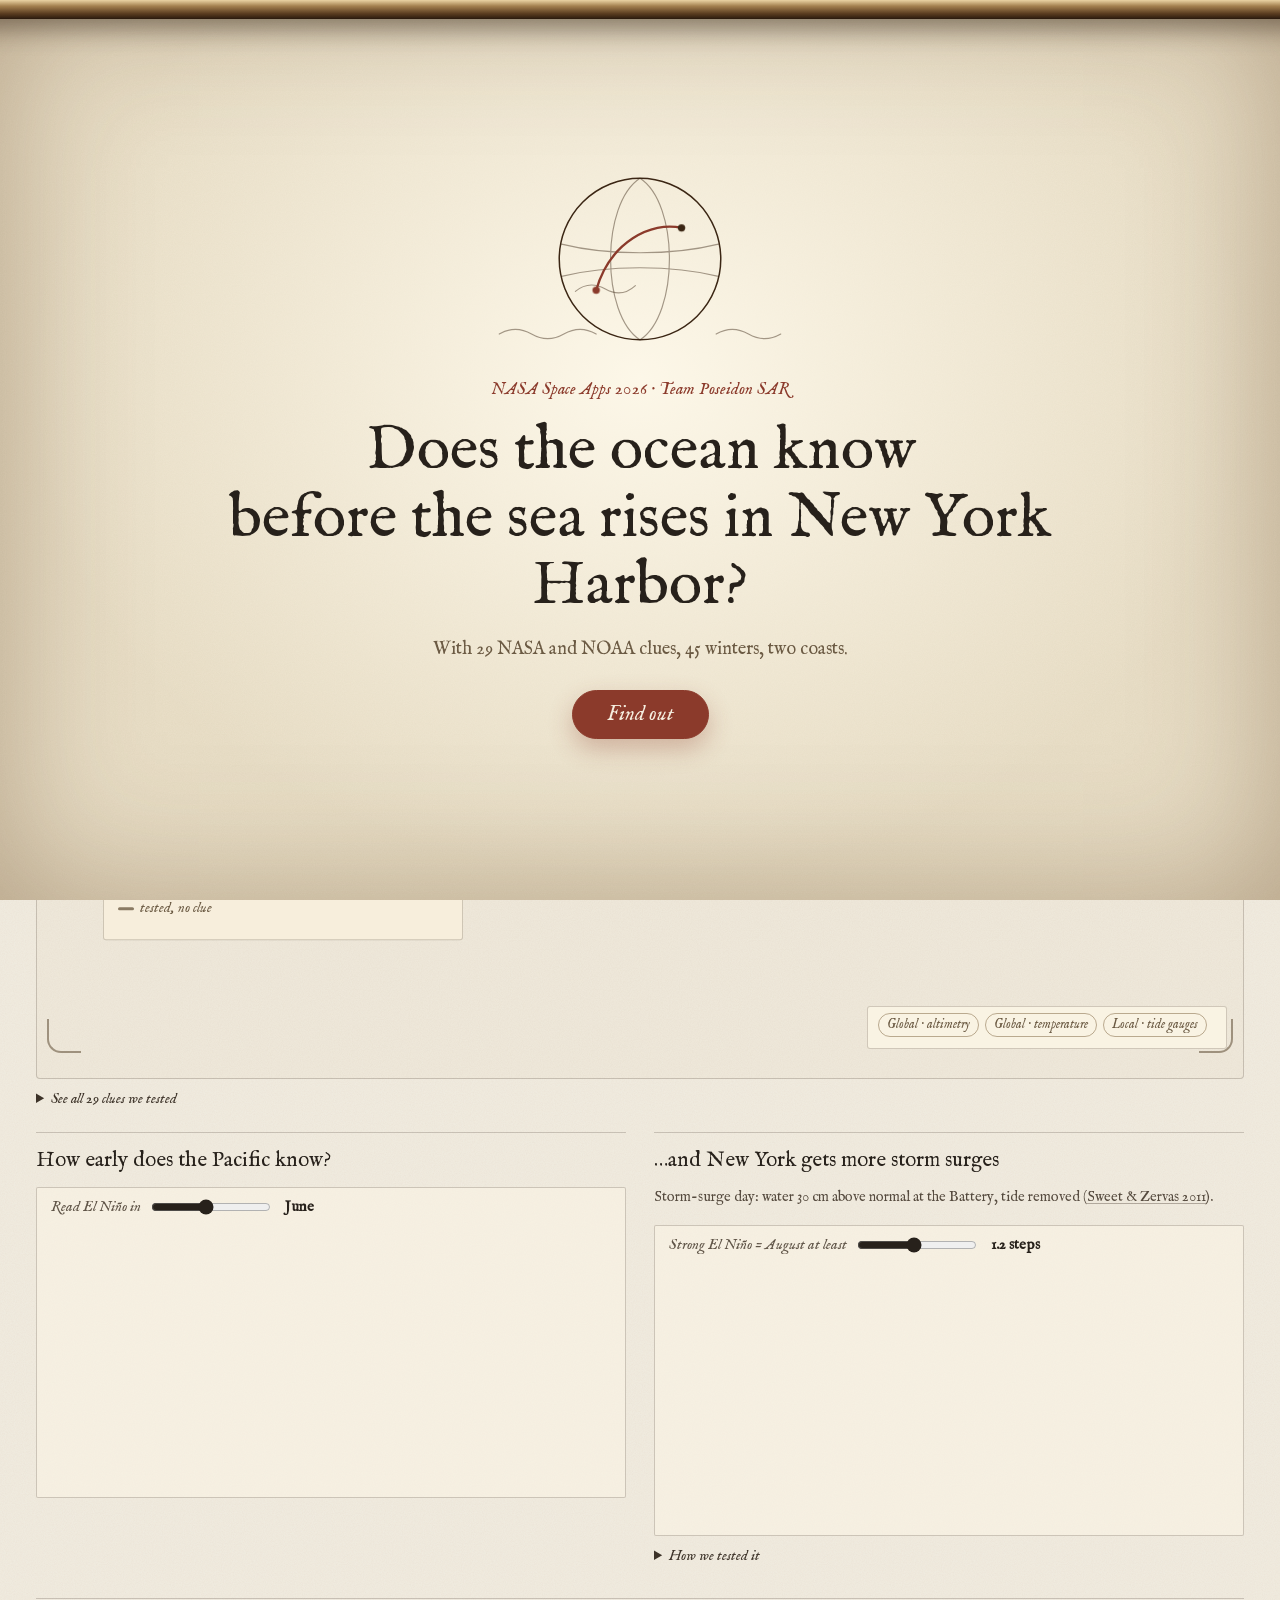
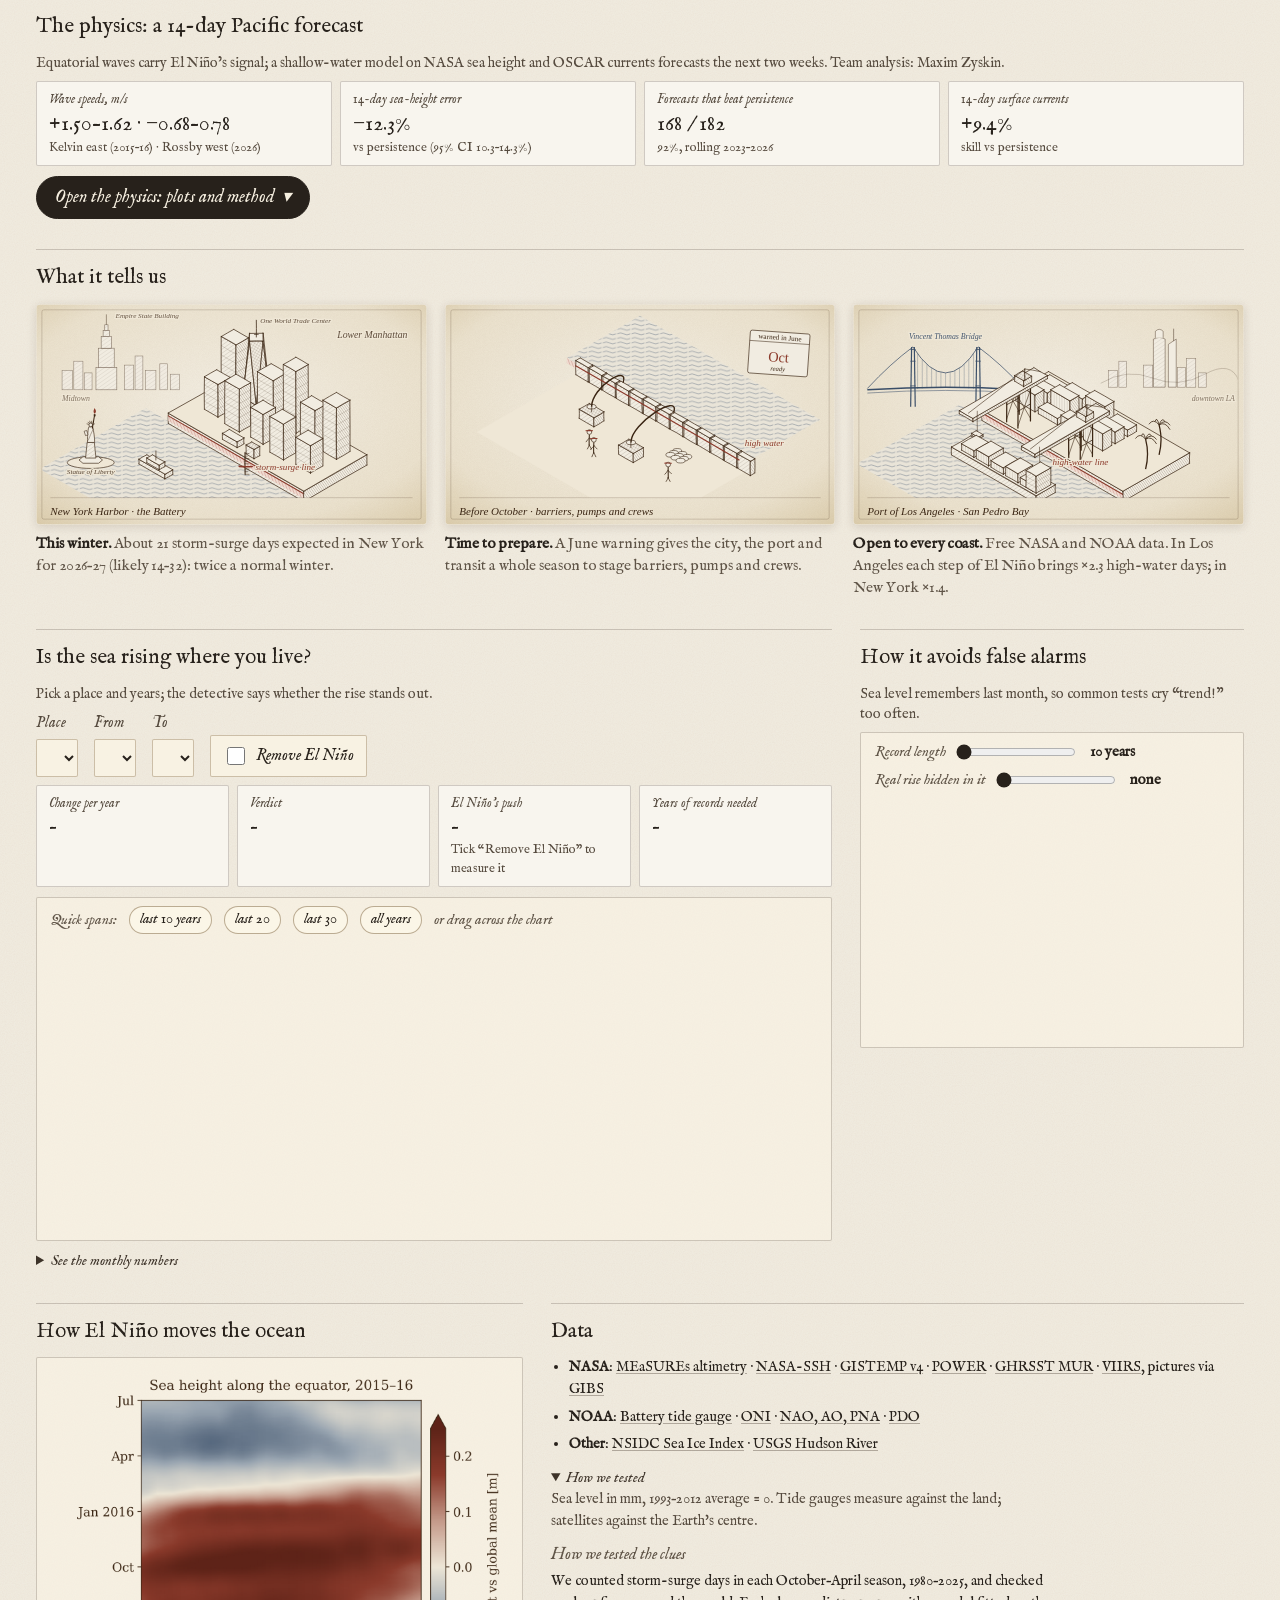
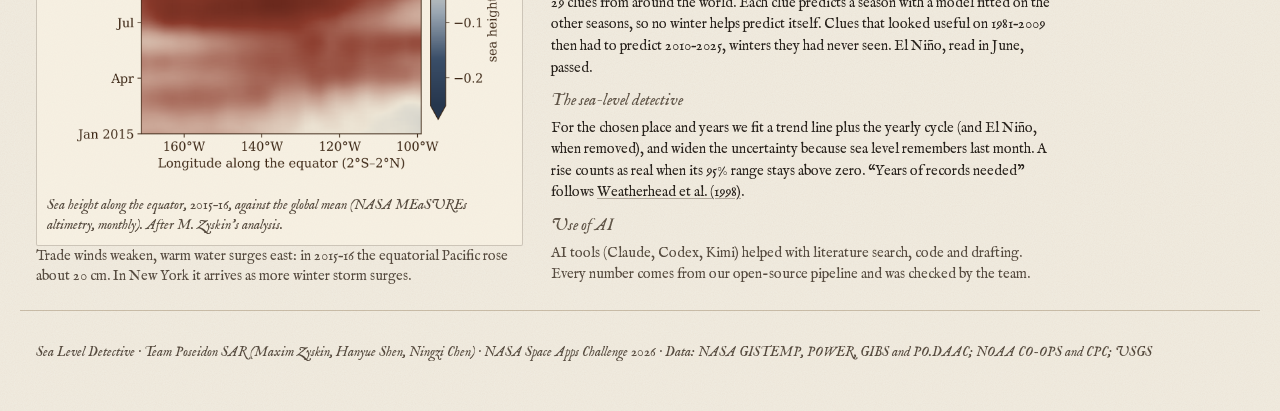
<file: index.html>
<!doctype html>
<html lang="en"><head><meta charset="utf-8"><title>Sea Level Detective</title>
<meta http-equiv="refresh" content="0; url=sea-level-detective/site/">
<link rel="canonical" href="sea-level-detective/site/"></head>
<body><a href="sea-level-detective/site/">Sea Level Detective</a></body></html>
</file>
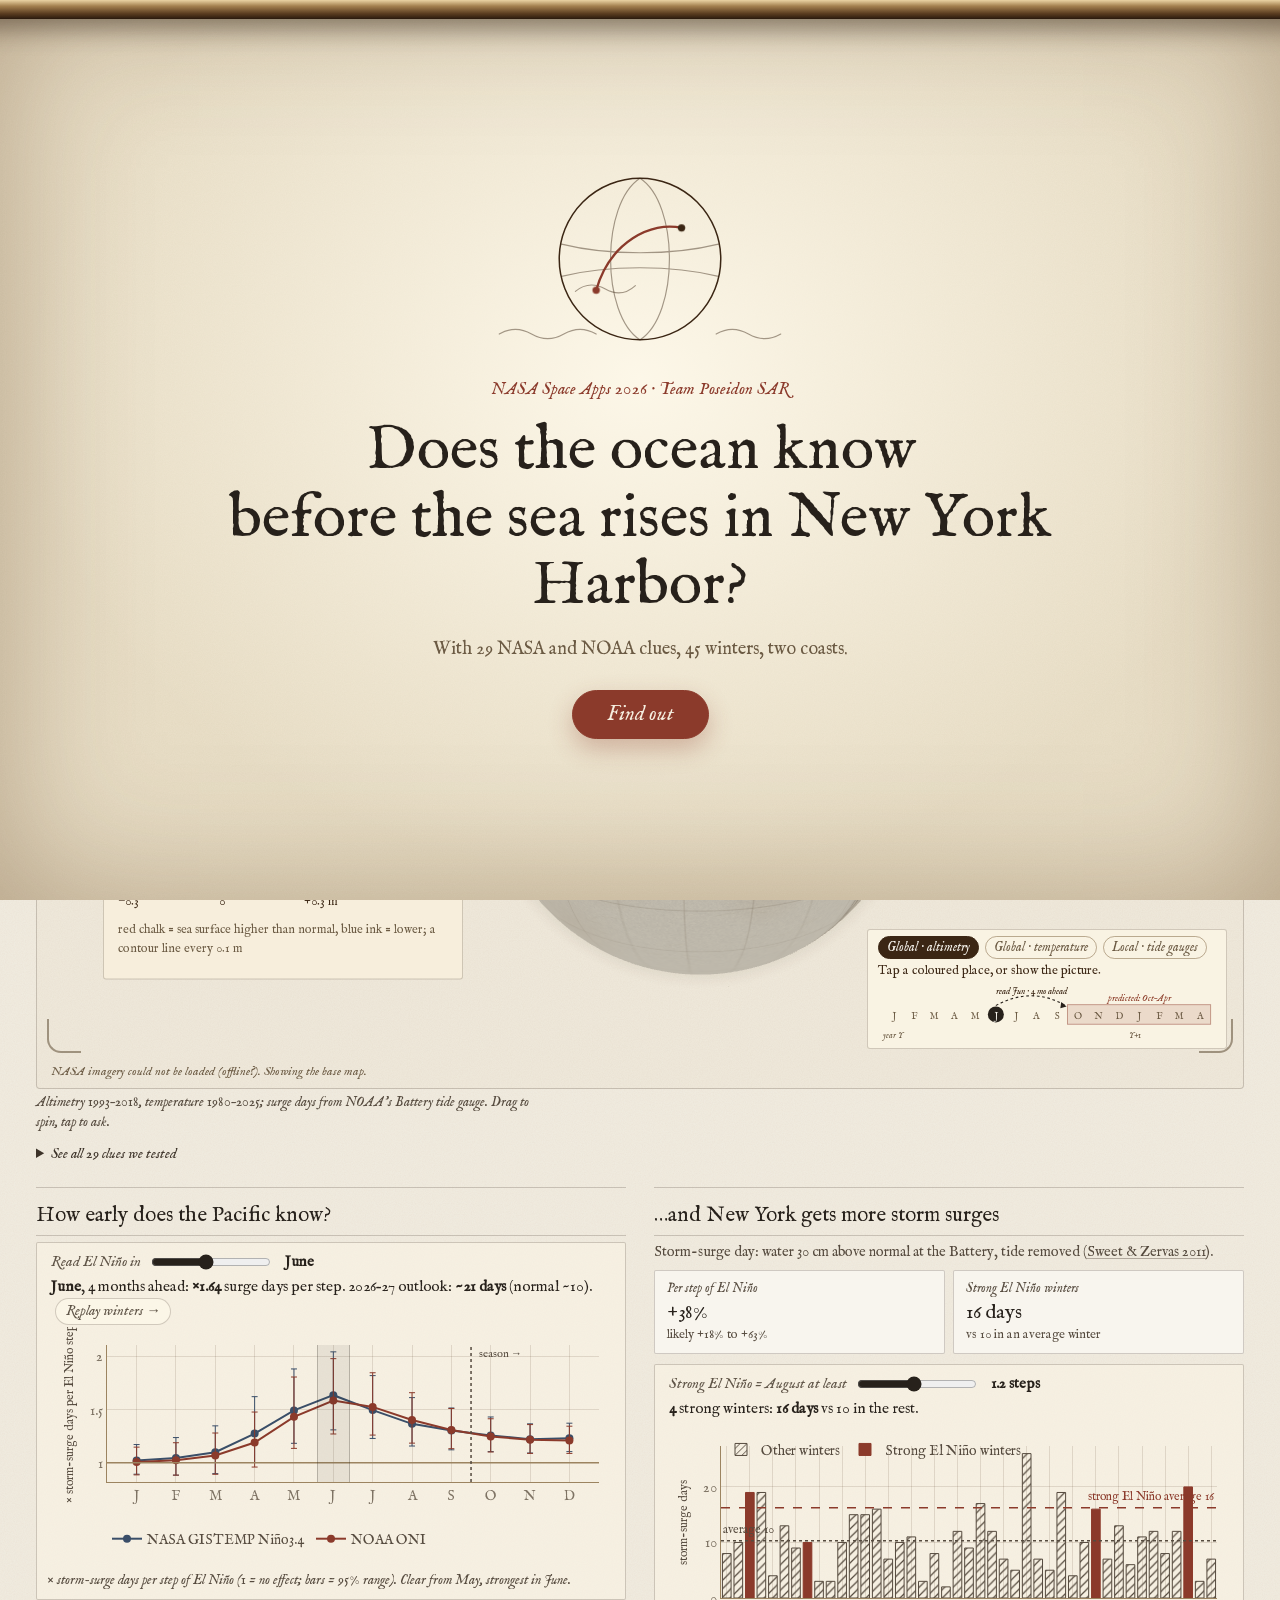
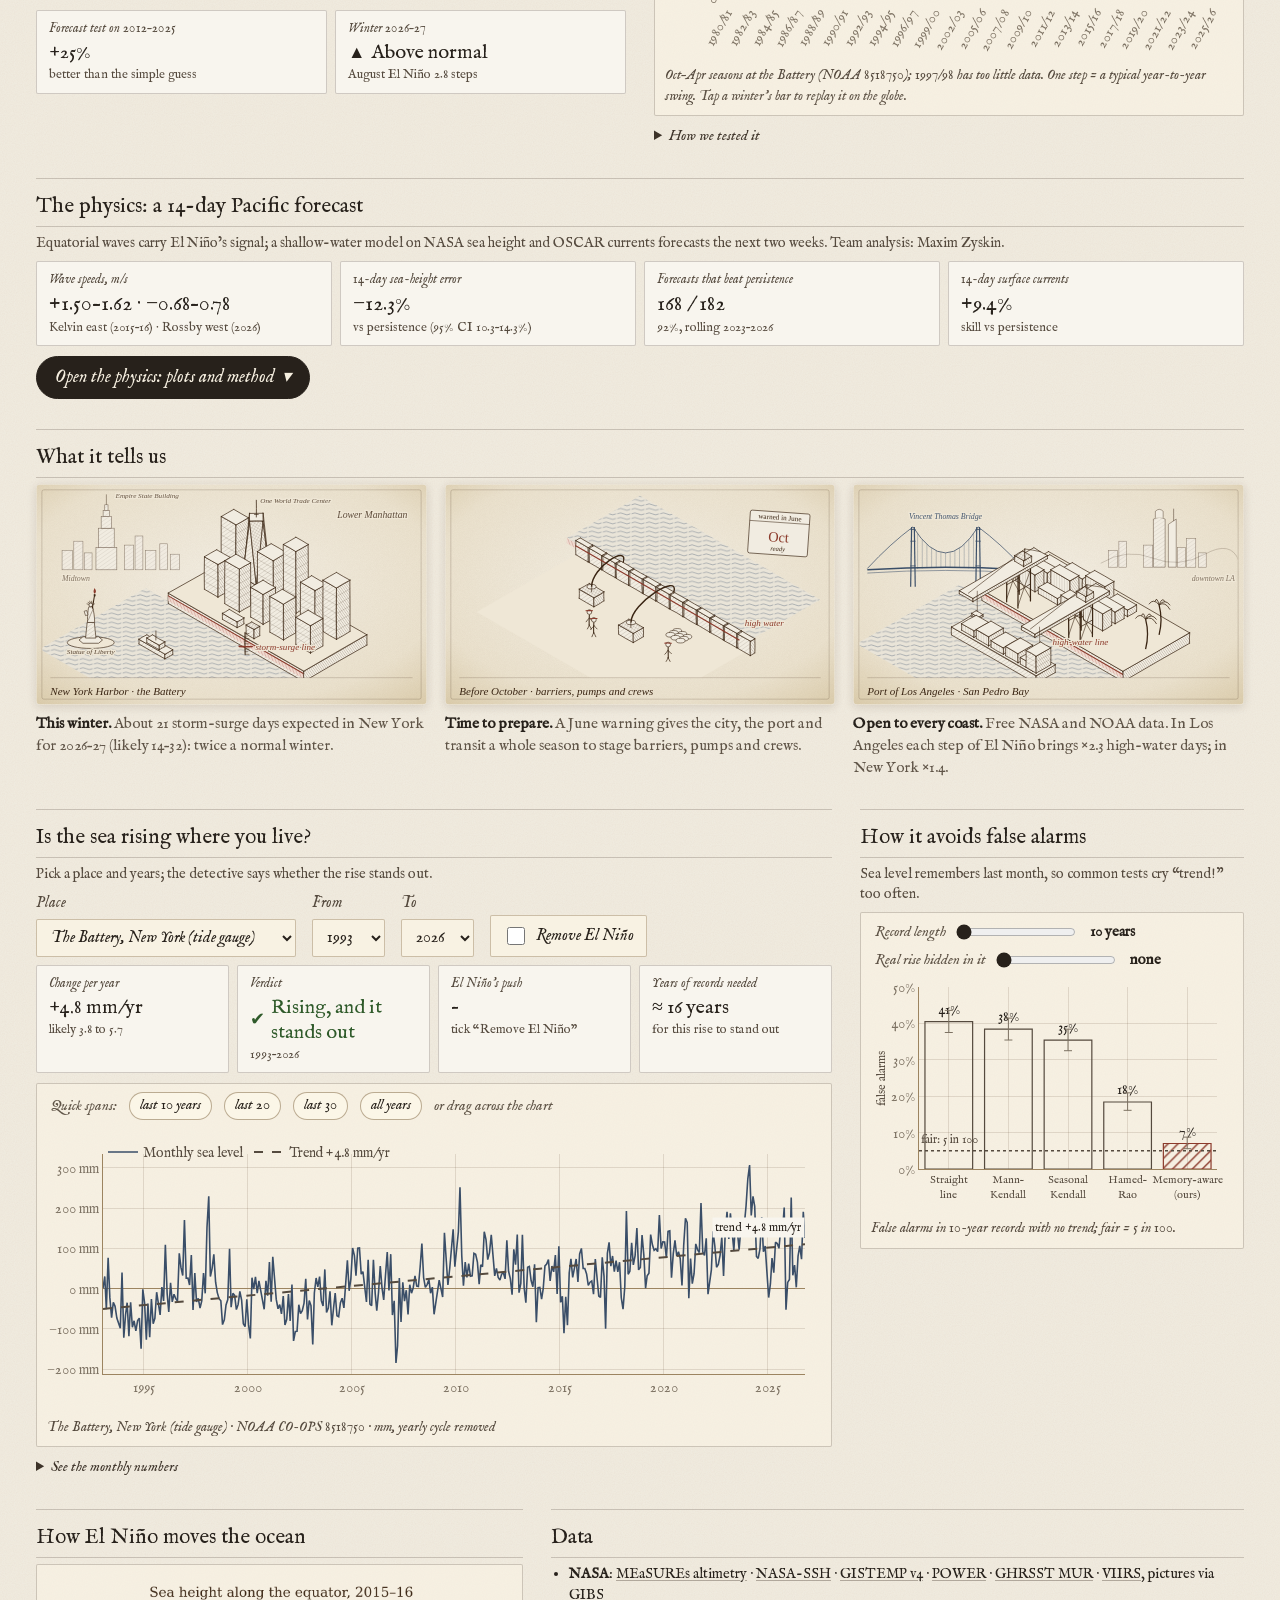
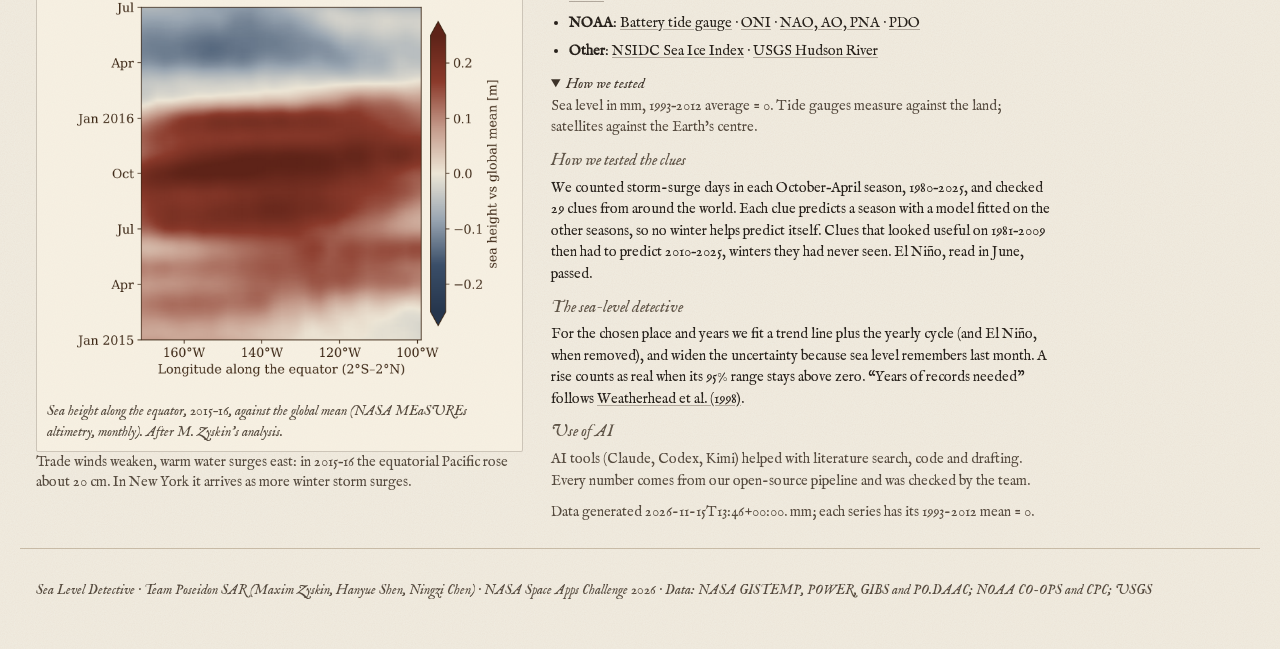
<file: sea-level-detective/site/index.html>
<!doctype html>
<html lang="en">
<head>
  <meta charset="utf-8">
  <meta name="viewport" content="width=device-width, initial-scale=1">
  <title>Sea Level Detective · Poseidon SAR</title>
  <meta name="description" content="Is sea level really rising where you live, or is it El Niño? A trend detective built on NASA satellite altimetry.">
  <link rel="stylesheet" href="style.css?v=20261115h">
  <link rel="stylesheet" href="manuscript.css?v=20261115i">
  <script src="vendor/plotly.min.js" defer></script>
  <script src="vendor/globe.gl.min.js" defer></script>
  <script type="module" src="app.js?v=20261115h"></script>
  <script type="module" src="manuscript.js?v=20261115h"></script>
  <noscript><style>.landing, .landing-roller { display: none !important; }</style></noscript>
</head>
<body>
<!-- Landing: a closed scroll with the question; "Find out" unrolls the page. Its own tiny script (not the app modules),
     so it can always open; without JavaScript it is never shown (noscript style in the head). -->
<div class="landing" id="landing" role="dialog" aria-modal="true" aria-labelledby="landing-title">
  <div class="landing-in">
    <svg class="l-sketch" viewBox="0 0 260 170" aria-hidden="true">
      <path pathLength="1" style="--d:.1s" d="M60 85a70 70 0 1 0 140 0a70 70 0 1 0-140 0"/>
      <path pathLength="1" style="--d:.5s" class="faint" d="M130 15c-34 22-34 118 0 140M130 15c34 22 34 118 0 140M62 72c40 10 96 10 136 0M62 100c40-10 96-10 136 0"/>
      <path pathLength="1" style="--d:.9s" class="faint" d="M74 113q12-10 26-2t26-3"/>
      <path pathLength="1" style="--d:1.2s" class="red" d="M92 112C104 70 140 52 166 58"/>
      <circle cx="92" cy="112" r="3.2" class="dot red"/><circle cx="166" cy="58" r="3.2" class="dot"/>
      <path pathLength="1" style="--d:1.6s" class="faint" d="M8 150q14-8 28 0t28 0t28 0M196 150q14-8 28 0t28 0"/>
    </svg>
    <p class="l-eyebrow">NASA Space Apps 2026 · Team Poseidon SAR</p>
    <h1 id="landing-title">Does the ocean know<br>before the sea rises in New York Harbor?</h1>
    <p class="l-sub">With 29 NASA and NOAA clues, 45 winters, two coasts.</p>
    <button type="button" id="landing-go">Find out</button>
  </div>
</div>
<div class="landing-roller" id="landing-roller" aria-hidden="true"></div>
<script>
(function () {
  var root = document.documentElement, L = document.getElementById("landing"), R = document.getElementById("landing-roller"),
      b = document.getElementById("landing-go"), calm = window.matchMedia && matchMedia("(prefers-reduced-motion: reduce)").matches;
  root.classList.add("landing-on");
  function go() {
    if (L.classList.contains("rolling")) return;
    window.scrollTo(0, 0);
    L.classList.add("rolling"); R.classList.add("rolling");
    setTimeout(function () { L.remove(); R.remove(); root.classList.remove("landing-on"); }, calm ? 250 : 1500);
  }
  b.addEventListener("click", go);
  setTimeout(function () { try { b.focus({ preventScroll: true }); } catch (e) {} }, 400);
})();
</script>
<header class="hero">
  <div class="wrap">
    <p class="eyebrow">NASA Space Apps 2026 · Be An Earth System Trend Detective!</p>
    <h1>Sea Level Detective</h1>
    <p class="team">by Team <b>Poseidon SAR</b> · Maxim Zyskin, Hanyue Shen and Ningzi Chen</p>
    <p class="team"><a href="slides.html">See the slides</a> · <a href="video30.html">▶ 30-second video</a> · <a href="video.html">▶ 1-minute video</a></p>
    <p class="lede">29 clues from around the Earth, one that works: in June, the tropical Pacific tells how many storm-surge days
      New York will get next winter.</p>
  </div>
</header>

<main class="wrap">
  <section id="world" aria-labelledby="world-title">
    <h2 id="world-title">Where on Earth is New York Harbor's winter written?</h2>
    <div class="globe-card">
      <div class="stage-head"><b>Of the Waters of New York</b><span id="hud-mode">Folio I · where the clue lies</span><span class="coast-switch" id="coast-switch" role="group" aria-label="Choose the coast"></span></div>
      <div class="globe-stage drawer-open nota-open" id="globe-stage">
        <div id="globe" role="img" aria-label="Rotating globe showing where on Earth data are linked to storm-surge days in New York Harbor"></div>
        <div class="hud" aria-hidden="true">
          <span class="c tl"></span><span class="c tr"></span><span class="c bl"></span><span class="c br"></span>
          
          <div class="hud-bl" id="hud-cursor">move the pen over the Earth</div>
        </div>

        <!-- what the globe is showing right now, and the temperature / altimetry switch -->
        <div class="globe-key" id="globe-key" aria-live="polite">
          <div class="gk-switch" id="gk-switch" role="group" aria-label="Show sea height or temperature">
            <button type="button" data-src="ssh">Global · altimetry</button><button type="button" data-src="sst">Global · temperature</button><button type="button" data-src="local">Local · tide gauges</button>
          </div>
          <div class="gk-text" id="gk-text"></div>
        </div>

        <!-- the three ways in: a rail of folio marks; each opens its own sidebar -->
        <nav class="rail" aria-label="Ways to explore the globe">
          <button type="button" class="rail-btn" id="tab-signal" aria-pressed="true"><span class="rail-num">I</span><span class="rail-txt">Find the clue</span></button>
          <button type="button" class="rail-btn" id="tab-winter" aria-pressed="false"><span class="rail-num">II</span><span class="rail-txt">Test a winter</span></button>
        </nav>

        <aside class="drawer" id="drawer" aria-label="Controls">
          <header class="drawer-head"><span id="drawer-title">Find the clue</span>
            <button type="button" class="pop-close" id="drawer-close" aria-label="Close this panel">×</button></header>
          <div class="drawer-body">

      <div class="globe-controls" id="panel-signal">
        <button id="globe-best" type="button" class="primary">★ Show me the best clue</button>
        <button id="globe-next" type="button">Next clue ›</button>
        <button id="globe-play" type="button" aria-pressed="false">▶ Play the months</button>
        <label class="globe-month">Read in
          <input type="range" id="globe-month" min="1" max="12" step="1" value="6" aria-describedby="globe-month-label">
        </label>
        <strong id="globe-month-label"></strong>
        <div class="pic-row">
          <span class="presets" id="pic-moments"></span>
        </div>
        <div class="nasa-legend" id="pic-legend" hidden></div>
        <div class="globe-legend" id="legend-signal">
          <span><i class="chip" style="background:#8b3a2b"></i><span id="lg-hi">warmer here → more storm-surge days in New York</span></span>
          <span><i class="chip" style="background:#3a4e68"></i><span id="lg-lo">cooler here → more storm-surge days</span></span>
          <span><i class="chip line" style="background:#a5462f"></i>proven clue, months ahead</span>
          <span><i class="chip line" style="background:#3b2614"></i>clue for the same month</span>
          <span><i class="chip line" style="background:#8a7a63"></i>tested, no clue</span>
        </div>
      </div>

      <!-- the former "See it from space" mode: no longer reachable from the rail; kept so its controls still initialise -->
      <div class="globe-controls" id="panel-nasa" hidden>
        <div class="presets" id="nasa-presets" aria-label="Jump to a moment"></div>
        <div class="layer-buttons" id="nasa-layers" role="group" aria-label="What the satellite shows">
          <button type="button" data-layer="sst">Sea temperature</button><button type="button" data-layer="ssh">Sea height</button><button type="button" data-layer="clouds">Clouds</button>
        </div>
        <button id="nasa-play" type="button" aria-pressed="false">▶ Play</button>
        <label class="globe-month">Date
          <input type="range" id="nasa-date" min="0" max="100" step="1" value="0" aria-describedby="nasa-date-label">
        </label>
        <strong id="nasa-date-label"></strong>
        <div class="nasa-legend" id="nasa-legend"></div>
      </div>

      <div class="globe-controls" id="panel-winter" hidden>
        <button id="winter-prev" type="button" aria-label="Previous winter">◀</button>
        <label class="globe-month winter-range">Winter
          <input type="range" id="winter-year" min="0" max="10" step="1" value="0" aria-describedby="winter-label">
        </label>
        <button id="winter-next" type="button" aria-label="Next winter">▶</button>
        <button id="winter-play" type="button" aria-pressed="false">▶ Play</button>
        <strong id="winter-label"></strong>
        <div id="wl-slot" class="wl-slot"></div>
        <span class="winter-note" id="winter-note"></span>
      </div>

          </div>
        </aside>

        <div class="nota-wrap" id="nota-wrap">
          <button type="button" class="pop-close" id="nota-close" aria-label="Close the note">×</button>
          <aside id="globe-info" class="globe-info" aria-live="polite"></aside>
        </div>
        <button type="button" class="nota-reopen" id="nota-reopen" aria-label="Show the note">§ Nota</button>
      </div>

      <!-- Test a winter: every winter at once, sliding up under the globe -->
      <div class="winter-sheet" id="winter-sheet" hidden>
        <div class="winter-timeline" id="winter-timeline"></div>
      </div>
      <div class="globe-status" id="nasa-status" aria-live="polite"></div>
    </div>
    <p class="caption" id="globe-caption"></p>

    <details class="table-view">
      <summary>See all 29 clues we tested</summary>
      <div id="world-table"></div>
    </details>
  </section>

  <!-- The evidence, laid out as a board of panels that sit side by side on wide screens:
       row 1 cause and effect (how early the Pacific knows / what New York gets), row 2 the sea-level detective and its test,
       row 3 the ocean mechanism and the data. -->
  <section class="board" aria-label="The evidence">
    <article class="panel span-6" id="lead-panel">
      <h2 class="panel-h">How early does the Pacific know?</h2>
      <figure class="chart-card">
        <div class="chart-ctrl">
          <label>Read El Niño in <input type="range" id="lead-month" min="1" max="12" step="1" value="6"></label>
          <b id="lead-month-l">June</b>
        </div>
        <div class="chart-readout" id="lead-readout" aria-live="polite"></div>
        <div id="lead-curve" class="chart short" role="img" aria-label="How early El Niño predicts the surge season, by month"></div>
        <figcaption class="caption" id="lead-caption"></figcaption>
      </figure>
      <div class="tiles tiles-2" id="lead-tiles" style="margin-top:10px"></div>
    </article>

    <article class="panel span-6" id="harbor" aria-labelledby="harbor-title">
      <h2 class="panel-h" id="harbor-title">…and New York gets more storm surges</h2>
      <p class="panel-lede">Storm-surge day: water 30 cm above normal at the Battery, tide removed
        (<a href="https://doi.org/10.1175/MWR-D-10-05043.1" target="_blank" rel="noopener">Sweet &amp; Zervas 2011</a>).</p>
      <div class="tiles tiles-2" id="ntr-tiles"></div>
      <figure class="chart-card">
        <div class="chart-ctrl">
          <label>Strong El Niño = August at least <input type="range" id="ntr-thr" min="0.5" max="2" step="0.1" value="1.2"></label>
          <b id="ntr-thr-l">1.2 steps</b>
        </div>
        <div class="chart-readout" id="ntr-readout" aria-live="polite"></div>
        <div id="ntrchart" class="chart short" role="img" aria-label="Surge days per cool season at the Battery, strong El Niño winters highlighted"></div>
        <figcaption id="ntr-caption" class="caption"></figcaption>
      </figure>
      <details class="table-view"><summary>How we tested it</summary><p class="note" id="ntr-note"></p></details>
    </article>

  <article class="panel span-12" id="physics-panel" aria-labelledby="physics-title">
    <h2 class="panel-h" id="physics-title">The physics: a 14-day Pacific forecast</h2>
    <p class="panel-lede">Equatorial waves carry El Niño’s signal; a shallow-water model on NASA sea height and OSCAR currents forecasts the next two weeks. Team analysis: Maxim Zyskin.</p>
    <div class="tiles phys-tiles">
      <div class="tile"><div class="tile-label">Wave speeds, m/s</div><div class="tile-value">+1.50–1.62 · −0.68–0.78</div><div class="tile-sub">Kelvin east (2015–16) · Rossby west (2026)</div></div>
      <div class="tile"><div class="tile-label">14-day sea-height error</div><div class="tile-value">−12.3%</div><div class="tile-sub">vs persistence (95% CI 10.3–14.3%)</div></div>
      <div class="tile"><div class="tile-label">Forecasts that beat persistence</div><div class="tile-value">168 / 182</div><div class="tile-sub">92%, rolling 2023–2026</div></div>
      <div class="tile"><div class="tile-label">14-day surface currents</div><div class="tile-value">+9.4%</div><div class="tile-sub">skill vs persistence</div></div>
    </div>
    <details class="phys-more">
      <summary>Open the physics: plots and method</summary>
    <div class="phys-grid">
      <figure><img src="img/zy_rossby_hovmoller.png?v=2" alt="Hovmöller diagram of the symmetric off-equatorial sea-height residual, 3° to 8° north and south, January to November 2026: bands slope westward over time at the first-Rossby speed." loading="lazy">
        <figcaption>Westward-sloping sea-height bands follow the first-Rossby speed (2026).</figcaption></figure>
      <figure><img src="img/zy_komega.png?v=2" alt="Wavenumber–frequency power spectrum of the same residual: power concentrated near the n = 1 equatorial Rossby dispersion curve." loading="lazy">
        <figcaption>Wavenumber–frequency power sits on the n = 1 Rossby branch.</figcaption></figure>
      <figure><img src="img/zy_ssh_oscar.png?v=2" alt="Map of NASA sea-surface height anomaly over the tropical Pacific with OSCAR total surface-current arrows, late October 2026: high sea along the equator." loading="lazy">
        <figcaption>NASA sea height with OSCAR surface currents, the model’s starting state.</figcaption></figure>
    </div>
    <p class="note">Data: NASA-SSH sea height (0.5° weekly) and NASA SSH V1.1 with OSCAR V2 currents, 201 weekly states 2023–2026, 170°W–100°W, 10°S–10°N.
      The model forecasts only the dynamical change on top of today’s ocean; coefficients are fit on earlier windows only, with no future wind forcing.</p>
    </details>
  </article>

  <article class="panel span-12" id="tells-panel" aria-labelledby="tells-title">
    <h2 class="panel-h" id="tells-title">What it tells us</h2>
    <div class="plates">
      <figure>
        <img src="img/plate_ny.svg?v=2" alt="Pen-and-ink plate: New York Harbor at the Battery, lower-Manhattan towers with One World Trade Center, the Empire State Building in Midtown behind, the Statue of Liberty in the harbor, the tide gauge and its ruler, and a red-chalk storm-surge band on the quay wall." loading="lazy">
        <figcaption><b>This winter.</b> About 21 storm-surge days expected in New York for 2026–27 (likely 14–32): twice a normal winter.</figcaption>
      </figure>
      <figure>
        <img src="img/plate_prepare.svg?v=2" alt="Pen-and-ink plate: flood-barrier panels holding back high water, pumps with hoses over the barrier, sandbags and a crew, and a calendar leaf: warned in June, ready by October." loading="lazy">
        <figcaption><b>Time to prepare.</b> A June warning gives the city, the port and transit a whole season to stage barriers, pumps and crews.</figcaption>
      </figure>
      <figure>
        <img src="img/plate_la.svg?v=2" alt="Pen-and-ink plate: the Port of Los Angeles under the Vincent Thomas Bridge, the downtown skyline behind, gantry cranes over a container ship, container stacks, palms, and a red-chalk high-water line on the wharf." loading="lazy">
        <figcaption><b>Open to every coast.</b> Free NASA and NOAA data. In Los Angeles each step of El Niño brings ×2.3 high-water days; in New York ×1.4.</figcaption>
      </figure>
    </div>
  </article>

  <article class="panel span-8" id="explorer" aria-labelledby="explorer-title">
    <h2 class="panel-h" id="explorer-title">Is the sea rising where you live?</h2>
    <p class="panel-lede">Pick a place and years; the detective says whether the rise stands out.</p>
    <div class="controls" role="group" aria-label="Choose what to investigate">
      <label>Place
        <select id="region"></select>
      </label>
      <label>From
        <select id="start"></select>
      </label>
      <label>To
        <select id="end"></select>
      </label>
      <label class="toggle">
        <input type="checkbox" id="enso">
        <span>Remove El Niño</span>
      </label>
      <label id="index-choice-wrap" hidden>Index
        <select id="index-choice"></select>
      </label>
    </div>

    <div class="tiles" aria-live="polite">
      <div class="tile">
        <div class="tile-label">Change per year</div>
        <div class="tile-value" id="t-trend">–</div>
        <div class="tile-sub" id="t-ci"></div>
      </div>
      <div class="tile">
        <div class="tile-label">Verdict</div>
        <div class="tile-value verdict" id="t-verdict">–</div>
        <div class="tile-sub" id="t-p"></div>
      </div>
      <div class="tile">
        <div class="tile-label">El Niño's push</div>
        <div class="tile-value" id="t-enso">–</div>
        <div class="tile-sub" id="t-enso-sub">Tick “Remove El Niño” to measure it</div>
      </div>
      <div class="tile">
        <div class="tile-label">Years of records needed</div>
        <div class="tile-value" id="t-years">–</div>
        <div class="tile-sub" id="t-years-sub"></div>
      </div>
    </div>

    <figure class="chart-card">
      <div class="chart-ctrl" id="span-ctrl">
        <span>Quick spans:</span>
        <button type="button" data-span="10">last 10 years</button><button type="button" data-span="20">last 20</button>
        <button type="button" data-span="30">last 30</button><button type="button" data-span="all">all years</button>
        <em class="tap-hint">or drag across the chart</em>
      </div>
      <div id="chart" class="chart" role="img" aria-label="Monthly sea level with fitted trend"></div>
      <figcaption id="chart-caption" class="caption"></figcaption>
    </figure>
    <details class="table-view">
      <summary>See the monthly numbers</summary>
      <div id="table"></div>
    </details>
  </article>

  <article class="panel span-4" aria-labelledby="sig-title">
    <h2 class="panel-h" id="sig-title">How it avoids false alarms</h2>
    <p class="panel-lede">Sea level remembers last month, so common tests cry “trend!” too often.</p>
    <figure class="chart-card">
      <div class="chart-ctrl">
        <label>Record length <input type="range" id="e1-years" min="0" max="5" step="1" value="0"></label> <b id="e1-years-l">10 years</b>
        <label>Real rise hidden in it <input type="range" id="e1-trend" min="0" max="4" step="1" value="0"></label> <b id="e1-trend-l">none</b>
      </div>
      <div id="e1chart" class="chart short" role="img" aria-label="False alarm rate by test"></div>
      <figcaption id="e1-caption" class="caption"></figcaption>
    </figure>
  </article>

  <article class="panel span-5" id="pacific-panel" aria-labelledby="pacific-title">
    <h2 class="panel-h" id="pacific-title">How El Niño moves the ocean</h2>
    <figure class="img-card">
      <img class="plain" src="img/hovmoller_equator.png?v=2" alt="Sea height along the equator (2°S–2°N, 170°W–100°W) against the global mean, January 2015 to July 2016: rising from spring 2015, high (red chalk) across the whole band from mid-2015, strongest from September to December 2015, then below normal (blue ink) by spring 2016." loading="lazy">
      <figcaption class="caption">Sea height along the equator, 2015–16, against the global mean (NASA MEaSUREs altimetry, monthly). After M. Zyskin’s analysis.</figcaption>
    </figure>
    <p class="panel-lede" id="pacific-lede">Trade winds weaken, warm water surges east: in 2015–16 the equatorial Pacific rose about 20 cm.
      In New York it arrives as more winter storm surges.</p>
  </article>

  <article class="panel span-7" aria-labelledby="data-title">
    <h2 class="panel-h" id="data-title">Data</h2>
    <ul id="sources" class="plain sources-compact">
      <li><b>NASA</b>: <a href="https://podaac.jpl.nasa.gov/dataset/SEA_SURFACE_HEIGHT_ALT_GRIDS_L4_2SATS_5DAY_6THDEG_V_JPL1812" target="_blank" rel="noopener">MEaSUREs altimetry</a> ·
        <a href="https://doi.org/10.5067/NSREF-SG0V1" target="_blank" rel="noopener">NASA-SSH</a> ·
        <a href="https://data.giss.nasa.gov/gistemp/" target="_blank" rel="noopener">GISTEMP v4</a> ·
        <a href="https://power.larc.nasa.gov/" target="_blank" rel="noopener">POWER</a> ·
        <a href="https://podaac.jpl.nasa.gov/dataset/MUR25-JPL-L4-GLOB-v04.2" target="_blank" rel="noopener">GHRSST MUR</a> ·
        <a href="https://worldview.earthdata.nasa.gov/?l=VIIRS_SNPP_CorrectedReflectance_TrueColor" target="_blank" rel="noopener">VIIRS</a>, pictures via
        <a href="https://nasa-gibs.github.io/gibs-api-docs/" target="_blank" rel="noopener">GIBS</a></li>
      <li><b>NOAA</b>: <a href="https://tidesandcurrents.noaa.gov/stationhome.html?id=8518750" target="_blank" rel="noopener">Battery tide gauge</a> ·
        <a href="https://www.cpc.ncep.noaa.gov/products/analysis_monitoring/ensostuff/ONI_v5.php" target="_blank" rel="noopener">ONI</a> ·
        <a href="https://www.cpc.ncep.noaa.gov/data/teledoc/telecontents.shtml" target="_blank" rel="noopener">NAO, AO, PNA</a> ·
        <a href="https://www.ncei.noaa.gov/access/monitoring/pdo/" target="_blank" rel="noopener">PDO</a></li>
      <li><b>Other</b>: <a href="https://nsidc.org/data/g02135" target="_blank" rel="noopener">NSIDC Sea Ice Index</a> ·
        <a href="https://waterdata.usgs.gov/monitoring-location/USGS-01358000/" target="_blank" rel="noopener">USGS Hudson River</a></li>
    </ul>
    <details class="table-view" open>
      <summary>How we tested</summary>
      <div>
        <p class="note">Sea level in mm, 1993–2012 average = 0. Tide gauges measure against the land; satellites against the Earth's centre.</p>
        <h3>How we tested the clues</h3>
        <p>We counted storm-surge days in each October–April season, 1980–2025, and checked 29 clues from around the world. Each clue
          predicts a season with a model fitted on the other seasons, so no winter helps predict itself. Clues that looked useful on
          1981–2009 then had to predict 2010–2025, winters they had never seen. El Niño, read in June, passed.</p>
        <h3>The sea-level detective</h3>
        <p>For the chosen place and years we fit a trend line plus the yearly cycle (and El Niño, when removed), and widen the
          uncertainty because sea level remembers last month. A rise counts as real when its 95% range stays above zero.
          “Years of records needed” follows <a href="https://doi.org/10.1029/98JD00995" target="_blank" rel="noopener">Weatherhead et al. (1998)</a>.</p>
        <h3>Use of AI</h3>
        <p class="note">AI tools (Claude, Codex, Kimi) helped with literature search, code and drafting. Every number comes from our
          open-source pipeline and was checked by the team.</p>
      </div>
    </details>
    <p class="generated" id="generated"></p>
  </article>
  </section>
</main>
<button type="button" class="anim-master" id="anim-master" aria-pressed="true">❚❚ Pause the moving charts</button>
<footer class="wrap foot">Sea Level Detective · Team Poseidon SAR (Maxim Zyskin, Hanyue Shen, Ningzi Chen) · NASA Space Apps Challenge 2026 · Data: NASA GISTEMP, POWER, GIBS and PO.DAAC; NOAA CO-OPS and CPC; USGS</footer>
</body>
</html>
</file>
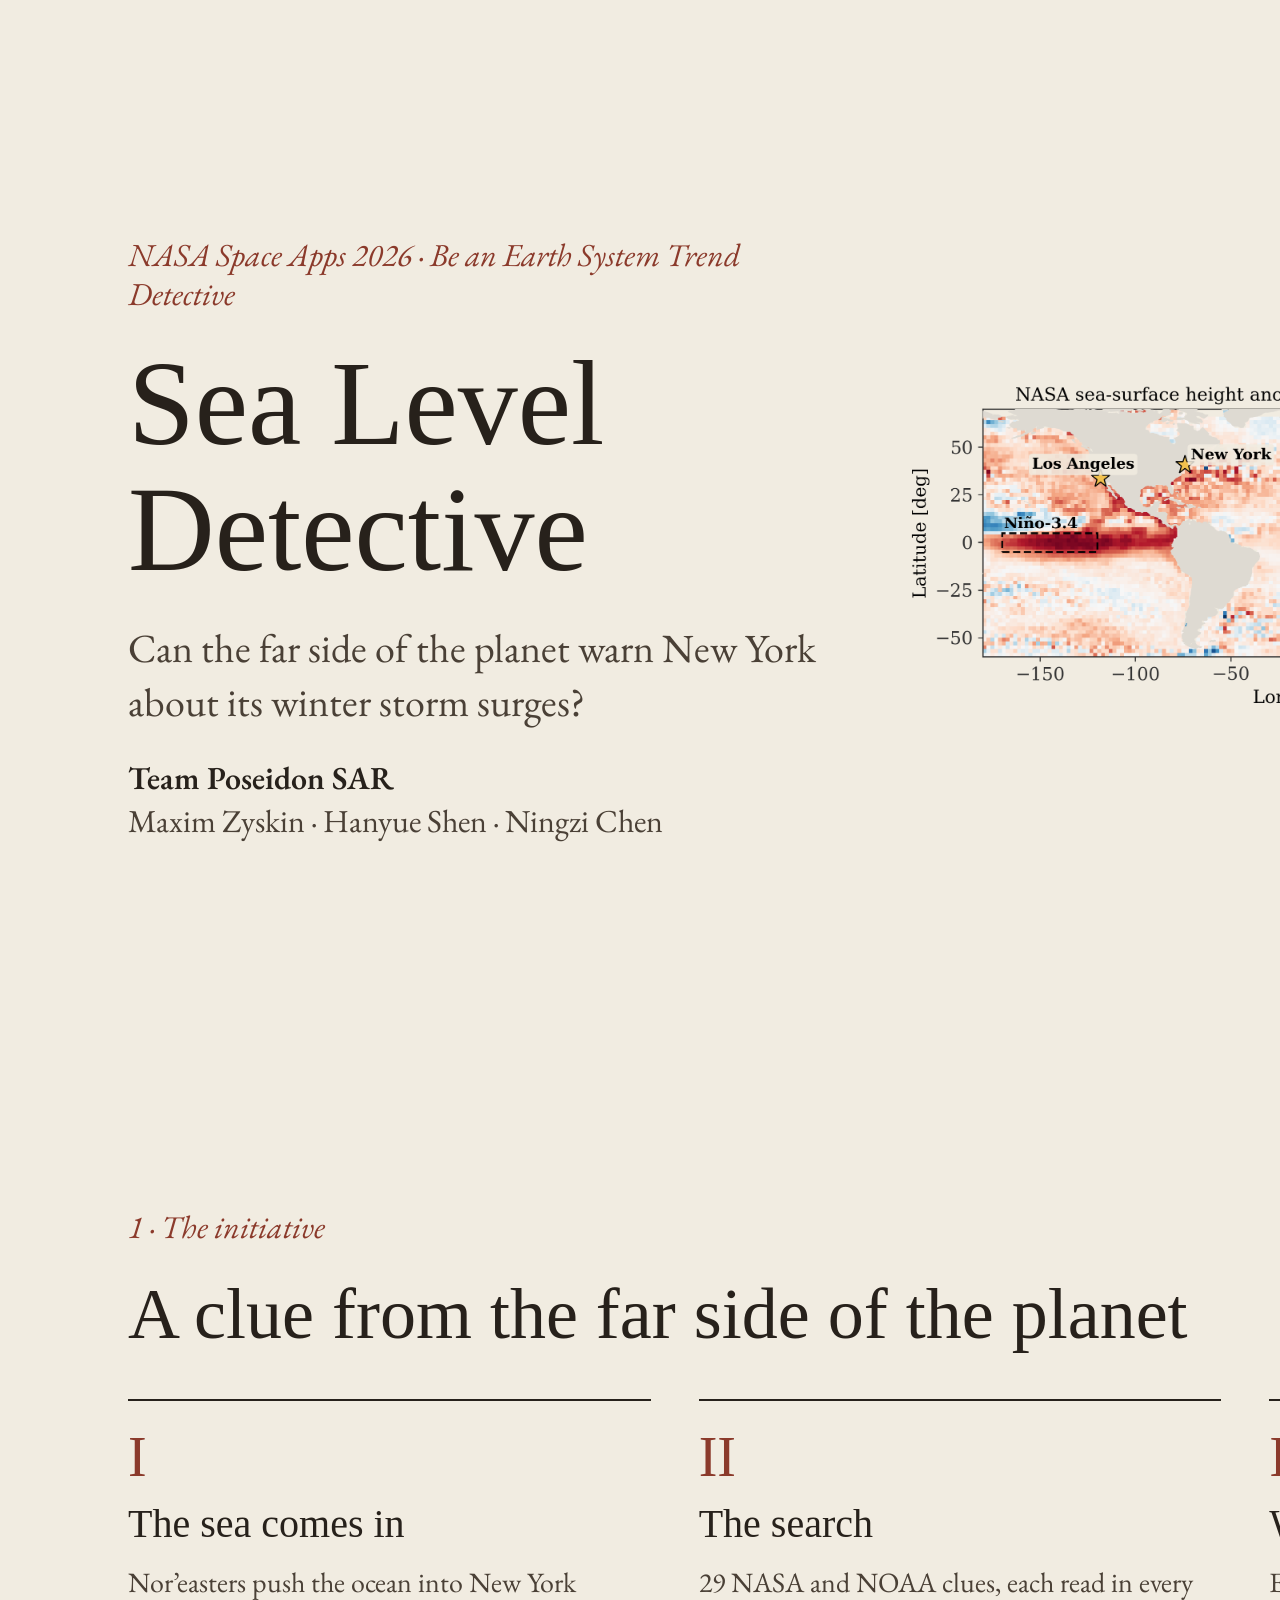
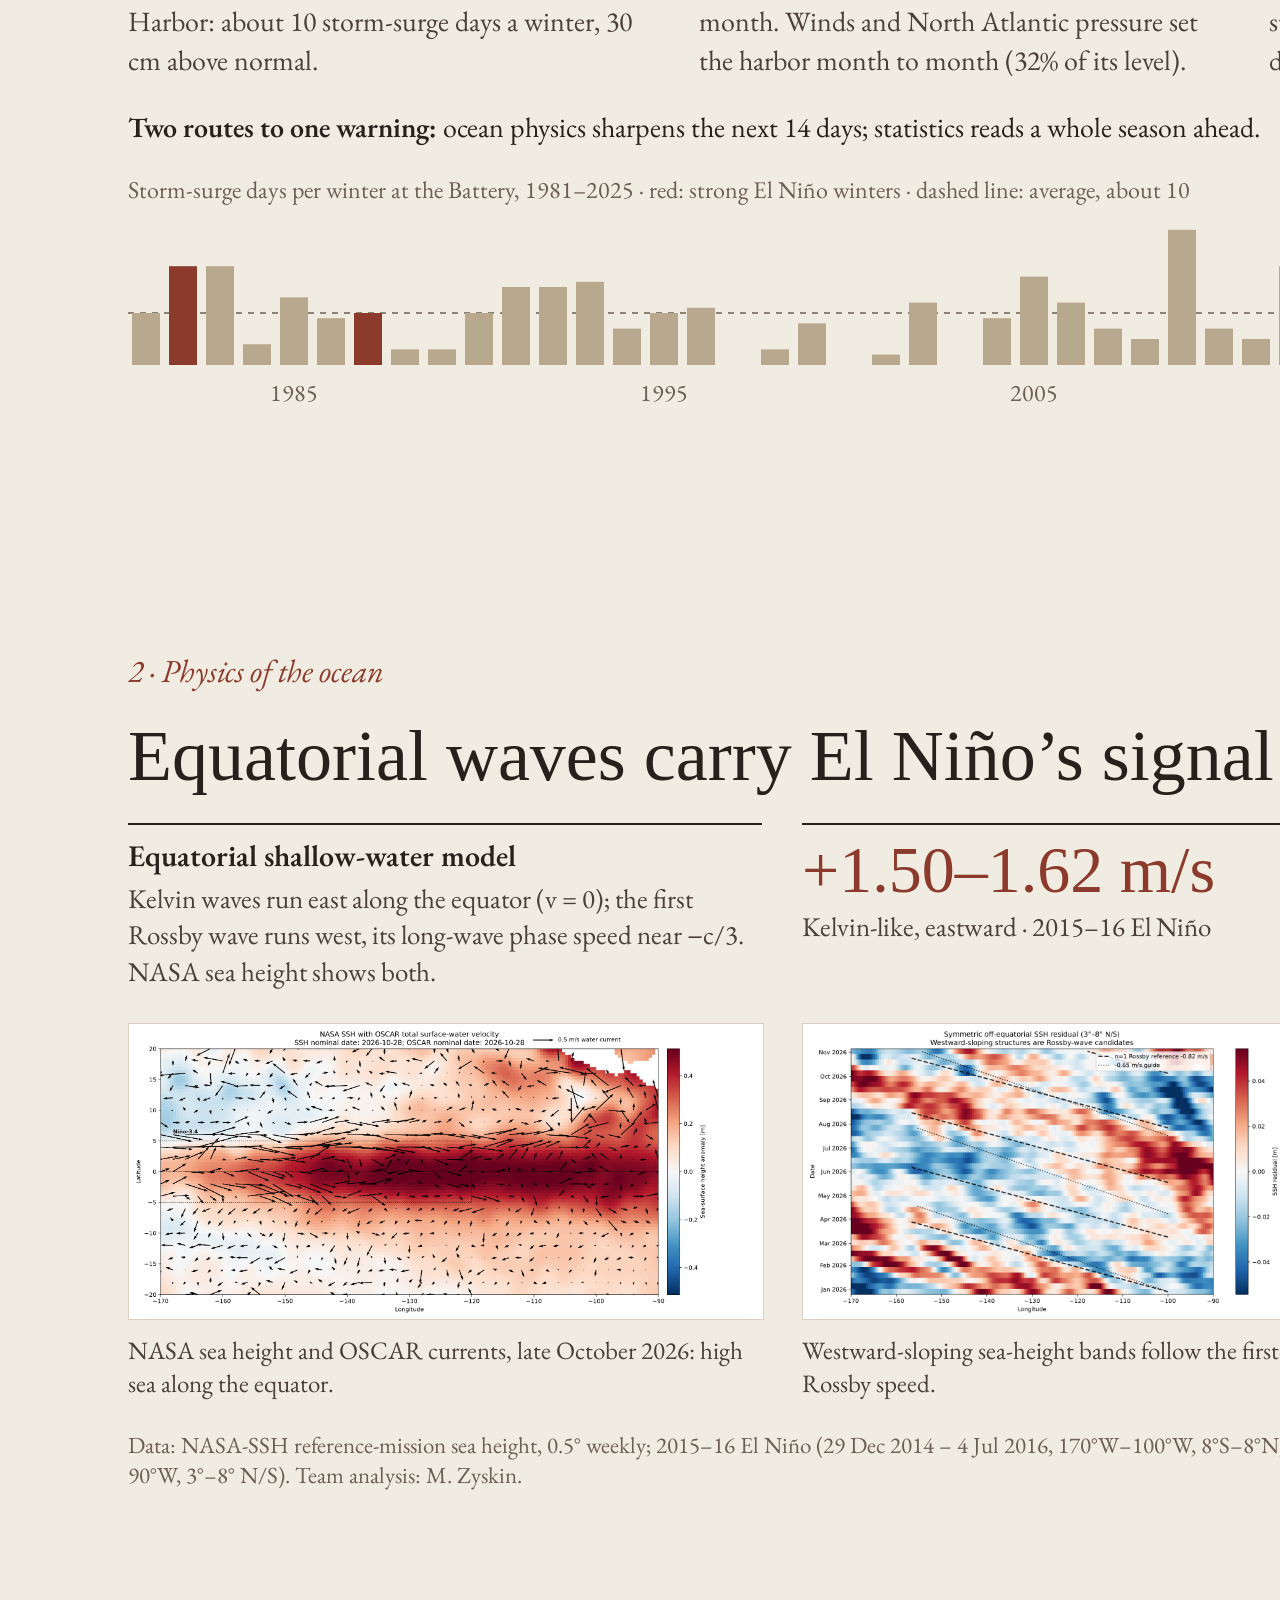
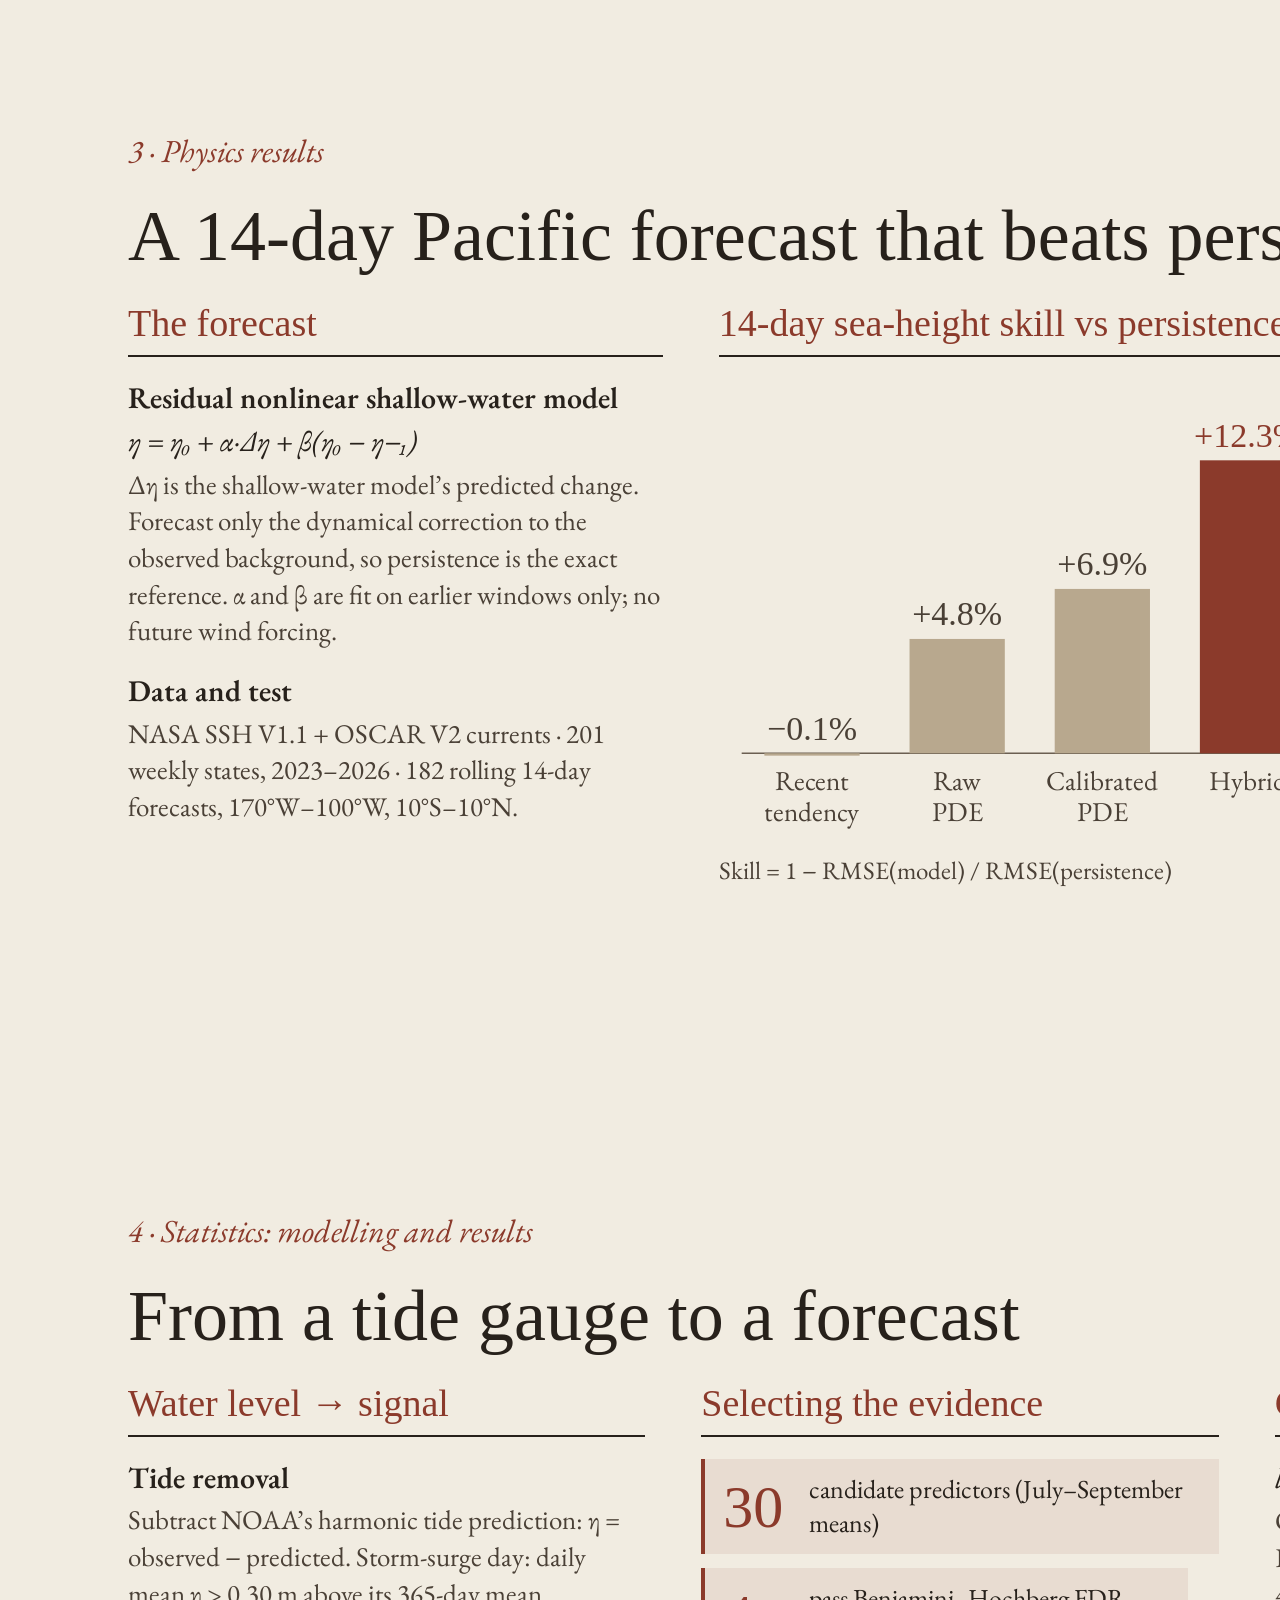
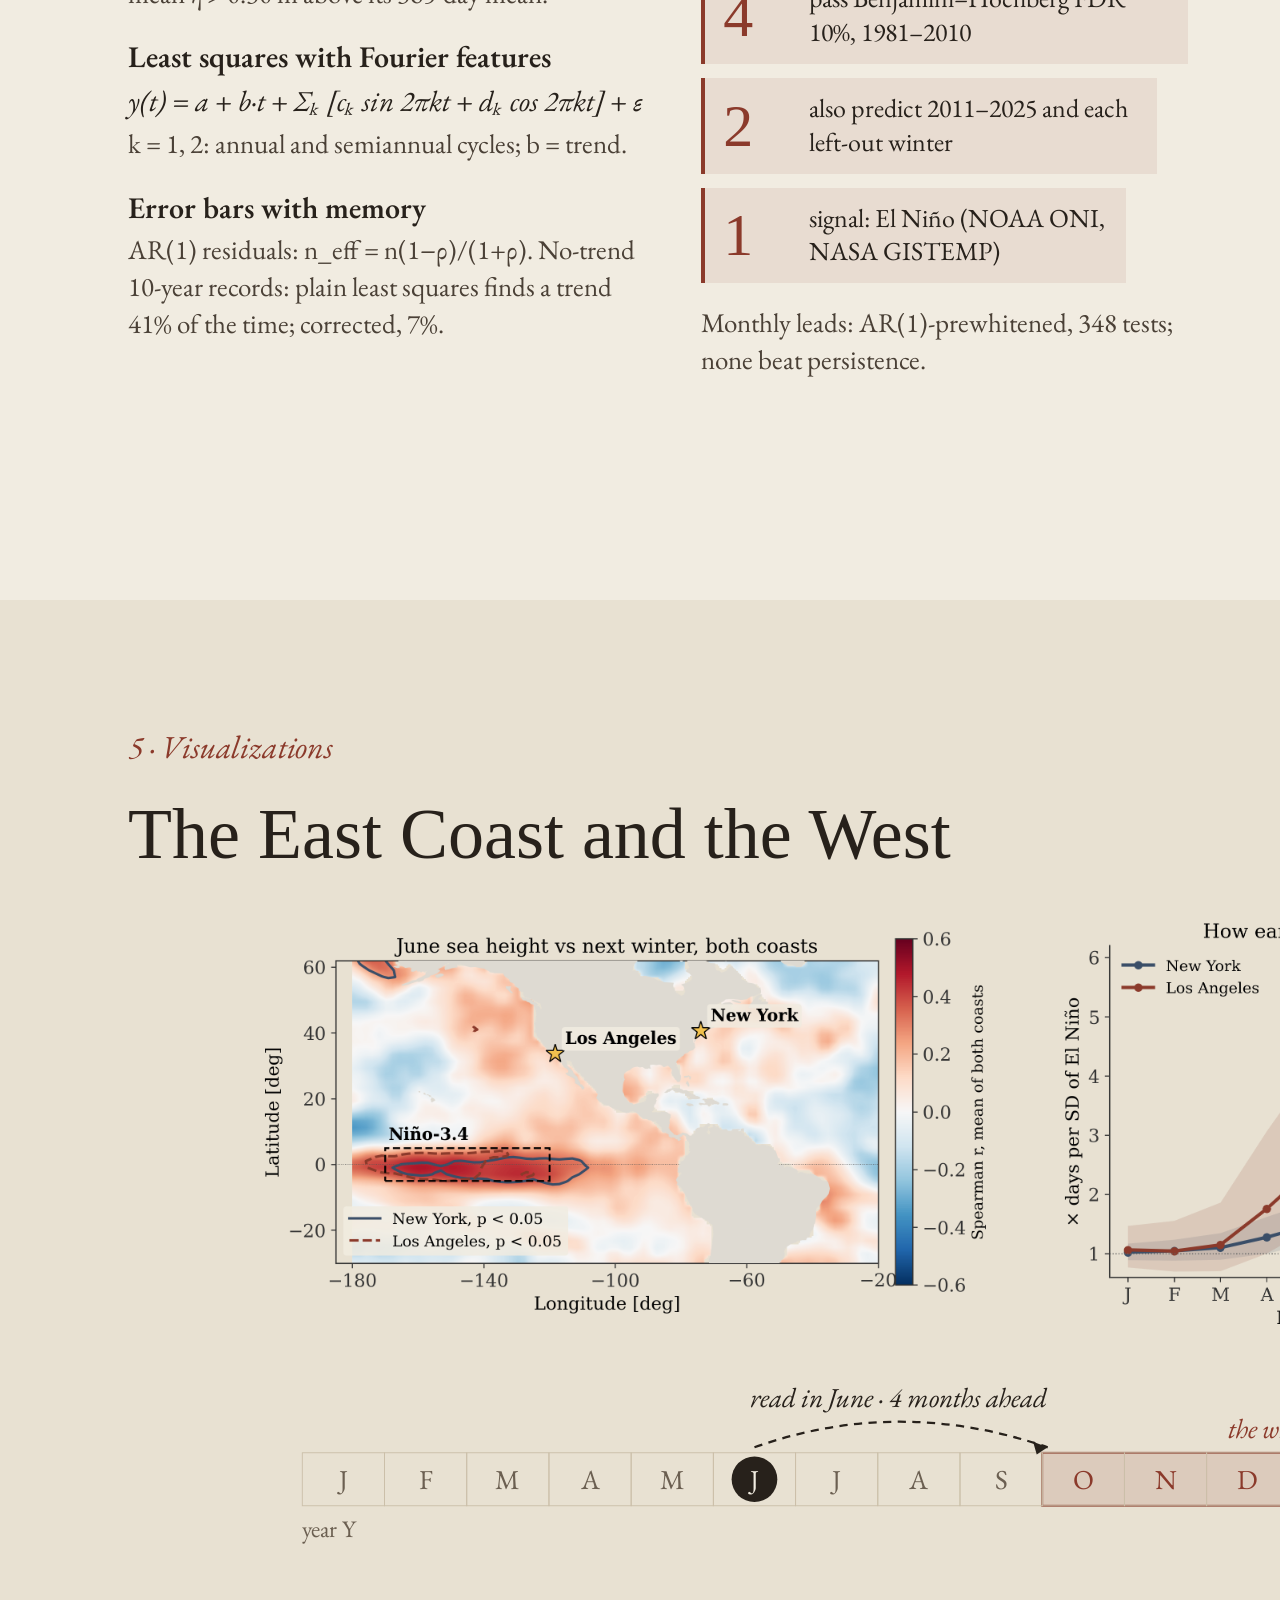
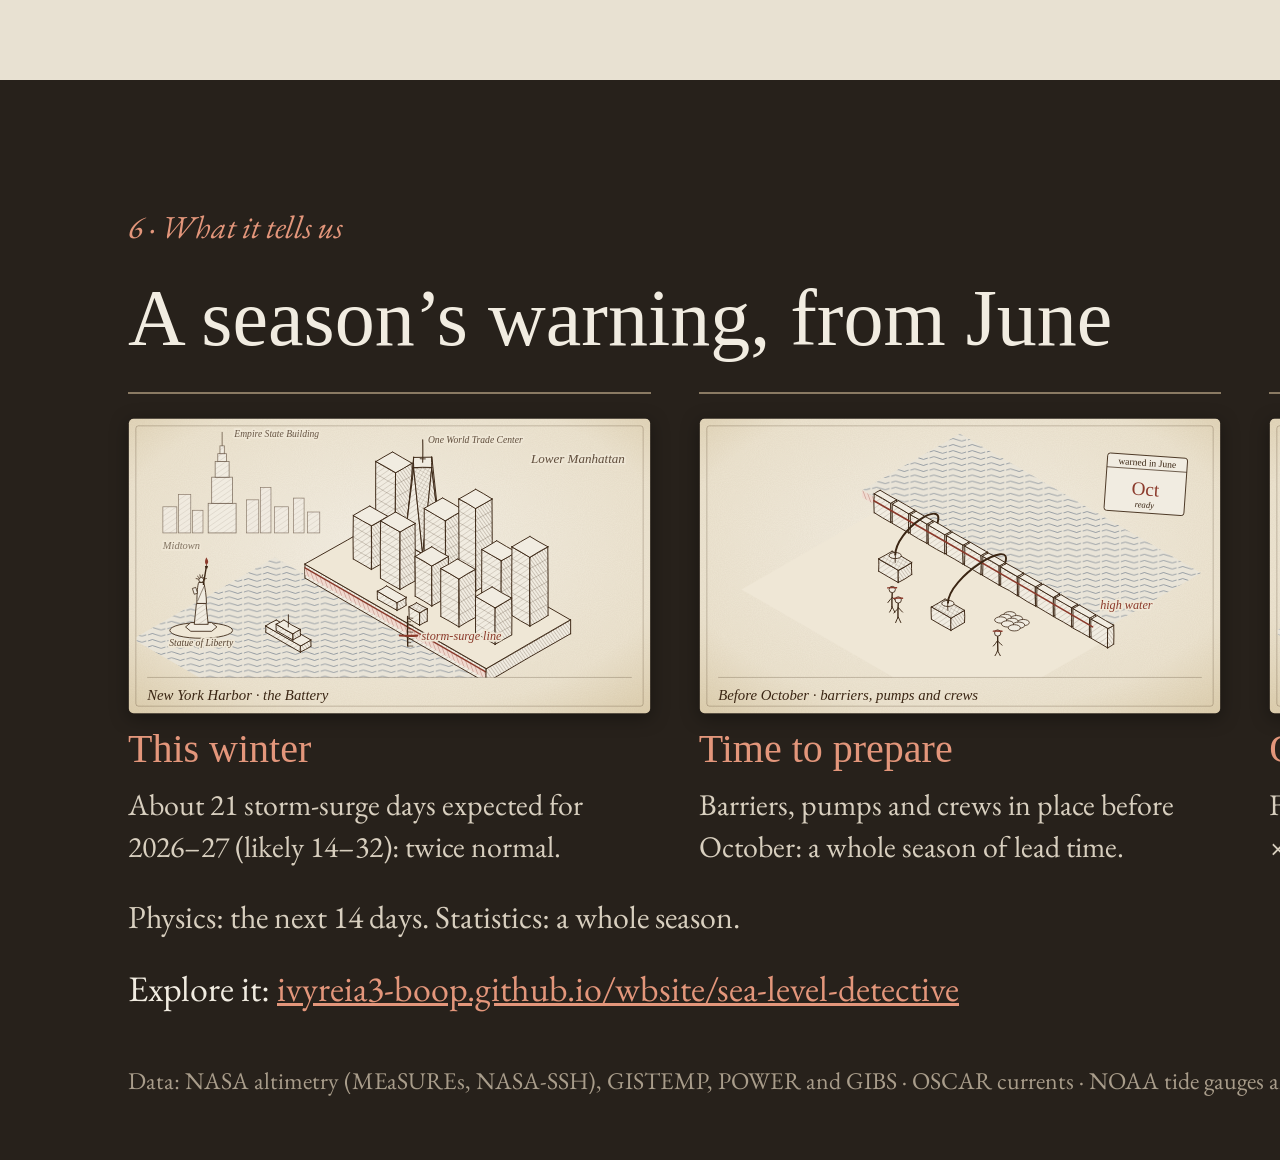
<file: sea-level-detective/deck/print/index.html>
<!doctype html><html><head><meta charset="utf-8">
<link rel="stylesheet" href="https://fonts.googleapis.com/css2?family=IM+Fell+English:ital@0;1&family=EB+Garamond:wght@400;600&display=swap">
<style>* { margin: 0 } @page { size: 1920px 1080px; margin: 0 } html, body { width: 1920px; } body { font: 32px/1.2 sans-serif; -webkit-print-color-adjust: exact; print-color-adjust: exact; }
h1 { font-size: 96px } h2 { font-size: 64px } body > section { width: 1920px; height: 1080px; overflow: hidden; box-sizing: border-box; position: relative; break-after: page; page-break-after: always; } aside { display: none !important }</style>
<link rel="stylesheet" href="deck.css"><style>.rise { animation: none !important; }</style></head><body>
<section id="cover" class="cover" data-transition="fade">
<div class="text">
<p class="eyebrow rise" style="--i:0">NASA Space Apps 2026 · Be an Earth System Trend Detective</p>
<h1 class="rise" style="--i:1">Sea Level Detective</h1>
<p class="lead rise" style="--i:2">Can the far side of the planet warn New York about its winter storm surges?</p>
<p class="team rise" style="--i:3"><b>Team Poseidon SAR</b><br>Maxim Zyskin · Hanyue Shen · Ningzi Chen</p>
</div>
<img class="fig rise" style="--i:2; width:900px; height:390px" src="fig_cover.png" alt="Map of NASA sea-surface height anomaly in November 2015, a strong El Niño: the equatorial Pacific is up to 30 cm high across the Niño-3.4 box, with New York and Los Angeles marked.">
<aside>We’re Team Poseidon SAR. Sea Level Detective asks one question: can the far side of the planet warn New York about its winter storm surges?</aside>
</section>
<section id="story" class="mx" data-transition="fade">
<p class="eyebrow rise" style="--i:0">1 · The initiative</p>
<h2 class="rise" style="--i:1">A clue from the far side of the planet</h2>
<div class="steps">
<div class="step rise" style="--i:2"><p class="k">I</p><h3>The sea comes in</h3><p class="tx">Nor’easters push the ocean into New York Harbor: about 10 storm-surge days a winter, 30 cm above normal.</p></div>
<div class="step rise" style="--i:3"><p class="k">II</p><h3>The search</h3><p class="tx">29 NASA and NOAA clues, each read in every month. Winds and North Atlantic pressure set the harbor month to month (32% of its level).</p></div>
<div class="step rise" style="--i:4"><p class="k">III</p><h3>What we found</h3><p class="tx">El Niño, read in June, foretells the whole season: strong El Niño winters bring 16 storm-surge days; an average winter brings 10.</p></div>
</div>
<p class="rise" style="--i:5; font-size:28px; line-height:1.35; color:var(--ink); margin:0"><b style="font-weight:600">Two routes to one warning:</b> ocean physics sharpens the next 14 days; statistics reads a whole season ahead.</p>
<div class="chart rise" style="--i:5"><p class="small" style="font-size:24px">Storm-surge days per winter at the Battery, 1981–2025 · red: strong El Niño winters · dashed line: average, about 10</p>
<svg style="width:1664px; height:190px" viewBox="0 0 1664 190" aria-label="Bar chart of storm-surge days per winter at the Battery, 1981 to 2025, averaging about 10; strong El Niño winters 1982, 1987, 2015 and 2023 in red, with 19, 10, 16 and 20 days"><line x1="0" y1="98.0" x2="1664" y2="98.0" stroke="#6b5f51" stroke-width="1.5" stroke-dasharray="6 6"/><rect x="4" y="98.0" width="28" height="52.0" fill="#b8a88e"/><rect x="41" y="51.2" width="28" height="98.8" fill="#8b3a2b"/><rect x="78" y="51.2" width="28" height="98.8" fill="#b8a88e"/><rect x="115" y="129.2" width="28" height="20.8" fill="#b8a88e"/><rect x="152" y="82.4" width="28" height="67.6" fill="#b8a88e"/><rect x="189" y="103.2" width="28" height="46.8" fill="#b8a88e"/><rect x="226" y="98.0" width="28" height="52.0" fill="#8b3a2b"/><rect x="263" y="134.4" width="28" height="15.6" fill="#b8a88e"/><rect x="300" y="134.4" width="28" height="15.6" fill="#b8a88e"/><rect x="337" y="98.0" width="28" height="52.0" fill="#b8a88e"/><rect x="374" y="72.0" width="28" height="78.0" fill="#b8a88e"/><rect x="411" y="72.0" width="28" height="78.0" fill="#b8a88e"/><rect x="448" y="66.8" width="28" height="83.2" fill="#b8a88e"/><rect x="485" y="113.6" width="28" height="36.4" fill="#b8a88e"/><rect x="522" y="98.0" width="28" height="52.0" fill="#b8a88e"/><rect x="559" y="92.8" width="28" height="57.2" fill="#b8a88e"/><rect x="633" y="134.4" width="28" height="15.6" fill="#b8a88e"/><rect x="670" y="108.4" width="28" height="41.6" fill="#b8a88e"/><rect x="744" y="139.6" width="28" height="10.4" fill="#b8a88e"/><rect x="781" y="87.6" width="28" height="62.4" fill="#b8a88e"/><rect x="855" y="103.2" width="28" height="46.8" fill="#b8a88e"/><rect x="892" y="61.6" width="28" height="88.4" fill="#b8a88e"/><rect x="929" y="87.6" width="28" height="62.4" fill="#b8a88e"/><rect x="966" y="113.6" width="28" height="36.4" fill="#b8a88e"/><rect x="1003" y="124.0" width="28" height="26.0" fill="#b8a88e"/><rect x="1040" y="14.8" width="28" height="135.2" fill="#b8a88e"/><rect x="1077" y="113.6" width="28" height="36.4" fill="#b8a88e"/><rect x="1114" y="124.0" width="28" height="26.0" fill="#b8a88e"/><rect x="1151" y="51.2" width="28" height="98.8" fill="#b8a88e"/><rect x="1188" y="129.2" width="28" height="20.8" fill="#b8a88e"/><rect x="1225" y="98.0" width="28" height="52.0" fill="#b8a88e"/><rect x="1262" y="66.8" width="28" height="83.2" fill="#8b3a2b"/><rect x="1299" y="113.6" width="28" height="36.4" fill="#b8a88e"/><rect x="1336" y="82.4" width="28" height="67.6" fill="#b8a88e"/><rect x="1373" y="118.8" width="28" height="31.2" fill="#b8a88e"/><rect x="1410" y="92.8" width="28" height="57.2" fill="#b8a88e"/><rect x="1447" y="87.6" width="28" height="62.4" fill="#b8a88e"/><rect x="1484" y="108.4" width="28" height="41.6" fill="#b8a88e"/><rect x="1521" y="87.6" width="28" height="62.4" fill="#b8a88e"/><rect x="1558" y="46.0" width="28" height="104.0" fill="#8b3a2b"/><rect x="1595" y="134.4" width="28" height="15.6" fill="#b8a88e"/><rect x="1632" y="113.6" width="28" height="36.4" fill="#b8a88e"/><text x="166" y="186" text-anchor="middle" font-size="24" fill="#6b5f51">1985</text><text x="536" y="186" text-anchor="middle" font-size="24" fill="#6b5f51">1995</text><text x="906" y="186" text-anchor="middle" font-size="24" fill="#6b5f51">2005</text><text x="1276" y="186" text-anchor="middle" font-size="24" fill="#6b5f51">2015</text><text x="1660" y="186" text-anchor="end" font-size="24" fill="#6b5f51">2025</text></svg></div>
<aside>Every winter, nor’easters push the ocean into New York Harbor; on about ten days a winter the Battery tide gauge reads 30 centimetres or more above normal. We went looking for an early warning anywhere on the planet: 29 clues from NASA and NOAA records, each read in every month of the year. One held up on winters it had never seen: El Niño in the tropical Pacific, read in June, four months before the stormy season.</aside>
</section>
<section id="physics" class="mx al" data-transition="fade">
<p class="eyebrow rise" style="--i:0">2 · Physics of the ocean</p>
<h2 class="rise" style="--i:1">Equatorial waves carry El Niño’s signal</h2>
<div class="g3 pg rise" style="--i:2">
<div class="mb"><p class="mh">Equatorial shallow-water model</p><p class="tx">Kelvin waves run east along the equator (v = 0); the first Rossby wave runs west, its long-wave phase speed near −c/3. NASA sea height shows both.</p></div>
<div class="stat"><p class="big">+1.50–1.62 m/s</p><p class="lab">Kelvin-like, eastward · 2015–16 El Niño</p></div>
<div class="stat"><p class="big">−0.68–0.78 m/s</p><p class="lab">Rossby-like, westward · 2026 check</p></div>
<img class="plot" src="zy_ssh_oscar.png" alt="Map of NASA sea-surface height anomaly over the tropical Pacific with OSCAR total surface-current arrows, late October 2026: high sea along the equator from 170°W to 90°W.">
<img class="plot" src="zy_rossby_hovmoller.png" alt="Hovmöller diagram of symmetric off-equatorial sea-height residual, 3° to 8° north and south, January to November 2026: bands sloping westward over time, with dashed guides at the first-Rossby speed.">
<img class="plot" src="zy_komega.png" alt="Wavenumber–frequency power spectrum of the same residual: power concentrated near the n = 1 equatorial Rossby dispersion curve.">
<p class="pcap">NASA sea height and OSCAR currents, late October 2026: high sea along the equator.</p>
<p class="pcap">Westward-sloping sea-height bands follow the first-Rossby speed.</p>
<p class="pcap">Wavenumber–frequency power sits on the n = 1 Rossby branch.</p>
</div>
<p class="pcap note rise" style="--i:3">Data: NASA-SSH reference-mission sea height, 0.5° weekly; 2015–16 El Niño (29 Dec 2014 – 4 Jul 2016, 170°W–100°W, 8°S–8°N, 80 maps) and a 2026 Rossby check (Jan–Nov, 170°W–90°W, 3°–8° N/S). Team analysis: M. Zyskin.</p>
<aside>Before the statistics, the physics. The equatorial ocean carries El Niño’s signal in waves: Kelvin waves run east along the equator and Rossby waves run west. NASA’s sea-height record shows both. In the 2015–16 El Niño the eastward signal moved at about 1.5 to 1.6 metres per second; this year’s westward Rossby signal moves at about 0.7 metres per second, and its power sits right on the theoretical Rossby branch.</aside>
</section>
<section id="physresults" class="mx al" data-transition="fade">
<p class="eyebrow rise" style="--i:0">3 · Physics results</p>
<h2 class="rise" style="--i:1">A 14-day Pacific forecast that beats persistence</h2>
<div class="cols3 pr">
<div class="c rise" style="--i:2">
<h3 class="ct">The forecast</h3>
<div class="mb"><p class="mh">Residual nonlinear shallow-water model</p><p class="eq">η = η₀ + α·Δη + β(η₀ − η₋₁)</p><p class="tx">Δη is the shallow-water model’s predicted change. Forecast only the dynamical correction to the observed background, so persistence is the exact reference. α and β are fit on earlier windows only; no future wind forcing.</p></div>
<div class="mb"><p class="mh">Data and test</p><p class="tx">NASA SSH V1.1 + OSCAR V2 currents · 201 weekly states, 2023–2026 · 182 rolling 14-day forecasts, 170°W–100°W, 10°S–10°N.</p></div>
</div>
<div class="c rise" style="--i:3">
<h3 class="ct">14-day sea-height skill vs persistence</h3>
<svg style="width:100%; height:auto" viewBox="0 0 560 400" aria-label="Bar chart of 14-day sea-height skill against persistence: recent tendency −0.1%, raw PDE +4.8%, calibrated PDE +6.9%, hybrid +12.3%"><line x1="20" y1="330" x2="540" y2="330" stroke="#6b5f51" stroke-width="1.5"/><rect x="40" y="330.0" width="84" height="2.1" fill="#b8a88e"/><text x="82" y="318.0" text-anchor="middle" font-size="30" font-family="IM Fell English, Georgia, serif" fill="#4a4036">−0.1%</text><text x="82" y="362" text-anchor="middle" font-size="24" fill="#4a4036">Recent</text><text x="82" y="390" text-anchor="middle" font-size="24" fill="#4a4036">tendency</text><rect x="168" y="229.2" width="84" height="100.8" fill="#b8a88e"/><text x="210" y="217.2" text-anchor="middle" font-size="30" font-family="IM Fell English, Georgia, serif" fill="#4a4036">+4.8%</text><text x="210" y="362" text-anchor="middle" font-size="24" fill="#4a4036">Raw</text><text x="210" y="390" text-anchor="middle" font-size="24" fill="#4a4036">PDE</text><rect x="296" y="185.1" width="84" height="144.9" fill="#b8a88e"/><text x="338" y="173.1" text-anchor="middle" font-size="30" font-family="IM Fell English, Georgia, serif" fill="#4a4036">+6.9%</text><text x="338" y="362" text-anchor="middle" font-size="24" fill="#4a4036">Calibrated</text><text x="338" y="390" text-anchor="middle" font-size="24" fill="#4a4036">PDE</text><rect x="424" y="71.7" width="84" height="258.3" fill="#8b3a2b"/><text x="466" y="59.7" text-anchor="middle" font-size="30" font-family="IM Fell English, Georgia, serif" fill="#8b3a2b">+12.3%</text><text x="466" y="362" text-anchor="middle" font-size="24" fill="#4a4036">Hybrid</text></svg>
<p class="pcap">Skill = 1 − RMSE(model) / RMSE(persistence)</p>
</div>
<div class="c rise" style="--i:4">
<h3 class="ct">Results</h3>
<div class="stat"><p class="big">+12.3%</p><p class="lab">lower sea-height error than persistence (95% CI +10.3% to +14.3%)</p></div>
<div class="stat"><p class="big">168 / 182</p><p class="lab">forecasts beat persistence (92%)</p></div>
<div class="stat"><p class="big">+9.4%</p><p class="lab">14-day surface-current skill</p></div>
</div>
</div>
<aside>The physics also forecasts. The model predicts only the dynamical change on top of what the ocean looks like now, so plain persistence is the fair benchmark. Over 182 rolling 14-day forecasts from 2023 to 2026, with no future winds, the hybrid forecast cuts sea-height error by 12.3 percent against persistence and wins 168 times out of 182; surface currents improve by 9.4 percent.</aside>
</section>
<section id="model" class="mx al" data-transition="fade">
<p class="eyebrow rise" style="--i:0">4 · Statistics: modelling and results</p>
<h2 class="rise" style="--i:1">From a tide gauge to a forecast</h2>
<div class="cols3 md">
<div class="c rise" style="--i:2">
<h3 class="ct">Water level → signal</h3>
<div class="mb"><p class="mh">Tide removal</p><p class="tx">Subtract NOAA’s harmonic tide prediction: η = observed − predicted. Storm-surge day: daily mean η &gt; 0.30 m above its 365-day mean.</p></div>
<div class="mb"><p class="mh">Least squares with Fourier features</p><p class="eq">y(t) = a + b·t + Σₖ [cₖ sin 2πkt + dₖ cos 2πkt] + ε</p><p class="tx">k = 1, 2: annual and semiannual cycles; b = trend.</p></div>
<div class="mb"><p class="mh">Error bars with memory</p><p class="tx">AR(1) residuals: n_eff = n(1−ρ)/(1+ρ). No-trend 10-year records: plain least squares finds a trend 41% of the time; corrected, 7%.</p></div>
</div>
<div class="c rise" style="--i:3">
<h3 class="ct">Selecting the evidence</h3>
<div class="fun">
<div class="fr" style="width:100%"><p class="n">30</p><p class="t">candidate predictors (July–September means)</p></div>
<div class="fr" style="width:94%"><p class="n">4</p><p class="t">pass Benjamini–Hochberg FDR 10%, 1981–2010</p></div>
<div class="fr" style="width:88%"><p class="n">2</p><p class="t">also predict 2011–2025 and each left-out winter</p></div>
<div class="fr" style="width:82%"><p class="n">1</p><p class="t">signal: El Niño (NOAA ONI, NASA GISTEMP)</p></div>
</div>
<div class="mb"><p class="tx">Monthly leads: AR(1)-prewhitened, 348 tests; none beat persistence.</p></div>
</div>
<div class="c rise" style="--i:4">
<h3 class="ct">Count model and results</h3>
<div class="mb"><p class="eq">log E[N(w)] = β₀ + β₁·w + β₂·x(w, m)</p><p class="tx">Quasi-Poisson fit to past winters, 1981–2025; x = El Niño read in June. Error per winter 3.8 days vs 4.6 for the trend alone; altimetry r = 0.43.</p></div>
<img class="fig" src="fig_poisson_col.png" alt="Past winters against June Niño-3.4 with the fitted quasi-Poisson curve and 95% band, New York above (×1.64 per SD, 42 winters) and Los Angeles below (×3.50 per SD, 45 winters). Filled dots: strong El Niño winters.">
</div>
</div>
</div>
<aside>Three steps. First, from water level to signal: NOAA’s harmonic tide prediction is subtracted, and a storm-surge day is a day 30 centimetres above the running yearly mean. For sea-level trends we fit least squares with Fourier features, annual and semiannual sine and cosine terms, and widen the error bars for the series’ memory: without that, a ten-year record with no trend shows one 41 percent of the time. Second, selecting the evidence: 30 candidate predictors, a false-discovery-rate test on 1981 to 2010, then the winters 2011 to 2025 and every left-out winter. Two survive, and both are El Niño, from two separate records. Third, a quasi-Poisson count model: El Niño read in June raises the expected storm-surge days 1.64 times per standard deviation, cuts the average error from 4.6 to 3.8 days, and NASA’s satellite sea height in the same Pacific box correlates at 0.43.</aside>
</section>
<section id="graphics" class="mx" data-transition="fade" style="background:#e8e1d2">
<p class="eyebrow rise" style="--i:0">5 · Visualizations</p>
<h2 class="rise" style="--i:1">The East Coast and the West</h2>
<div class="maps2">
<img class="fig rise" style="--i:2; width:760px; height:445px" src="fig_both_map.png" alt="One map for both coasts: June NASA sea height against next winter’s high-water days, mean of New York and Los Angeles, smoothed. A red band fills the Niño-3.4 box; New York’s p below 0.05 outline (solid) and Los Angeles’ (dashed) both sit inside it.">
<img class="fig rise" style="--i:3; width:630px; height:445px" src="fig_lead.png" alt="Line chart: how much each step of El Niño multiplies next winter’s high-water days, by the month Niño-3.4 is read. Both coasts are near 1 in January to March, rise from April and peak in June: New York ×1.64, Los Angeles ×3.51.">
</div>
<svg class="rise" style="--i:6; width:1520px; height:170px; align-self:center" viewBox="0 0 1664 186" aria-label="Timeline of one year and the next: El Niño is read in June, and the dashed arrow points four months ahead to the October to April winter it predicts"><rect x="922" y="84" width="630" height="58" fill="rgba(139,58,43,0.13)" stroke="#8b3a2b" stroke-width="2"/><rect x="112" y="84" width="90" height="58" fill="none" stroke="#cbbfa9" stroke-width="1"/><text x="157.0" y="124" text-anchor="middle" font-size="30" fill="#6b5f51">J</text><rect x="202" y="84" width="90" height="58" fill="none" stroke="#cbbfa9" stroke-width="1"/><text x="247.0" y="124" text-anchor="middle" font-size="30" fill="#6b5f51">F</text><rect x="292" y="84" width="90" height="58" fill="none" stroke="#cbbfa9" stroke-width="1"/><text x="337.0" y="124" text-anchor="middle" font-size="30" fill="#6b5f51">M</text><rect x="382" y="84" width="90" height="58" fill="none" stroke="#cbbfa9" stroke-width="1"/><text x="427.0" y="124" text-anchor="middle" font-size="30" fill="#6b5f51">A</text><rect x="472" y="84" width="90" height="58" fill="none" stroke="#cbbfa9" stroke-width="1"/><text x="517.0" y="124" text-anchor="middle" font-size="30" fill="#6b5f51">M</text><rect x="562" y="84" width="90" height="58" fill="none" stroke="#cbbfa9" stroke-width="1"/><rect x="652" y="84" width="90" height="58" fill="none" stroke="#cbbfa9" stroke-width="1"/><text x="697.0" y="124" text-anchor="middle" font-size="30" fill="#6b5f51">J</text><rect x="742" y="84" width="90" height="58" fill="none" stroke="#cbbfa9" stroke-width="1"/><text x="787.0" y="124" text-anchor="middle" font-size="30" fill="#6b5f51">A</text><rect x="832" y="84" width="90" height="58" fill="none" stroke="#cbbfa9" stroke-width="1"/><text x="877.0" y="124" text-anchor="middle" font-size="30" fill="#6b5f51">S</text><rect x="922" y="84" width="90" height="58" fill="none" stroke="#cbbfa9" stroke-width="1"/><text x="967.0" y="124" text-anchor="middle" font-size="30" fill="#8b3a2b">O</text><rect x="1012" y="84" width="90" height="58" fill="none" stroke="#cbbfa9" stroke-width="1"/><text x="1057.0" y="124" text-anchor="middle" font-size="30" fill="#8b3a2b">N</text><rect x="1102" y="84" width="90" height="58" fill="none" stroke="#cbbfa9" stroke-width="1"/><text x="1147.0" y="124" text-anchor="middle" font-size="30" fill="#8b3a2b">D</text><rect x="1192" y="84" width="90" height="58" fill="none" stroke="#cbbfa9" stroke-width="1"/><text x="1237.0" y="124" text-anchor="middle" font-size="30" fill="#8b3a2b">J</text><rect x="1282" y="84" width="90" height="58" fill="none" stroke="#cbbfa9" stroke-width="1"/><text x="1327.0" y="124" text-anchor="middle" font-size="30" fill="#8b3a2b">F</text><rect x="1372" y="84" width="90" height="58" fill="none" stroke="#cbbfa9" stroke-width="1"/><text x="1417.0" y="124" text-anchor="middle" font-size="30" fill="#8b3a2b">M</text><rect x="1462" y="84" width="90" height="58" fill="none" stroke="#cbbfa9" stroke-width="1"/><text x="1507.0" y="124" text-anchor="middle" font-size="30" fill="#8b3a2b">A</text><circle cx="607.0" cy="113.0" r="25" fill="#27211b"/><text x="607.0" y="124" text-anchor="middle" font-size="30" fill="#f1ece1">J</text><path d="M607.0 78 Q764.5 22 928 78" fill="none" stroke="#27211b" stroke-width="2.5" stroke-dasharray="9 7"/><path d="M928 78 l-16 -6 l4 14 z" fill="#27211b"/><text x="764.5" y="34" text-anchor="middle" font-size="30" font-style="italic" fill="#27211b">read in June · 4 months ahead</text><text x="1237.0" y="68" text-anchor="middle" font-size="30" font-style="italic" fill="#8b3a2b">the winter it predicts</text><text x="112" y="176" font-size="26" fill="#6b5f51">year Y</text><text x="1192" y="176" font-size="26" fill="#6b5f51">year Y+1</text></svg>
<aside>Both coasts, one map. The colour is where June sea height goes with the next winter’s high-water days, and the two outlines, New York solid and Los Angeles dashed, both sit in the Niño-3.4 box. The curves show the timing: for both coasts the warning is strongest when El Niño is read in June, four months ahead, and Los Angeles feels it twice as strongly.</aside>
</section>
<section id="society" class="dark society mx">
<p class="eyebrow rise" style="--i:0">6 · What it tells us</p>
<h2 class="rise" style="--i:1">A season’s warning, from June</h2>
<div class="cards">
<div class="card rise" style="--i:2"><img class="plate" src="plate_ny.svg" alt="Pen-and-ink plate: New York Harbor at the Battery, lower-Manhattan towers with One World Trade Center, the Empire State Building in Midtown behind, the Statue of Liberty in the harbor, the tide gauge and its ruler, and a red-chalk storm-surge band on the quay wall."><h3>This winter</h3><p class="tx">About 21 storm-surge days expected for 2026–27 (likely 14–32): twice normal.</p></div>
<div class="card rise" style="--i:3"><img class="plate" src="plate_prepare.svg" alt="Pen-and-ink plate: a line of flood-barrier panels holding back high water, pumps with hoses over the barrier, sandbags and a crew, and a calendar leaf: warned in June, ready by October."><h3>Time to prepare</h3><p class="tx">Barriers, pumps and crews in place before October: a whole season of lead time.</p></div>
<div class="card rise" style="--i:4"><img class="plate" src="plate_la.svg" alt="Pen-and-ink plate: the Port of Los Angeles under the Vincent Thomas Bridge, the downtown skyline behind, gantry cranes over a container ship, container stacks, palms, and a red-chalk high-water line on the wharf."><h3>Open to every coast</h3><p class="tx">Free NASA and NOAA data. Los Angeles: ×2.3 per step of El Niño (New York ×1.4).</p></div>
</div>
<p class="lead rise" style="--i:5; font-size:32px; margin:0">Physics: the next 14 days. Statistics: a whole season.</p>
<p class="link rise" style="--i:6">Explore it: <a href="https://ivyreia3-boop.github.io/wbsite/sea-level-detective/">ivyreia3-boop.github.io/wbsite/sea-level-detective</a></p>
<p class="foot">Data: NASA altimetry (MEaSUREs, NASA-SSH), GISTEMP, POWER and GIBS · OSCAR currents · NOAA tide gauges and climate indices · Team Poseidon SAR</p>
<aside>What does it mean for New York? This June’s El Niño reading is the strongest since 1980, so we expect about 21 storm-surge days this winter, twice a normal one. Knowing that in June gives emergency managers, the port and transit a whole season to stage barriers, pumps and crews. And because it uses free NASA and NOAA data, any coast can run the same test: on the West Coast it works even better, with each step of El Niño multiplying Los Angeles’s winter high-water days by about 2.3, because there El Niño lifts the whole winter’s sea level.</aside>
</section>

</body></html>
</file>
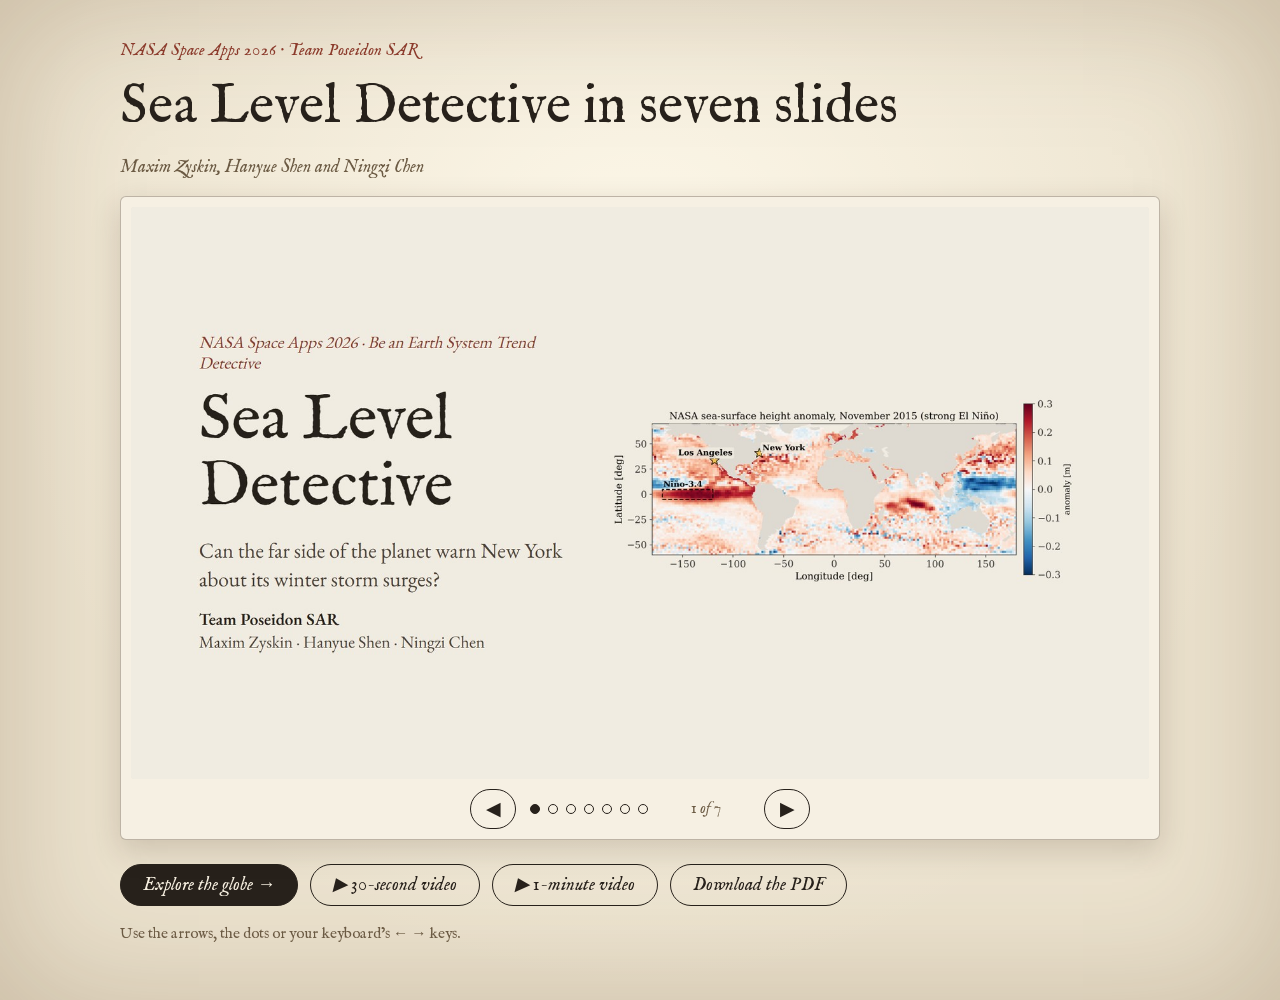
<file: sea-level-detective/site/slides.html>
<!doctype html>
<html lang="en">
<head>
  <meta charset="utf-8">
  <meta name="viewport" content="width=device-width, initial-scale=1">
  <title>Sea Level Detective in seven slides · Poseidon SAR</title>
  <meta name="description" content="The Sea Level Detective slides by Team Poseidon SAR, NASA Space Apps 2026.">
  <style>
    @font-face { font-family: "IM Fell English"; src: url("vendor/fonts/im-fell-english-400-normal.woff2") format("woff2"); font-style: normal; font-display: swap; }
    @font-face { font-family: "IM Fell English"; src: url("vendor/fonts/im-fell-english-400-italic.woff2") format("woff2"); font-style: italic; font-display: swap; }
    :root { --ink: #27211b; --ink-soft: #6b5a43; --red: #8b3a2b; --paper: #f1ece1; }
    * { box-sizing: border-box; }
    html, body { margin: 0; }
    body { min-height: 100vh; color: var(--ink); font-family: "IM Fell English", Georgia, serif;
      background: radial-gradient(ellipse at 50% 30%, rgba(255,250,236,.9), rgba(236,227,207,0) 70%), #ece3cf;
      box-shadow: inset 0 0 140px rgba(96,64,28,.25); display: flex; flex-direction: column; align-items: center; }
    main { width: min(1040px, 100% - 32px); padding: 40px 0 56px; display: flex; flex-direction: column; gap: 18px; }
    .eyebrow { margin: 0; font-style: italic; color: var(--red); font-size: 1.05rem; }
    h1 { margin: 0; font-weight: 400; font-size: clamp(2rem, 4.6vw, 3.4rem); line-height: 1.08; text-wrap: balance; }
    .team { margin: 0; color: var(--ink-soft); font-style: italic; font-size: 1.1rem; }
    .frame { position: relative; padding: 10px; background: #f6f0e3; border: 1px solid rgba(59,38,20,.3); border-radius: 6px;
      box-shadow: 0 10px 30px rgba(59,38,20,.18); }
    .stage { position: relative; aspect-ratio: 16 / 9; overflow: hidden; border-radius: 3px; background: #efe8da; }
    .stage img { position: absolute; inset: 0; width: 100%; height: 100%; object-fit: contain; opacity: 0; transition: opacity .45s ease; }
    .stage img.on { opacity: 1; }
    .nav { display: flex; align-items: center; justify-content: center; gap: 14px; margin-top: 10px; }
    .nav button { font: inherit; font-size: 1.2rem; width: 46px; height: 40px; border-radius: 999px; border: 1px solid var(--ink);
      background: transparent; color: var(--ink); cursor: pointer; }
    .nav button:hover, .nav button:focus-visible { background: var(--red); border-color: var(--red); color: #f6efe0; outline: none; }
    .count { font-style: italic; color: var(--ink-soft); min-width: 5.5em; text-align: center; }
    .dots { display: flex; gap: 8px; }
    .dots button { width: 10px; height: 10px; padding: 0; border-radius: 50%; border: 1px solid var(--ink); background: transparent; cursor: pointer; }
    .dots button[aria-current="true"] { background: var(--ink); }
    .links { display: flex; flex-wrap: wrap; gap: 12px; margin-top: 6px; }
    .links a { font-style: italic; font-size: 1.15rem; padding: 8px 22px; border-radius: 999px; text-decoration: none;
      border: 1px solid var(--ink); color: var(--ink); transition: background .2s, color .2s; }
    .links a.primary { background: var(--ink); color: #f6efe0; }
    .links a:hover, .links a:focus-visible { background: var(--red); border-color: var(--red); color: #f6efe0; outline: none; }
    .note { margin: 0; color: var(--ink-soft); font-size: .95rem; }
  </style>
</head>
<body>
  <main>
    <p class="eyebrow">NASA Space Apps 2026 · Team Poseidon SAR</p>
    <h1>Sea Level Detective in seven slides</h1>
    <p class="team">Maxim Zyskin, Hanyue Shen and Ningzi Chen</p>
    <div class="frame">
      <div class="stage" id="stage" aria-live="polite">
        <img class="on" src="slides/slide_1.jpg?v=3" alt="Cover: Sea Level Detective, Team Poseidon SAR, with a NASA sea-height map of the November 2015 El Niño">
        <img src="slides/slide_2.jpg?v=3" alt="1 · The initiative: a clue from the far side of the planet; two routes to one warning, physics for 14 days and statistics for a season" loading="lazy">
        <img src="slides/slide_3.jpg?v=3" alt="2 · Physics of the ocean: equatorial Kelvin and Rossby waves in NASA sea height, with wave speeds, a Hovmöller diagram and a wavenumber–frequency spectrum" loading="lazy">
        <img src="slides/slide_4.jpg?v=3" alt="3 · Physics results: a 14-day Pacific forecast that beats persistence, 12.3 percent lower sea-height error, 168 of 182 forecasts better" loading="lazy">
        <img src="slides/slide_5.jpg?v=3" alt="4 · Statistics: from a tide gauge to a seasonal forecast, with least squares and Fourier terms, AR(1) error bars, the evidence funnel and quasi-Poisson fits" loading="lazy">
        <img src="slides/slide_6.jpg?v=3" alt="5 · Visualizations: the East Coast and the West, a combined clue map and lead-time curves, with the read-month strip" loading="lazy">
        <img src="slides/slide_7.jpg?v=3" alt="6 · What it tells us: a season’s warning from June, with pen-and-ink plates of New York Harbor, flood preparations and the Port of Los Angeles" loading="lazy">
      </div>
      <div class="nav">
        <button type="button" id="prev" aria-label="Previous slide">◀</button>
        <div class="dots" id="dots"></div>
        <span class="count" id="count">1 of 7</span>
        <button type="button" id="next" aria-label="Next slide">▶</button>
      </div>
    </div>
    <div class="links">
      <a class="primary" href="./">Explore the globe →</a>
      <a href="video30.html">▶ 30-second video</a>
      <a href="video.html">▶ 1-minute video</a>
      <a href="slides/SeaLevelDetective_slides.pdf?v=3" download>Download the PDF</a>
    </div>
    <p class="note">Use the arrows, the dots or your keyboard’s ← → keys.</p>
  </main>
  <script>
    (function () {
      var imgs = document.querySelectorAll("#stage img"), dots = document.getElementById("dots"), count = document.getElementById("count"), k = 0;
      imgs.forEach(function (_, i) {
        var b = document.createElement("button"); b.type = "button"; b.setAttribute("aria-label", "Slide " + (i + 1));
        b.addEventListener("click", function () { show(i); }); dots.appendChild(b);
      });
      function show(i) {
        k = (i + imgs.length) % imgs.length;
        imgs.forEach(function (im, j) { im.classList.toggle("on", j === k); });
        dots.querySelectorAll("button").forEach(function (b, j) { b.setAttribute("aria-current", String(j === k)); });
        count.textContent = (k + 1) + " of " + imgs.length;
      }
      document.getElementById("prev").addEventListener("click", function () { show(k - 1); });
      document.getElementById("next").addEventListener("click", function () { show(k + 1); });
      document.addEventListener("keydown", function (e) { if (e.key === "ArrowRight") show(k + 1); if (e.key === "ArrowLeft") show(k - 1); });
      show(0);
    })();
  </script>
</body>
</html>
</file>
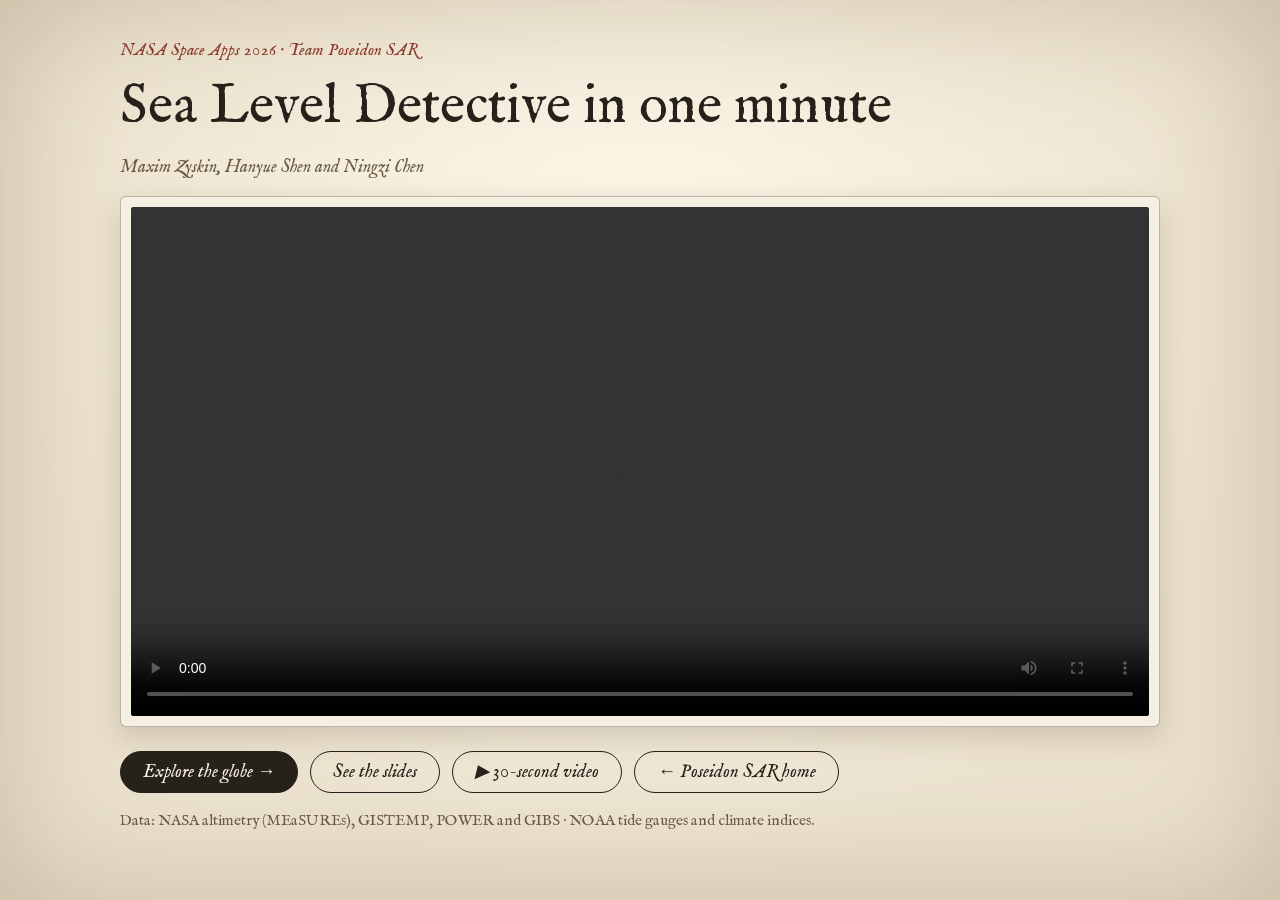
<file: sea-level-detective/site/video.html>
<!doctype html>
<html lang="en">
<head>
  <meta charset="utf-8">
  <meta name="viewport" content="width=device-width, initial-scale=1">
  <title>Sea Level Detective in one minute · Poseidon SAR</title>
  <meta name="description" content="A one-minute video introduction to Sea Level Detective by Team Poseidon SAR, NASA Space Apps 2026.">
  <style>
    @font-face { font-family: "IM Fell English"; src: url("vendor/fonts/im-fell-english-400-normal.woff2") format("woff2"); font-style: normal; font-display: swap; }
    @font-face { font-family: "IM Fell English"; src: url("vendor/fonts/im-fell-english-400-italic.woff2") format("woff2"); font-style: italic; font-display: swap; }
    :root { --ink: #27211b; --ink-soft: #6b5a43; --red: #8b3a2b; --paper: #f1ece1; }
    * { box-sizing: border-box; }
    html, body { margin: 0; }
    body { min-height: 100vh; color: var(--ink); font-family: "IM Fell English", Georgia, serif;
      background: radial-gradient(ellipse at 50% 30%, rgba(255,250,236,.9), rgba(236,227,207,0) 70%), #ece3cf;
      box-shadow: inset 0 0 140px rgba(96,64,28,.25); display: flex; flex-direction: column; align-items: center; }
    main { width: min(1040px, 100% - 32px); padding: 40px 0 56px; display: flex; flex-direction: column; gap: 18px; }
    .eyebrow { margin: 0; font-style: italic; color: var(--red); font-size: 1.05rem; }
    h1 { margin: 0; font-weight: 400; font-size: clamp(2rem, 4.6vw, 3.4rem); line-height: 1.08; text-wrap: balance; }
    .team { margin: 0; color: var(--ink-soft); font-style: italic; font-size: 1.1rem; }
    .frame { padding: 10px; background: #f6f0e3; border: 1px solid rgba(59,38,20,.3); border-radius: 6px;
      box-shadow: 0 10px 30px rgba(59,38,20,.18); }
    video { display: block; width: 100%; height: auto; border-radius: 3px; background: #27211b; }
    .links { display: flex; flex-wrap: wrap; gap: 12px; margin-top: 6px; }
    .links a { font-style: italic; font-size: 1.15rem; padding: 8px 22px; border-radius: 999px; text-decoration: none;
      border: 1px solid var(--ink); color: var(--ink); transition: background .2s, color .2s; }
    .links a.primary { background: var(--ink); color: #f6efe0; }
    .links a:hover, .links a:focus-visible { background: var(--red); border-color: var(--red); color: #f6efe0; outline: none; }
    .note { margin: 0; color: var(--ink-soft); font-size: .95rem; }
  </style>
</head>
<body>
  <main>
    <p class="eyebrow">NASA Space Apps 2026 · Team Poseidon SAR</p>
    <h1>Sea Level Detective in one minute</h1>
    <p class="team">Maxim Zyskin, Hanyue Shen and Ningzi Chen</p>
    <div class="frame">
      <video controls playsinline preload="metadata" src="media/one_minute_video.mp4">
        Your browser can’t play this video here. <a href="media/one_minute_video.mp4">Download it (MP4)</a>.
      </video>
    </div>
    <div class="links">
      <a class="primary" href="./">Explore the globe →</a>
      <a href="slides.html">See the slides</a>
      <a href="video30.html">▶ 30-second video</a>
      <a href="../">← Poseidon SAR home</a>
    </div>
    <p class="note">Data: NASA altimetry (MEaSUREs), GISTEMP, POWER and GIBS · NOAA tide gauges and climate indices.</p>
  </main>
</body>
</html>
</file>
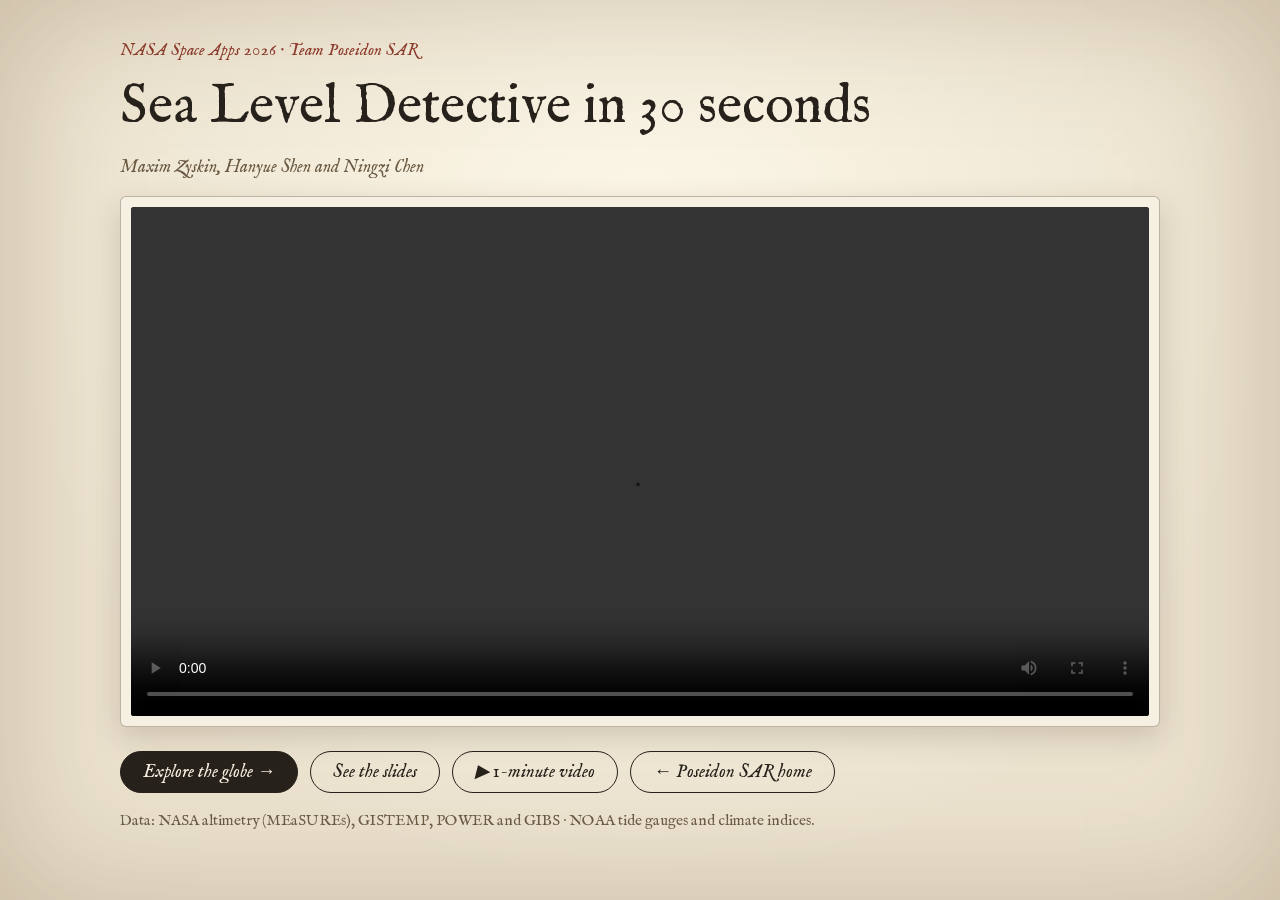
<file: sea-level-detective/site/video30.html>
<!doctype html>
<html lang="en">
<head>
  <meta charset="utf-8">
  <meta name="viewport" content="width=device-width, initial-scale=1">
  <title>Sea Level Detective in 30 seconds · Poseidon SAR</title>
  <meta name="description" content="A 30-second video introduction to Sea Level Detective by Team Poseidon SAR, NASA Space Apps 2026.">
  <style>
    @font-face { font-family: "IM Fell English"; src: url("vendor/fonts/im-fell-english-400-normal.woff2") format("woff2"); font-style: normal; font-display: swap; }
    @font-face { font-family: "IM Fell English"; src: url("vendor/fonts/im-fell-english-400-italic.woff2") format("woff2"); font-style: italic; font-display: swap; }
    :root { --ink: #27211b; --ink-soft: #6b5a43; --red: #8b3a2b; --paper: #f1ece1; }
    * { box-sizing: border-box; }
    html, body { margin: 0; }
    body { min-height: 100vh; color: var(--ink); font-family: "IM Fell English", Georgia, serif;
      background: radial-gradient(ellipse at 50% 30%, rgba(255,250,236,.9), rgba(236,227,207,0) 70%), #ece3cf;
      box-shadow: inset 0 0 140px rgba(96,64,28,.25); display: flex; flex-direction: column; align-items: center; }
    main { width: min(1040px, 100% - 32px); padding: 40px 0 56px; display: flex; flex-direction: column; gap: 18px; }
    .eyebrow { margin: 0; font-style: italic; color: var(--red); font-size: 1.05rem; }
    h1 { margin: 0; font-weight: 400; font-size: clamp(2rem, 4.6vw, 3.4rem); line-height: 1.08; text-wrap: balance; }
    .team { margin: 0; color: var(--ink-soft); font-style: italic; font-size: 1.1rem; }
    .frame { padding: 10px; background: #f6f0e3; border: 1px solid rgba(59,38,20,.3); border-radius: 6px;
      box-shadow: 0 10px 30px rgba(59,38,20,.18); }
    video { display: block; width: 100%; height: auto; border-radius: 3px; background: #27211b; }
    .links { display: flex; flex-wrap: wrap; gap: 12px; margin-top: 6px; }
    .links a { font-style: italic; font-size: 1.15rem; padding: 8px 22px; border-radius: 999px; text-decoration: none;
      border: 1px solid var(--ink); color: var(--ink); transition: background .2s, color .2s; }
    .links a.primary { background: var(--ink); color: #f6efe0; }
    .links a:hover, .links a:focus-visible { background: var(--red); border-color: var(--red); color: #f6efe0; outline: none; }
    .note { margin: 0; color: var(--ink-soft); font-size: .95rem; }
  </style>
</head>
<body>
  <main>
    <p class="eyebrow">NASA Space Apps 2026 · Team Poseidon SAR</p>
    <h1>Sea Level Detective in 30 seconds</h1>
    <p class="team">Maxim Zyskin, Hanyue Shen and Ningzi Chen</p>
    <div class="frame">
      <video controls playsinline preload="metadata" src="media/thirty_second_video.mp4">
        Your browser can’t play this video here. <a href="media/thirty_second_video.mp4">Download it (MP4)</a>.
      </video>
    </div>
    <div class="links">
      <a class="primary" href="./">Explore the globe →</a>
      <a href="slides.html">See the slides</a>
      <a href="video.html">▶ 1-minute video</a>
      <a href="../">← Poseidon SAR home</a>
    </div>
    <p class="note">Data: NASA altimetry (MEaSUREs), GISTEMP, POWER and GIBS · NOAA tide gauges and climate indices.</p>
  </main>
</body>
</html>
</file>
<file: sea-level-detective/site/style.css>
:root {
  color-scheme: light;
  --page: #f9f9f7;
  --surface-1: #fcfcfb;
  --text-primary: #0b0b0b;
  --text-secondary: #52514e;
  --muted: #898781;
  --grid: #e1e0d9;
  --axis: #c3c2b7;
  --border: rgba(11,11,11,0.10);
  --series-1: #2a78d6;
  --series-2: #eb6834;
  --good: #006300;
  --hero-1: #0d366b;
  --hero-2: #1c5cab;
  --accent-soft: #cde2fb;
}
@media (prefers-color-scheme: dark) {
  :root:not([data-theme="light"]) {
    color-scheme: dark;
    --page: #0d0d0d;
    --surface-1: #1a1a19;
    --text-primary: #f0efec;
    --text-secondary: #c3c2b7;
    --muted: #898781;
    --grid: #2c2c2a;
    --axis: #383835;
    --border: rgba(255,255,255,0.10);
    --series-1: #3987e5;
    --series-2: #d95926;
    --good: #0ca30c;
    --hero-1: #0d1f38;
    --hero-2: #104281;
    --accent-soft: #184f95;
  }
}
:root[data-theme="dark"] {
  color-scheme: dark;
  --page: #0d0d0d; --surface-1: #1a1a19; --text-primary: #f0efec; --text-secondary: #c3c2b7; --muted: #898781;
  --grid: #2c2c2a; --axis: #383835; --border: rgba(255,255,255,0.10); --series-1: #3987e5; --series-2: #d95926;
  --good: #0ca30c; --hero-1: #0d1f38; --hero-2: #104281; --accent-soft: #184f95;
}

* { box-sizing: border-box; }
[hidden] { display: none !important; }
html { -webkit-text-size-adjust: 100%; }
body { margin: 0; background: var(--page); color: var(--text-primary);
  font: 16px/1.55 system-ui, -apple-system, "Segoe UI", sans-serif; }
.wrap { max-width: 1080px; margin: 0 auto; padding: 0 16px; }

.hero { background: linear-gradient(135deg, var(--hero-1), var(--hero-2)); color: #fff; padding: 56px 0 44px; }
.hero h1 { font-size: clamp(2rem, 5vw, 3.2rem); line-height: 1.1; margin: 4px 0 14px; letter-spacing: -0.01em; }
.eyebrow { margin: 0; font-size: .85rem; letter-spacing: .04em; text-transform: uppercase; opacity: .85; }
.lede { max-width: 720px; font-size: 1.12rem; margin: 0; opacity: .95; }

section { padding: 40px 0 8px; }
h2 { font-size: 1.5rem; margin: 0 0 16px; }
h3 { font-size: 1.05rem; margin: 0 0 8px; }
p { max-width: 72ch; }

.controls { display: flex; flex-wrap: wrap; gap: 12px 16px; align-items: flex-end; margin-bottom: 16px; }
.controls label { display: flex; flex-direction: column; gap: 4px; font-size: .82rem; color: var(--text-secondary); }
.controls select { font: inherit; font-size: .95rem; color: var(--text-primary); background: var(--surface-1);
  border: 1px solid var(--border); border-radius: 8px; padding: 7px 10px; min-width: 0; max-width: 100%; }
#region { min-width: min(320px, 100%); }
.controls .toggle { flex-direction: row; align-items: center; gap: 8px; padding: 8px 12px; border-radius: 8px;
  border: 1px solid var(--border); background: var(--surface-1); color: var(--text-primary); font-size: .95rem; cursor: pointer; }
.toggle input { width: 18px; height: 18px; accent-color: var(--series-2); }

.tiles { display: grid; grid-template-columns: repeat(4, minmax(0, 1fr)); gap: 12px; margin-bottom: 16px; }
.tile { background: var(--surface-1); border: 1px solid var(--border); border-radius: 12px; padding: 14px 16px; min-width: 0; }
.tile-label { font-size: .8rem; color: var(--text-secondary); }
.tile-value { font-size: 1.6rem; font-weight: 650; line-height: 1.25; margin: 4px 0 2px; overflow-wrap: anywhere; }
.tile-sub { font-size: .82rem; color: var(--text-secondary); }
.verdict { font-size: 1.15rem; display: flex; align-items: center; gap: 6px; }
.verdict .icon { font-size: 1.1rem; }
.verdict.yes { color: var(--good); }

.chart-card, .img-card { margin: 0; background: var(--surface-1); border: 1px solid var(--border); border-radius: 12px; padding: 12px; }
.chart { width: 100%; height: 420px; }
.chart.short { height: 320px; }
.caption { font-size: .82rem; color: var(--text-secondary); margin-top: 6px; }
.img-card img { width: 100%; height: auto; display: block; border-radius: 6px; }
.table-view { margin-top: 10px; font-size: .9rem; }
.table-view summary { cursor: pointer; color: var(--text-secondary); }
.table-view table { border-collapse: collapse; margin-top: 8px; font-variant-numeric: tabular-nums; }
.table-view td, .table-view th { padding: 4px 10px; border-bottom: 1px solid var(--grid); text-align: right; }
.table-scroll { max-height: 320px; overflow: auto; }

@font-face { font-family: "JetBrains Mono"; src: url("vendor/fonts/jetbrains-mono-400.woff2") format("woff2"); font-weight: 400; font-display: swap; }
@font-face { font-family: "JetBrains Mono"; src: url("vendor/fonts/jetbrains-mono-700.woff2") format("woff2"); font-weight: 700; font-display: swap; }
.globe-card { --mono: "JetBrains Mono", ui-monospace, "Cascadia Mono", Consolas, monospace; --cyan: #00e5ff; --amber: #ffb020;
  background: radial-gradient(120% 90% at 50% 40%, #04101f 0%, #01040a 70%); border-radius: 12px; overflow: hidden;
  border: 1px solid rgba(0,229,255,0.28); box-shadow: 0 0 0 1px rgba(0,229,255,0.06), 0 0 40px rgba(0,229,255,0.10) inset; color: #dff8ff; }
.globe-card, .globe-card button, .globe-card select { font-family: var(--mono); letter-spacing: .02em; }
/* HUD overlay */
.hud { position: absolute; inset: 0; pointer-events: none; }
.hud .c { position: absolute; width: 22px; height: 22px; border-color: var(--cyan); border-style: solid; opacity: .8; }
.hud .tl { top: 10px; left: 10px; border-width: 2px 0 0 2px; } .hud .tr { top: 10px; right: 10px; border-width: 2px 2px 0 0; }
.hud .bl { bottom: 10px; left: 10px; border-width: 0 0 2px 2px; } .hud .br { bottom: 10px; right: 10px; border-width: 0 2px 2px 0; }
.hud-tl { position: absolute; top: 16px; left: 22px; font-size: .7rem; line-height: 1.6; color: #7fe9ff; text-shadow: 0 0 6px rgba(0,229,255,.6); }
.hud-tl b { color: #fff; letter-spacing: .12em; }
.hud-bl { position: absolute; bottom: 16px; left: 22px; font-size: .7rem; color: #7fe9ff; text-shadow: 0 0 6px rgba(0,229,255,.6); }
.hud-scan { position: absolute; inset: 0; background: repeating-linear-gradient(0deg, rgba(0,229,255,0.035) 0 1px, transparent 1px 3px); }
.hud-scan::after { content: ""; position: absolute; left: 0; right: 0; height: 90px; top: -90px;
  background: linear-gradient(180deg, transparent, rgba(0,229,255,0.10), transparent); animation: sweep 6s linear infinite; }
@keyframes sweep { to { top: 100%; } }
@keyframes blink { 50% { opacity: .2; } }
@media (prefers-reduced-motion: reduce) { .hud-scan::after { animation: none; display: none; } .blink { animation: none !important; } }
.tabs { display: flex; flex-wrap: wrap; gap: 6px; padding: 10px 12px 0; }
.tabs button { font-size: .78rem; font-weight: 700; text-transform: uppercase; letter-spacing: .1em; color: #7fe9ff; background: rgba(0,229,255,0.04);
  cursor: pointer; border: 1px solid rgba(0,229,255,0.35); border-radius: 4px; padding: 7px 14px; clip-path: polygon(8px 0, 100% 0, 100% calc(100% - 8px), calc(100% - 8px) 100%, 0 100%, 0 8px); }
.tabs button[aria-selected="true"] { color: #01121a; background: var(--cyan); border-color: var(--cyan); box-shadow: 0 0 18px rgba(0,229,255,0.55); }
.globe-stage { position: relative; }
#globe { width: 100%; height: 540px; cursor: crosshair; }
.globe-info { position: absolute; top: 44px; right: 22px; width: min(310px, 42%); max-height: calc(100% - 64px); overflow: auto;
  background: linear-gradient(180deg, rgba(2,18,32,0.88), rgba(1,8,16,0.88)); border: 1px solid rgba(0,229,255,0.45);
  box-shadow: 0 0 24px rgba(0,229,255,0.18), inset 0 0 18px rgba(0,229,255,0.06); padding: 12px 14px;
  clip-path: polygon(14px 0, 100% 0, 100% calc(100% - 14px), calc(100% - 14px) 100%, 0 100%, 0 14px);
  font-family: var(--mono); font-size: .76rem; line-height: 1.5; color: #cfefff; backdrop-filter: blur(4px); }
.globe-info:empty { display: none; }
.globe-info p { margin: 0 0 8px; max-width: none; font-family: system-ui, -apple-system, "Segoe UI", sans-serif; font-size: .82rem; }
.hud-h { font-size: .7rem; letter-spacing: .18em; color: var(--cyan); margin-bottom: 4px; text-shadow: 0 0 8px rgba(0,229,255,.7); }
.hud-h .blink { animation: blink 1.1s steps(2) infinite; }
.hud-coord { font-size: 1.25rem; font-weight: 700; color: #fff; margin-bottom: 8px; text-shadow: 0 0 10px rgba(0,229,255,.45); }
.hud-rows { display: grid; grid-template-columns: auto 1fr; gap: 3px 12px; margin: 0 0 8px; }
.hud-rows dt { color: #6fb7cc; font-size: .68rem; letter-spacing: .08em; align-self: center; }
.hud-rows dd { margin: 0; text-align: right; color: #fff; font-weight: 700; }
.meter { height: 6px; background: rgba(0,229,255,0.10); border: 1px solid rgba(0,229,255,0.25); margin: 0 0 8px; }
.meter i { display: block; height: 100%; box-shadow: 0 0 10px currentColor; }
.meter.thin { height: 4px; margin-bottom: 4px; }
.chip-s { font-size: .66rem; letter-spacing: .1em; padding: 1px 6px; border: 1px solid; }
.chip-s.ok { color: #39ff9f; border-color: #39ff9f; box-shadow: 0 0 8px rgba(57,255,159,.5); }
.chip-s.warn { color: #ffb020; border-color: #ffb020; }
.chip-s.none { color: #8fa3bd; border-color: #5b6b80; }
.globe-info .big { font-family: var(--mono); font-size: .86rem; font-weight: 700; letter-spacing: .04em; margin-top: 4px; }
.globe-info .muted { color: #86a2b4; font-size: .74rem; }
.globe-info .warn { color: #ffc861; font-size: .76rem; }
.globe-info .ok { color: #39ff9f; }
.globe-info .mini { width: 100%; border-collapse: collapse; margin: 0 0 8px; }
.globe-info .mini td { padding: 3px 0; border-bottom: 1px solid rgba(255,255,255,0.10); }
.globe-info .mini td:last-child { text-align: right; font-weight: 650; font-variant-numeric: tabular-nums; }
.globe-select { display: flex; flex-direction: column; gap: 3px; font-size: .78rem; color: #c3c2b7; }
.globe-select select { font: inherit; font-size: .88rem; color: #f0efec; background: #151a24; border: 1px solid rgba(255,255,255,0.18);
  border-radius: 8px; padding: 5px 8px; max-width: 100%; }
.presets { display: flex; flex-wrap: wrap; gap: 6px; flex-basis: 100%; }
.presets button { font-size: .8rem; padding: 4px 10px; border-radius: 999px; }
.nasa-legend { flex-basis: 100%; display: flex; flex-wrap: wrap; align-items: center; gap: 10px; font-size: .78rem; color: #c3c2b7; }
.nasa-legend img { height: 44px; max-width: 100%; background: #f4f4f1; border-radius: 6px; padding: 2px 6px; }
.globe-status { padding: 0 14px 6px; font-size: .78rem; color: #a8a79f; min-height: 1.2em; }
.winter-note { flex-basis: 100%; font-size: .78rem; color: #a8a79f; }
.globe-controls { display: flex; flex-wrap: wrap; gap: 10px 14px; align-items: center; padding: 10px 14px; border-top: 1px solid rgba(0,229,255,0.18); }
.globe-controls button { font-size: .78rem; font-weight: 700; letter-spacing: .08em; text-transform: uppercase; color: #7fe9ff;
  background: rgba(0,229,255,0.06); border: 1px solid rgba(0,229,255,0.4); border-radius: 3px; padding: 6px 12px; cursor: pointer; }
.globe-controls button:hover { background: rgba(0,229,255,0.16); box-shadow: 0 0 12px rgba(0,229,255,0.35); }
.globe-month { display: flex; align-items: center; gap: 10px; flex: 1 1 260px; font-size: .74rem; letter-spacing: .08em; text-transform: uppercase; color: #6fb7cc; }
.globe-month input { flex: 1; min-width: 120px; accent-color: var(--cyan); }
#globe-month-label, #nasa-date-label, #winter-label { font-size: .82rem; color: #fff; text-shadow: 0 0 8px rgba(0,229,255,.5); }
.globe-legend { display: flex; flex-wrap: wrap; gap: 6px 18px; padding: 8px 14px 12px; font-size: .8rem; color: #c3c2b7; }
.chip { display: inline-block; width: 10px; height: 10px; border-radius: 2px; margin-right: 6px; vertical-align: baseline; }
.chip.line { height: 3px; width: 16px; vertical-align: middle; }
.globe-label { font: 700 12px/1.2 "JetBrains Mono", ui-monospace, Consolas, monospace; text-transform: uppercase; letter-spacing: .06em;
  white-space: nowrap; pointer-events: none; transform: translate(-50%, -50%); padding: 2px 6px; border-left: 2px solid currentColor;
  background: rgba(1,10,20,0.55); text-shadow: 0 0 8px currentColor; }
.sub { margin-top: 28px; }
.tip { font: 12px/1.4 system-ui, sans-serif; color: #f0efec; background: rgba(13,13,13,0.9); border: 1px solid rgba(255,255,255,0.2);
  border-radius: 6px; padding: 6px 8px; }
.two { display: grid; grid-template-columns: 1fr 1fr; gap: 24px; align-items: start; }
.note { color: var(--text-secondary); font-size: .95rem; }
.plain { padding-left: 18px; margin: 0 0 12px; }
.plain li { margin-bottom: 6px; }
.generated { font-size: .8rem; color: var(--muted); }
.foot { padding: 32px 16px 48px; font-size: .85rem; color: var(--muted); }

@media (max-width: 820px) {
  .tiles { grid-template-columns: repeat(2, minmax(0, 1fr)); }
  .two { grid-template-columns: 1fr; }
  .chart { height: 340px; }
  #globe { height: 400px; }
  .globe-info { position: static; width: auto; max-height: none; clip-path: none; border-left: 0; border-right: 0; }
  .hud-tl { font-size: .6rem; } .hud-bl { font-size: .6rem; right: 22px; }
}
@media (max-width: 420px) {
  .controls label { flex: 1 1 40%; }
  #region { min-width: 0; width: 100%; }
  .controls label:first-child { flex-basis: 100%; }
  .tile-value { font-size: 1.3rem; }
}
</file>
<file: sea-level-detective/site/manuscript.css>
/* Leonardo manuscript theme for the whole page (overrides the earlier styles in style.css). */
@font-face { font-family: "IM Fell English"; src: url("vendor/fonts/im-fell-english-400-normal.woff2") format("woff2"); font-style: normal; font-display: swap; }
@font-face { font-family: "IM Fell English"; src: url("vendor/fonts/im-fell-english-400-italic.woff2") format("woff2"); font-style: italic; font-display: swap; }

/* one parchment palette in light and dark alike (the page is a sheet of paper); the selector outranks style.css's dark rules */
html:root:not([data-ms-off]) {
  color-scheme: light;
  --page: #efe8da; --surface-1: #f6eedb; --text-primary: #2c1d0e; --text-secondary: #5a4630; --muted: #8a7a63;
  --grid: rgba(70,45,20,0.13); --axis: #9c8460; --border: rgba(110,80,40,0.32);
  --series-1: #3a4e68; --series-2: #8b3a2b; --good: #2f5a2a; --hero-1: #efe8da; --hero-2: #e6d4ad; --accent-soft: #e8d6b0;
  --ink: #3b2614; --ink-soft: #6b5a43; --sanguine: #a5462f; --blue-ink: #3a4e68;
  --serif: "IM Fell English", "Iowan Old Style", Georgia, serif;
  --paper-noise: url("data:image/svg+xml;utf8,<svg xmlns='http://www.w3.org/2000/svg' width='240' height='240'><filter id='n'><feTurbulence type='fractalNoise' baseFrequency='0.9' numOctaves='3' stitchTiles='stitch'/><feColorMatrix values='0 0 0 0 0.45  0 0 0 0 0.33  0 0 0 0 0.18  0 0 0 0.09 0'/></filter><rect width='100%' height='100%' filter='url(%23n)'/></svg>");
}
body { font-family: var(--serif); font-size: 18px; line-height: 1.5; color: var(--text-primary);
  background: radial-gradient(ellipse at 50% 0%, rgba(255,250,235,0.6), rgba(0,0,0,0) 60%), var(--paper-noise),
    linear-gradient(180deg, #f3eee3, #ebe4d4); }   /* no fixed background: it forced a full repaint on every scroll */
strong, b { font-weight: 400; color: var(--ink); background: linear-gradient(transparent 62%, rgba(165,70,47,0.16) 62%); }
em { color: var(--ink); }

/* title page */
.hero { position: relative; overflow: hidden; color: var(--ink); padding: 56px 0 40px; border-bottom: 1px solid rgba(110,80,40,0.35);
  background: radial-gradient(ellipse at 75% 50%, rgba(255,250,235,0.7), rgba(0,0,0,0) 55%), transparent; }
.hero .wrap { position: relative; z-index: 1; }
.hero h1 { font-weight: 400; font-size: clamp(2.4rem, 6vw, 4rem); letter-spacing: 0; margin: 6px 0 14px; color: var(--ink); }
.hero h1::first-letter { color: var(--sanguine); font-size: 1.25em; }
.eyebrow { text-transform: none; letter-spacing: 0; font-style: italic; color: var(--sanguine); opacity: 1; font-size: 1rem; }
.team { margin: -6px 0 12px; font-style: italic; font-size: 1.1rem; color: var(--ink-soft); }
.team b { background: none; font-weight: 400; font-style: normal; color: var(--sanguine); letter-spacing: .02em; }
.lede { font-size: 1.2rem; max-width: 640px; color: var(--text-secondary); opacity: 1; }
.flourish { position: absolute; right: -50px; top: -10px; width: min(500px, 50vw); height: auto; z-index: 0; pointer-events: none; opacity: .9;
  -webkit-mask-image: linear-gradient(90deg, transparent 0, #000 38%); mask-image: linear-gradient(90deg, transparent 0, #000 38%); }
.flourish path { fill: none; stroke-linecap: round; }
.flourish .draw { stroke-dasharray: var(--len); stroke-dashoffset: var(--len); animation: draw 3.2s ease-out forwards; animation-delay: var(--d, 0s); }
.flourish .spin { transform-box: fill-box; transform-origin: center; animation: swirl 40s linear infinite; }
.flourish .mirror { font: italic 15px var(--serif); fill: rgba(59,38,20,0.35); }
@keyframes draw { to { stroke-dashoffset: 0; } }
@keyframes swirl { to { transform: rotate(-360deg); } }

/* sections read as folios: a red-chalk section mark and a pen rule that draws itself */
section { padding: 44px 0 8px; }
h2 { font-weight: 400; font-size: 1.85rem; color: var(--ink); position: relative; padding-bottom: 6px; }
h2::before { content: "§ "; color: var(--sanguine); }
h2::after { content: ""; position: absolute; left: 0; bottom: 0; height: 1px; width: 100%; max-width: 640px;
  background: linear-gradient(90deg, var(--ink) 0 70%, rgba(59,38,20,0)); transform-origin: left; transform: scaleX(0); transition: transform 1.4s ease-out; }
h2.drawn::after { transform: scaleX(1); }
h3 { font-weight: 400; font-style: italic; font-size: 1.2rem; color: var(--sanguine); }
.note, .caption, .tile-sub, .tile-label, .generated, .foot { color: var(--text-secondary); }
.caption { font-size: .92rem; font-style: italic; }

/* cards are slips of paper laid on the page */
.chart-card, .img-card, .tile { background: rgba(250,244,228,0.78); border: 1px solid var(--border); border-radius: 2px;
  box-shadow: 1px 2px 6px rgba(80,50,20,0.14), inset 0 0 0 3px rgba(250,244,228,0.9), inset 0 0 0 4px rgba(110,80,40,0.16); }
.tile-label { font-style: italic; font-size: .92rem; }
.tile-value { font-weight: 400; color: var(--ink); font-size: 1.85rem; }
.verdict { font-size: 1.3rem; }
.img-card img { mix-blend-mode: multiply; filter: sepia(0.35) saturate(0.75) contrast(0.95); }
.controls label { font-style: italic; font-size: .95rem; color: var(--text-secondary); }
.controls select, .controls .toggle { font-family: var(--serif); font-size: 1rem; background: rgba(250,244,228,0.85);
  border: 1px solid var(--border); border-radius: 2px; color: var(--ink); }
.toggle input { accent-color: var(--sanguine); }
.table-view summary { font-style: italic; color: var(--sanguine); }
.table-view td, .table-view th { border-bottom: 1px solid rgba(110,80,40,0.2); font-weight: 400; }
.table-view th { font-style: italic; color: var(--text-secondary); }
.foot { border-top: 1px solid rgba(110,80,40,0.3); font-style: italic; }
.chart .main-svg { background: transparent !important; }
@media (prefers-reduced-motion: reduce) {
  .flourish .draw { animation: none; stroke-dashoffset: 0; } .flourish .spin { animation: none; }
  h2::after { transition: none; transform: scaleX(1); }
}
@media (max-width: 820px) { .flourish { opacity: .35; right: -120px; } body { font-size: 17px; } }

.globe-card {
  --ink: #3b2614; --ink-soft: #6b5a43; --sanguine: #a5462f; --paper: #efe8da; --paper-dark: #e2d1ad;
  --mono: "IM Fell English", "Iowan Old Style", Georgia, serif;
  color: var(--ink); border: 1px solid #b9a27a; border-radius: 4px;
  background:
    radial-gradient(ellipse at 50% 45%, rgba(255,250,235,0.55) 0%, rgba(0,0,0,0) 60%),
    radial-gradient(ellipse at 15% 85%, rgba(150,105,50,0.18) 0%, rgba(0,0,0,0) 35%),
    radial-gradient(ellipse at 90% 10%, rgba(150,105,50,0.16) 0%, rgba(0,0,0,0) 30%),
    url("data:image/svg+xml;utf8,<svg xmlns='http://www.w3.org/2000/svg' width='240' height='240'><filter id='n'><feTurbulence type='fractalNoise' baseFrequency='0.9' numOctaves='3' stitchTiles='stitch'/><feColorMatrix values='0 0 0 0 0.45  0 0 0 0 0.33  0 0 0 0 0.18  0 0 0 0.10 0'/></filter><rect width='100%' height='100%' filter='url(%23n)'/></svg>"),
    linear-gradient(180deg, #f3eee3 0%, #ebe3d2 100%);
  box-shadow: inset 0 0 60px rgba(120,80,30,0.35), inset 0 0 0 6px rgba(239,227,200,0.6), inset 0 0 0 7px rgba(110,80,40,0.35);
}
.globe-card, .globe-card button, .globe-card select { font-family: var(--mono); letter-spacing: 0; }

/* tabs: like section headings written in the margin */
.tabs button { clip-path: none; text-transform: none; letter-spacing: 0; font-weight: 400; font-style: italic; font-size: 1.02rem;
  color: var(--ink-soft); background: transparent; border: 0; border-bottom: 1px solid rgba(59,38,20,0.35); border-radius: 0; padding: 4px 10px; }
.tabs button[aria-selected="true"] { color: var(--sanguine); background: transparent; box-shadow: none; border-bottom: 2px solid var(--sanguine); }

/* margin decorations: corner flourishes and a mirror-written note, as in Leonardo's notebooks */
.hud .c { border-color: var(--ink-soft); opacity: .6; width: 34px; height: 34px; }
.hud .tl { border-radius: 14px 0 0 0; } .hud .tr { border-radius: 0 14px 0 0; } .hud .bl { border-radius: 0 0 0 14px; } .hud .br { border-radius: 0 0 14px 0; }
.hud-tl { font-size: .95rem; line-height: 1.3; color: var(--ink-soft); text-shadow: none; font-style: italic; }
.hud-tl b { color: var(--ink); font-size: 1.35rem; font-weight: 400; font-style: normal; letter-spacing: .01em; }
#hud-mode { color: var(--sanguine); }
.hud-bl { font-size: .9rem; color: var(--ink-soft); text-shadow: none; font-style: italic; }
.hud-mirror { position: absolute; right: 26px; bottom: 18px; transform: scaleX(-1); font-style: italic; font-size: .95rem;
  color: rgba(59,38,20,0.32); white-space: nowrap; }

/* the globe's labels: ink handwriting with a small swirl */
.globe-label { font: italic 400 15px/1.1 "IM Fell English", Georgia, serif; text-transform: none; letter-spacing: 0; border-left: 0;
  background: none; padding: 0; text-shadow: 0 0 3px #f3eee3, 0 0 6px #f3eee3, 0 0 10px #f3eee3; display: flex; align-items: center; gap: 4px; }
.vortex { display: inline-block; width: 30px; height: 30px; animation: vortex 9s linear infinite; }
.vortex svg { width: 100%; height: 100%; display: block; }
@keyframes vortex { to { transform: rotate(-360deg); } }

/* the note panel: a slip of paper pinned to the page */
.globe-info { clip-path: none; background: rgba(247,239,220,0.92); border: 1px solid rgba(110,80,40,0.45); border-radius: 2px;
  box-shadow: 2px 3px 10px rgba(80,50,20,0.25), inset 0 0 0 4px rgba(247,239,220,1), inset 0 0 0 5px rgba(110,80,40,0.25);
  color: var(--ink); font-family: var(--mono); font-size: .98rem; backdrop-filter: none; transform: rotate(-0.6deg); }
.globe-info p { font-family: var(--mono); font-size: .95rem; color: var(--ink); }
.hud-h { font-style: italic; letter-spacing: 0; font-size: 1rem; color: var(--sanguine); text-shadow: none; }
.hud-h .blink { animation: none; }
.hud-coord { font-size: 1.6rem; font-weight: 400; color: var(--ink); text-shadow: none; }
.hud-rows dt { color: var(--ink-soft); font-size: .9rem; font-style: italic; letter-spacing: 0; }
.hud-rows dd { color: var(--ink); font-weight: 400; }
.meter { height: 9px; background: transparent; border: 1px solid rgba(59,38,20,0.45); }
.meter i { box-shadow: none; background-image: repeating-linear-gradient(135deg, rgba(255,255,255,0.35) 0 2px, transparent 2px 5px) !important; }
.chip-s { font-size: .82rem; letter-spacing: 0; font-style: italic; box-shadow: none !important; border-radius: 2px; }
.chip-s.ok { color: #2f5a2a; border-color: #2f5a2a; } .chip-s.warn { color: #9a5b12; border-color: #9a5b12; } .chip-s.none { color: var(--ink-soft); border-color: #b9a27a; }
.globe-info .big { font-family: var(--mono); font-weight: 400; font-style: italic; font-size: 1.05rem; letter-spacing: 0; }
.globe-info .muted { color: var(--ink-soft); font-size: .86rem; }
.globe-info .warn { color: #8a4e10; font-size: .88rem; } .globe-info .ok { color: #2f5a2a; }

/* controls along the foot of the page */
.globe-controls { border-top: 1px solid rgba(110,80,40,0.3); }
.globe-controls button { text-transform: none; letter-spacing: 0; font-weight: 400; font-style: italic; font-size: .98rem; color: var(--ink);
  background: rgba(255,250,235,0.5); border: 1px solid rgba(110,80,40,0.5); border-radius: 2px; }
.globe-controls button:hover { background: rgba(165,70,47,0.08); box-shadow: none; }
.globe-month, .globe-select { text-transform: none; letter-spacing: 0; font-size: .95rem; font-style: italic; color: var(--ink-soft); }
.globe-month input { accent-color: var(--sanguine); }
#globe-month-label, #nasa-date-label, #winter-label { color: var(--ink); text-shadow: none; font-size: 1.02rem; font-weight: 400; }
.globe-select select { color: var(--ink); background: rgba(255,250,235,0.7); border: 1px solid rgba(110,80,40,0.5); font-family: var(--mono); }
.globe-status, .winter-note { color: var(--ink-soft); font-style: italic; }
.globe-legend { color: var(--ink-soft); font-style: italic; font-size: .9rem; }
.nasa-legend { color: var(--ink-soft); }
/* every-winter strip with a pointer (Test a winter) */
.winter-timeline { flex-basis: 100%; margin-top: 4px; border-top: 1px dashed rgba(110,80,40,0.3); padding-top: 8px; }
.winter-timeline svg { width: 100%; height: auto; display: block; overflow: visible; font-family: var(--serif); }
.winter-timeline text { fill: var(--ink-soft); font-size: 12px; font-style: italic; }
.winter-timeline text.tick { font-style: normal; font-size: 11px; }
.winter-timeline text.lab { font-size: 12.5px; }
.winter-timeline text.end { font-size: 13px; font-style: normal; }
.winter-timeline text.ptr { fill: var(--sanguine); font-size: 13px; font-style: normal; }
.wt-pointer { transition: transform .5s cubic-bezier(.3,.7,.2,1); }
.wt-hit { fill: transparent; cursor: pointer; }
.wt-hit:hover { fill: rgba(165,70,47,0.07); }
.wt-draw { stroke-dasharray: var(--len); stroke-dashoffset: var(--len); }
#panel-winter:not([hidden]) .wt-draw { animation: draw 2.4s ease-out forwards; animation-delay: var(--d, 0s); }
.wt-head { display: flex; flex-wrap: wrap; gap: 4px 16px; align-items: center; font-style: italic; font-size: .92rem; color: var(--ink-soft); }
.wt-head b { background: none; color: var(--sanguine); font-style: normal; }
.wt-tally { flex-basis: 100%; color: var(--ink); }
.wt-dot { display: inline-block; width: 7px; height: 7px; border-radius: 50%; background: var(--ink); margin-right: 6px; vertical-align: middle; }
.wt-line { display: inline-block; width: 18px; height: 2px; margin-right: 6px; vertical-align: middle; }
.wt-line.dash { background: repeating-linear-gradient(90deg, #3a4e68 0 5px, transparent 5px 9px); }
@media (prefers-reduced-motion: reduce) { .wt-pointer { transition: none; } .wt-draw, #panel-winter:not([hidden]) .wt-draw { animation: none; stroke-dashoffset: 0; } }

/* one-click buttons for the public: the main action, moments to jump to, what the satellite shows */
.globe-controls button.primary { background: var(--sanguine); color: #fbf3e2; border-color: var(--sanguine); }
.globe-controls button.primary:hover { background: #8a3a26; }
#panel-nasa .presets { order: -1; flex-basis: 100%; gap: 6px 8px; align-items: center; }
.presets-ask { font-style: italic; color: var(--ink); font-size: 1rem; margin-right: 4px; }
.globe-controls .presets button { border-radius: 999px; padding: 4px 12px; font-size: .95rem; }
.globe-controls .presets button[aria-pressed="true"], .layer-buttons button[aria-pressed="true"] { background: rgba(165,70,47,0.12); color: var(--sanguine); border-color: var(--sanguine); }
.layer-buttons { display: inline-flex; border: 1px solid rgba(110,80,40,0.5); border-radius: 2px; overflow: hidden; }
.globe-controls .layer-buttons button { border: 0; border-radius: 0; border-right: 1px solid rgba(110,80,40,0.3); padding: 4px 11px; background: transparent; }
.globe-controls .layer-buttons button:last-child { border-right: 0; }

/* Test a winter lab: signal picker, lead-time strip, compact timeline */
#panel-winter { gap: 6px 12px; padding-top: 6px; padding-bottom: 8px; }
.winter-range { display: none; }                 /* the timeline is the slider; ◀ ▶ step through winters */
#panel-winter .winter-note { order: 9; font-size: .82rem; display: flex; flex-wrap: wrap; gap: 4px 10px; align-items: center; }
#panel-winter .winter-timeline { order: 5; margin-top: 0; padding-top: 6px; }
.wl-controls { display: flex; flex-wrap: wrap; gap: 6px 14px; align-items: center; margin-bottom: 2px; }
.wl-pick { display: flex; align-items: center; gap: 8px; font-style: italic; color: var(--ink-soft); flex: 1 1 360px; min-width: 0; }
.wl-pick select { flex: 1; min-width: 0; font: inherit; font-style: normal; font-size: .95rem; color: var(--ink); background: rgba(255,250,235,0.7);
  border: 1px solid rgba(110,80,40,0.5); border-radius: 2px; padding: 3px 6px; }
.wl-mode { display: inline-flex; border: 1px solid rgba(110,80,40,0.5); border-radius: 2px; overflow: hidden; }
.globe-controls .wl-mode button { border: 0; border-radius: 0; padding: 3px 10px; font-size: .9rem; background: transparent; color: var(--ink-soft); }
.globe-controls .wl-mode button[aria-pressed="true"] { background: rgba(165,70,47,0.12); color: var(--sanguine); }
.wl-chips { display: flex; flex-wrap: wrap; gap: 4px 6px; align-items: center; }
.wl-chip { border: 1px solid; border-radius: 2px; padding: 0 2px 0 7px; font-size: .86rem; display: inline-flex; align-items: center; gap: 2px; background: rgba(255,250,235,0.6); }
.globe-controls .wl-chip button { border: 0; background: none; padding: 0 5px; font-size: 1rem; line-height: 1; color: inherit; font-style: normal; }
.wl-hint { font-size: .82rem; font-style: italic; color: var(--ink-soft); }
.wl-ask { flex-basis: 100%; font-size: 1.02rem; color: var(--ink); }
.wl-ask em { color: var(--ink-soft); font-size: .92rem; }
.globe-controls .wl-chip { font-size: .95rem; padding: 4px 11px; border-radius: 999px; border: 1px solid rgba(110,80,40,0.45); background: rgba(255,250,235,0.55);
  color: var(--ink-soft); cursor: pointer; transition: background .2s, color .2s, border-color .2s; }
.globe-controls .wl-chip.on { border-width: 1.5px; }
.globe-controls .wl-chip:hover { background: rgba(165,70,47,0.08); }
#wl-more { font: inherit; font-size: .9rem; font-style: italic; color: var(--ink-soft); background: transparent; border: 1px dashed rgba(110,80,40,0.45); border-radius: 999px; padding: 3px 8px; max-width: 100%; }
.wl-works { font-style: italic; color: var(--ink-soft); }
.wl-lead text.ahead { paint-order: stroke; stroke: #f3e8cf; stroke-width: 5px; stroke-linejoin: round; font-size: 14px; }
.wl-lead text.season { font-size: 15px; } .wl-lead text.yr { font-size: 12.5px; opacity: 1; }
.wl-lead text.mon { font-size: 13px; } .wl-lead text.mon.on { font-size: 14px; } .wl-lead text.lab { font-size: 13px; }
#wl-more { flex: 0 1 auto; max-width: 200px; }
.wl-tally > .wl-key, .wl-key { display: flex; flex-wrap: wrap; gap: 2px 16px; font-size: .85rem; font-style: italic; color: var(--ink-soft); margin-bottom: 2px; }
#winter-play { margin-left: 4px; }
.wl-lead, .wl-time { width: 100%; height: auto; display: block; overflow: visible; font-family: var(--serif); }
.wl-lead text, .wl-time text { fill: var(--ink-soft); font-size: 12px; font-style: italic; }
.wl-lead text.mon { font-style: normal; font-size: 11px; } .wl-lead text.mon.on { fill: var(--sanguine); font-size: 12.5px; }
.wl-lead text.season { fill: var(--sanguine); font-size: 12.5px; } .wl-lead text.yr { font-size: 10.5px; opacity: .8; }
.wl-lead text.ahead { fill: var(--ink); font-size: 13px; }
.wl-time text.tick { font-style: normal; font-size: 11px; } .wl-time text.end { font-style: normal; font-size: 12.5px; }
.wl-hit { fill: transparent; cursor: pointer; } .wl-hit:hover { fill: rgba(165,70,47,0.07); }
.wl-flow { stroke-dasharray: 6 5; animation: flow 1.2s linear infinite; }
@keyframes flow { to { stroke-dashoffset: -11; } }
.wl-draw { stroke-dasharray: var(--len); stroke-dashoffset: var(--len); animation: draw 1.8s ease-out forwards; }
.wl-tally { font-size: .9rem; line-height: 1.45; color: var(--ink); }
.wl-tally > div { display: block; }
.wl-tally i { display: inline-block; width: 14px; height: 3px; vertical-align: middle; margin-right: 6px; }
.globe-card strong, .globe-card b { background: none; }
.wl-tally b { background: none; font-weight: 400; }
.wl-tally .chip-s { font-size: .74rem; padding: 0 5px; }
.wl-note { margin: 2px 0 0; font-size: .8rem; font-style: italic; color: var(--ink-soft); max-width: none; }
@media (prefers-reduced-motion: reduce) { .wl-flow, .wl-draw { animation: none; stroke-dashoffset: 0; } }

/* colour key for the parchment imagery: blue ink - bare paper - red chalk */
.ms-scale { display: inline-flex; flex-direction: column; gap: 2px; width: 220px; max-width: 100%; vertical-align: middle; margin-right: 8px; }
.ms-scale i { display: block; height: 10px; border: 1px solid rgba(59,38,20,0.55);
  background-blend-mode: multiply; box-shadow: inset 0 0 0 1px rgba(239,227,200,0.5); }
.ms-ticks { display: flex; justify-content: space-between; font-size: .8rem; font-style: normal; color: var(--ink); }
.ms-ticks b { font-weight: 400; background: none; }
.tip { font-family: "IM Fell English", Georgia, serif; color: var(--ink, #3b2614); background: rgba(247,239,220,0.96); border-color: rgba(110,80,40,0.5); }
#globe { cursor: crosshair; }

/* one stage with pop-up sidebars: a rail of folio marks (left), the mode's sidebar, the note (right) */
.globe-stage { height: 600px; overflow: hidden; }
#globe { height: 600px; width: 100%; margin: 0; transition: transform .55s cubic-bezier(.3,.7,.2,1); }
.hud-tl { left: calc(50% + var(--gx, 0px)); transform: translateX(-50%); text-align: center; top: 12px; white-space: nowrap; transition: left .55s cubic-bezier(.3,.7,.2,1); }
.hud-bl { left: calc(50% + var(--gx, 0px)); transform: translateX(-50%); white-space: nowrap; transition: left .55s cubic-bezier(.3,.7,.2,1); }
/* the title sits in its own strip above the globe, so labels and the globe never run into it */
.stage-head { display: flex; justify-content: center; align-items: baseline; flex-wrap: wrap; gap: 2px 14px; padding: 8px 16px 6px;
  border-bottom: 1px solid rgba(110,80,40,0.25); }
.stage-head b { background: none; font-weight: 400; font-size: 1.35rem; color: var(--ink); }
.stage-head #hud-mode { font-style: italic; font-size: .95rem; color: var(--sanguine); }
/* "You are looking at": a key on the globe that says what every layer is, plus the temperature / altimetry switch */
.globe-key { position: absolute; z-index: 6; bottom: 12px; left: calc(50% + var(--gx, 0px)); transform: translateX(-50%); width: min(400px, 34%);
  background: rgba(250,244,228,0.94); border: 1px solid rgba(110,80,40,0.4); border-radius: 3px; box-shadow: 1px 2px 8px rgba(80,50,20,0.18);
  padding: 6px 10px 7px; font-size: .84rem; line-height: 1.35; color: var(--ink); transition: left .55s cubic-bezier(.3,.7,.2,1); }
.gk-switch { display: flex; align-items: center; gap: 6px; margin-bottom: 4px; font-style: italic; color: var(--ink-soft); }
.gk-switch button { font: inherit; font-style: italic; font-size: .86rem; padding: 2px 10px; border-radius: 999px; cursor: pointer;
  border: 1px solid rgba(110,80,40,0.45); background: transparent; color: var(--ink-soft); }
.gk-switch button[aria-pressed="true"] { background: var(--sanguine); border-color: var(--sanguine); color: #fbf3e2; }
.gk-switch button:disabled { opacity: .4; cursor: default; }
.gk-text b { background: none; font-weight: 400; color: var(--sanguine); }
.gk-text .sw { display: inline-block; width: 10px; height: 10px; margin: 0 3px 0 6px; vertical-align: -1px; border-radius: 2px; }
.gk-text .sw.r { background: #8b3a2b; } .gk-text .sw.b { background: #3a4e68; }
.hud-bl { display: none; }
@media (max-width: 820px) { .globe-key { position: static; transform: none; width: auto; margin: 6px 8px; } }
.rail { position: absolute; left: 12px; top: 50%; transform: translateY(-50%); display: flex; flex-direction: column; gap: 14px; z-index: 6; }
.rail-btn { display: flex; align-items: center; gap: 8px; padding: 0; border: 0; background: none; cursor: pointer; font: inherit; color: var(--ink); text-align: left; }
.rail-num { flex: none; width: 42px; height: 42px; border-radius: 50%; display: grid; place-items: center; background: rgba(250,244,228,0.96);
  border: 1.5px solid rgba(110,80,40,0.55); font-size: 1.02rem; box-shadow: 1px 2px 6px rgba(80,50,20,0.22); transition: background .25s, color .25s, transform .25s; }
.rail-btn:hover .rail-num { transform: scale(1.08); }
.rail-btn[aria-pressed="true"] .rail-num { background: var(--sanguine); color: #fbf3e2; border-color: var(--sanguine); }
.rail-txt { font-style: italic; font-size: 1rem; background: rgba(250,244,228,0.92); padding: 2px 9px; border-radius: 2px; box-shadow: 0 1px 4px rgba(80,50,20,0.15);
  white-space: nowrap; transition: opacity .3s; }
.drawer-open .rail-txt { opacity: 0; pointer-events: none; }
.drawer { position: absolute; left: 66px; top: 50%; max-height: calc(100% - 24px); width: min(360px, calc(100% - 84px)); z-index: 5; display: flex; flex-direction: column;
  translate: 0 -50%;
  background: rgba(247,239,220,0.96); border: 1px solid rgba(110,80,40,0.45); border-radius: 3px;
  box-shadow: 3px 4px 16px rgba(80,50,20,0.25), inset 0 0 0 4px rgba(247,239,220,1), inset 0 0 0 5px rgba(110,80,40,0.2);
  transform: translateX(calc(-100% - 90px)); opacity: 0; transition: transform .5s cubic-bezier(.3,.7,.2,1), opacity .35s; }
.drawer-open .drawer { transform: none; opacity: 1; }
.drawer-head { display: flex; justify-content: space-between; align-items: center; padding: 10px 10px 6px 16px; font-style: italic; color: var(--sanguine);
  font-size: 1.12rem; border-bottom: 1px solid rgba(110,80,40,0.25); }
.drawer-body { overflow-y: auto; padding: 2px 2px 10px; }
.drawer .globe-controls { border-top: 0; padding: 10px 12px; }
.drawer .globe-month { flex-basis: 100%; }
.drawer .globe-legend { padding: 4px 0 0; flex-direction: column; gap: 4px; flex-basis: 100%; }
.drawer #panel-winter .winter-note { order: 0; }
.drawer .presets-ask { flex-basis: 100%; }
.wl-time text.layer-name { font-size: 15px; font-style: normal; }
.wl-time text.layer-sub { font-size: 12px; font-style: italic; fill: var(--ink-soft); }
.wl-time text.layer-score { font-size: 14.5px; font-style: normal; }
.winter-timeline { position: relative; }
.wl-time { touch-action: pan-y; cursor: crosshair; user-select: none; }
.wl-hover { pointer-events: none; transition: opacity .15s; }
.wl-mdot { fill: transparent; cursor: pointer; }
.wl-mdot:hover { fill: rgba(165,70,47,0.18); }
.wl-time [data-focus] { cursor: pointer; }
.wl-time [data-focus]:hover { text-decoration: underline; }
.wl-layer { transition: opacity .35s; }
.wl-tip { position: absolute; z-index: 8; pointer-events: none; min-width: 190px; max-width: 250px; padding: 8px 10px; font-size: .88rem; line-height: 1.35;
  background: rgba(250,244,228,0.97); border: 1px solid rgba(110,80,40,0.45); border-radius: 2px; box-shadow: 2px 3px 10px rgba(80,50,20,0.22); color: var(--ink); }
.wl-tip b { background: none; font-weight: 400; color: var(--sanguine); }
.wl-tip .muted { color: var(--ink-soft); font-style: italic; font-size: .8rem; }
.wl-how { flex-basis: 100%; color: var(--sanguine); }
.tap-hint { color: var(--sanguine); }
.lead-band { position: absolute; pointer-events: none; background: rgba(165,70,47,0.13); border-left: 1px solid rgba(165,70,47,0.35);
  border-right: 1px solid rgba(165,70,47,0.35); transition: left .75s cubic-bezier(.45,.05,.25,1); z-index: 1; }
.wt-pointer { transition-duration: .45s; }
.wbar-fill, .wbar-obs { transition-duration: .6s; }
.anim-master { position: fixed; right: 16px; bottom: 16px; z-index: 50; font: italic 1rem var(--serif); color: #fbf3e2; background: var(--sanguine);
  border: 0; border-radius: 999px; padding: 8px 16px; box-shadow: 2px 3px 10px rgba(80,50,20,0.3); cursor: pointer; }
.anim-master[aria-pressed="false"] { background: rgba(250,244,228,0.97); color: var(--sanguine); border: 1px solid var(--sanguine); }

/* controls on the 2D charts, and a tighter page below the globe */
.chart-ctrl { display: flex; flex-wrap: wrap; align-items: center; gap: 6px 12px; margin: 0 4px 4px; font-style: italic; font-size: .92rem; color: var(--ink-soft); }
.chart-ctrl label { display: inline-flex; align-items: center; gap: 8px; }
.chart-ctrl input[type=range] { accent-color: var(--sanguine); width: 150px; }
.chart-ctrl b { background: none; font-weight: 400; font-style: normal; color: var(--sanguine); min-width: 4.5em; }
.chart-ctrl button, .link-btn { font: inherit; font-style: italic; font-size: .9rem; color: var(--ink); background: rgba(255,250,235,0.6);
  border: 1px solid rgba(110,80,40,0.45); border-radius: 999px; padding: 2px 10px; cursor: pointer; }
.chart-ctrl button:hover, .link-btn:hover { background: rgba(165,70,47,0.1); color: var(--sanguine); }
.chart-readout { margin: 0 4px 2px; font-size: .95rem; line-height: 1.4; color: var(--ink); min-height: 1.4em; }
.chart-readout b { background: none; font-weight: 400; color: var(--sanguine); }
.link-btn { margin-left: 4px; color: var(--sanguine); border-color: rgba(165,70,47,0.5); }
section { padding: 26px 0 4px; }
h2 { font-size: 1.6rem; margin-bottom: 10px; }
.chart { height: 330px; } .chart.short { height: 250px; }
.chart-card, .img-card { padding: 8px 10px; }
.tiles { gap: 8px; margin-bottom: 10px; }
.tile { padding: 8px 12px; }
.tile-value { font-size: 1.45rem; margin: 2px 0 0; }
.caption { font-size: .86rem; margin-top: 4px; }
.sub { margin-top: 18px; }
p { margin: 0 0 10px; }

/* the evidence board: panels side by side on a 12-column grid, one column on narrow screens */
.wrap { max-width: 1240px; }
.board { display: grid; grid-template-columns: repeat(12, minmax(0, 1fr)); gap: 16px; align-items: stretch; padding-top: 18px; }
.panel { min-width: 0; padding: 12px 14px 10px; background: rgba(250,244,228,0.42); border: 1px solid rgba(110,80,40,0.22); border-radius: 3px;
  box-shadow: 1px 2px 8px rgba(80,50,20,0.08); }
.span-4 { grid-column: span 4; } .span-5 { grid-column: span 5; } .span-6 { grid-column: span 6; } .span-7 { grid-column: span 7; } .span-8 { grid-column: span 8; }
.panel-h { font-size: 1.32rem; margin: 0 0 6px; padding-bottom: 4px; }
.panel-h::after { max-width: none; }
.panel-lede { font-size: .95rem; line-height: 1.4; color: var(--text-secondary); margin-bottom: 8px; max-width: none; }
.panel .chart-card, .panel .img-card { box-shadow: none; background: rgba(250,244,228,0.6); }
.panel .chart.short { height: 240px; }
.panel .chart { height: 290px; }
.panel .tiles { grid-template-columns: repeat(4, minmax(0, 1fr)); }
.panel .tiles.tiles-2 { grid-template-columns: repeat(2, minmax(0, 1fr)); }
.panel .tile-value { font-size: 1.25rem; }
.panel .tile-label, .panel .tile-sub { font-size: .8rem; }
.panel .two { gap: 14px; }
.panel h3 { font-size: 1.02rem; margin: 6px 0 4px; }
.panel p, .panel li { font-size: .9rem; }
.panel .controls { margin-bottom: 8px; }
.panel .chart-ctrl input[type=range] { width: 120px; }
@media (max-width: 1000px) {
  .span-4, .span-5, .span-6, .span-7, .span-8 { grid-column: 1 / -1; }
  .panel .tiles { grid-template-columns: repeat(2, minmax(0, 1fr)); }
}
#lead-curve .nsewdrag, #ntrchart .nsewdrag { cursor: pointer !important; }
.wl-bar { display: inline-block; width: 6px; height: 12px; background: #a5462f; opacity: .55; margin-right: 6px; vertical-align: middle; }
/* the winter's numbers in the note: a 2D bar chart whose bars glide between winters */
.wbars { display: flex; flex-direction: column; gap: 6px; margin: 6px 0 8px; }
.wbar { display: grid; grid-template-columns: 1fr auto; column-gap: 8px; align-items: end; }
.wbar-name { font-style: italic; font-size: .9rem; color: var(--ink); line-height: 1.15; }
.wbar-name small { display: block; font-size: .74rem; color: var(--ink-soft); }
.wbar-track { grid-column: 1 / -1; grid-row: 2; position: relative; height: 13px; margin-top: 2px; border-bottom: 1px solid rgba(110,80,40,0.35); }
.wbar-fill { position: absolute; left: 0; top: 1px; bottom: 0; border-radius: 0 2px 2px 0; opacity: .85;
  background-image: repeating-linear-gradient(135deg, rgba(255,255,255,0.28) 0 2px, transparent 2px 5px) !important;
  transition: width .9s cubic-bezier(.3,.7,.2,1); }
.wbar-obs { position: absolute; top: -3px; bottom: -3px; width: 2px; margin-left: -1px; background: #2a1a0c; transition: left .9s cubic-bezier(.3,.7,.2,1); }
.wbar-val { font-size: .95rem; color: var(--ink); text-align: right; min-width: 2.2em; white-space: nowrap; }
.wbar.best .wbar-name, .wbar.best .wbar-val { color: #2f5a2a; font-weight: 400; text-decoration: underline; text-decoration-color: rgba(47,90,42,0.5); }
@media (prefers-reduced-motion: reduce) { .wbar-fill, .wbar-obs { transition: none; } }
.hud-rows dt small.when { display: block; font-size: .78rem; color: var(--ink-soft); font-style: italic; margin-left: 16px; }
.pic-row { display: flex; flex-wrap: wrap; gap: 6px; flex-basis: 100%; padding-top: 6px; border-top: 1px dashed rgba(110,80,40,0.3); }
.pic-row .presets { display: flex; flex-wrap: wrap; gap: 6px; }
#globe-pic[aria-pressed="true"], .pic-row .presets button[aria-pressed="true"] { background: rgba(165,70,47,0.12); color: var(--sanguine); border-color: var(--sanguine); }
#pic-legend { flex-basis: 100%; }
.pop-close { border: 0; background: none; font-size: 1.5rem; line-height: 1; cursor: pointer; color: var(--ink-soft); padding: 0 6px; font-style: normal; }
.pop-close:hover { color: var(--sanguine); }
.nota-wrap { position: absolute; top: 12px; right: 16px; width: min(290px, 32%); z-index: 5; transition: transform .5s cubic-bezier(.3,.7,.2,1), opacity .35s; }
.globe-stage:not(.nota-open) .nota-wrap { transform: translateX(calc(100% + 30px)); opacity: 0; pointer-events: none; }
.nota-wrap .globe-info { position: relative; top: auto; right: auto; width: auto; max-height: 570px; }
.nota-wrap .pop-close { position: absolute; top: 6px; right: 8px; z-index: 2; }
.nota-reopen { position: absolute; top: 14px; right: 16px; z-index: 4; font: italic 1rem var(--serif); color: var(--sanguine); background: rgba(250,244,228,0.95);
  border: 1px solid rgba(110,80,40,0.45); border-radius: 2px; padding: 4px 10px; cursor: pointer; opacity: 0; pointer-events: none; transition: opacity .3s; }
.globe-stage:not(.nota-open) .nota-reopen { opacity: 1; pointer-events: auto; }
.winter-sheet { padding: 6px 14px 10px; border-top: 1px solid rgba(110,80,40,0.3); animation: sheet .5s cubic-bezier(.3,.7,.2,1); }
.winter-sheet .winter-timeline { border-top: 0; margin-top: 0; padding-top: 0; }
@keyframes sheet { from { opacity: 0; transform: translateY(-14px); } }
@media (prefers-reduced-motion: reduce) { #globe, .drawer, .nota-wrap { transition: none; } .winter-sheet { animation: none; } }
@media (max-width: 820px) {
  .globe-stage { height: auto; overflow: visible; }
  #globe { height: 400px; transform: none !important; }
  .rail { position: static; transform: none; flex-direction: row; justify-content: center; padding: 8px; }
  .rail-txt { display: none; }
  .drawer { position: static; width: auto; transform: none; translate: none; max-height: none; opacity: 1; margin: 0 8px 8px; }
  .globe-stage:not(.drawer-open) .drawer { display: none; }
  .nota-wrap { position: static; width: auto; transform: none !important; opacity: 1 !important; pointer-events: auto !important; margin: 0 8px 8px; }
  .nota-wrap .pop-close, .nota-reopen, .hud-bl { display: none; }
}
@media (prefers-reduced-motion: reduce) { .vortex { animation: none; } }
@media (max-width: 820px) { .globe-info { transform: none; } .hud-mirror { display: none; } .hud-tl b { font-size: 1.1rem; } }

/* ================================================================================================
   Restraint pass ("less AI-generated"): colour is kept for data only. Brick = warmer / higher,
   slate = cooler / lower, five muted inks for the clues. Everything else (titles, buttons, marks,
   sliders) is drawn in ink on a quieter, less yellow paper; no glows, no highlighter, hairline rules.
   ================================================================================================ */
html:root:not([data-ms-off]) {
  --page: #f1ece1; --surface-1: #f8f5ee; --text-primary: #27211b; --text-secondary: #554a3e; --muted: #7d7263;
  --ink: #27211b; --ink-soft: #5f5447; --sanguine: #3d3329;          /* UI accent = dark ink, not red */
  --warm: #8b3a2b; --cool: #3a4e68; --rule: rgba(60,48,36,0.22);
}
body { background: var(--paper-noise), #f1ece1; }
.hero { background: none; }
strong, b { background: none; font-weight: 600; }
em { color: inherit; }
.hero h1::first-letter { color: inherit; font-size: inherit; }
h2::before { content: none; }
h2::after { background: var(--rule); height: 1px; }
.eyebrow, .stage-head #hud-mode, .team b, h3 { color: var(--ink-soft); }
.team b { font-weight: 600; }
.chart-card, .img-card, .tile, .panel, .globe-info, .drawer, .globe-key, .wl-tip, .nota-reopen {
  box-shadow: none !important; border-color: var(--rule) !important; }
.globe-card { box-shadow: none; border-color: var(--rule); background: var(--paper-noise), #efe9dc; }
.globe-info { transform: none; }
.tile { background: #f8f5ee; }
.panel { background: transparent; border: 0 !important; border-top: 1px solid var(--rule) !important; border-radius: 0; padding-left: 0; padding-right: 0; }
.board { gap: 20px 28px; }
/* buttons: ink outlines; the one primary action is filled ink */
.globe-controls button.primary, .anim-master { background: var(--ink) !important; color: #f8f5ee !important; border-color: var(--ink) !important; }
.anim-master[aria-pressed="false"] { background: #f8f5ee !important; color: var(--ink) !important; }
.rail-btn[aria-pressed="true"] .rail-num, .gk-switch button[aria-pressed="true"] { background: var(--ink); border-color: var(--ink); color: #f8f5ee; }
.rail-num { box-shadow: none; }
.globe-controls .presets button[aria-pressed="true"], .layer-buttons button[aria-pressed="true"], #globe-pic[aria-pressed="true"],
.pic-row .presets button[aria-pressed="true"] { background: rgba(39,33,27,0.08); color: var(--ink); border-color: var(--ink); }
input[type=range], .chart-ctrl input[type=range], .globe-month input { accent-color: var(--ink); }
.chart-ctrl b, .chart-readout b, .wl-tip b, .gk-text b, .wt-head b, .wl-head b { color: var(--ink); font-weight: 600; }
.tap-hint, .wl-how, .link-btn { color: var(--ink-soft); border-color: var(--rule); }
.drawer-head, .hud-h, .tabs button[aria-selected="true"] { color: var(--ink); }
.lead-band { background: rgba(39,33,27,0.07); border-color: rgba(39,33,27,0.25); }
.ms-scale i { box-shadow: none; }

/* the data note sits in the lower-right corner, out of the globe's way; the mirror-writing moves to the lower left */
.globe-key { left: auto; right: 16px; bottom: 14px; transform: none; width: min(330px, 30%); font-size: .8rem; transition: none; }
.globe-key .gk-text { line-height: 1.3; }
.hud-mirror { right: auto; left: 72px; }
.nota-wrap .globe-info { max-height: 400px; }
@media (max-width: 820px) { .globe-key { width: auto; } }
.hud-mirror, .flourish .mirror { display: none; }   /* decorative mirror-writing removed */
/* source links: ink, quietly underlined; open in a new tab */
main a[href^="http"] { color: inherit; text-decoration: underline; text-decoration-color: rgba(60,48,36,0.35); text-underline-offset: 2px; }
main a[href^="http"]:hover { text-decoration-color: currentColor; }

/* globe key: three views and the time strip (which month is read, which season it predicts) */
.gk-switch { flex-wrap: wrap; }
.gk-switch button { font-size: .8rem; padding: 2px 8px; }
.gk-time { display: block; width: 100%; height: auto; margin-top: 6px; font-family: var(--serif); }
.gk-time text { fill: var(--ink-soft); font-size: 11px; }
.gk-time .gk-t-on { fill: #f8f5ee; font-size: 11px; }
.gk-time .gk-t-season { fill: #8a3a26; font-size: 10.5px; font-style: italic; }
.gk-time .gk-t-ahead { fill: var(--ink); font-size: 10.5px; font-style: italic; }
.gk-time .gk-t-y { font-size: 9.5px; font-style: italic; }
.globe-key { width: min(360px, 32%); }

/* East / West coast switch (stage title strip) and the slide between coasts */
.coast-switch { display: inline-flex; align-items: center; gap: 6px; margin-left: 10px; font-style: italic; color: var(--ink-soft); }
.coast-switch .cs-lab { font-size: .86rem; }
.coast-switch button { font: inherit; font-style: italic; font-size: .86rem; padding: 2px 11px; border-radius: 999px; cursor: pointer;
  background: transparent; border: 1px solid rgba(59,38,20,.35); color: var(--ink); }
.coast-switch button:hover { background: rgba(139,58,43,.08); }
.coast-switch button[aria-pressed="true"] { background: var(--ink); border-color: var(--ink); color: #f8f5ee; }
html { overflow-x: clip; }
/* switching coast on the same page: the words around the globe fade while it turns, the panels slide a little and fade */
#world > h2, #world .stage-head > b, #world #hud-mode, #world .drawer, #world .nota-wrap, #world .globe-key, #world .rail,
#world .winter-sheet, #world > .caption, #world > details, #world .globe-status, .board > .panel {
  transition: opacity .45s ease, transform .45s cubic-bezier(.45,.05,.25,1); }
#world.cs-out > h2, #world.cs-out .stage-head > b, #world.cs-out #hud-mode, #world.cs-out .drawer, #world.cs-out .nota-wrap,
#world.cs-out .globe-key, #world.cs-out .rail, #world.cs-out .winter-sheet, #world.cs-out > .caption, #world.cs-out > details,
#world.cs-out .globe-status { opacity: 0; }
#world.cs-in > h2, #world.cs-in .stage-head > b, #world.cs-in #hud-mode, #world.cs-in .drawer, #world.cs-in .nota-wrap,
#world.cs-in .globe-key, #world.cs-in .rail, #world.cs-in .winter-sheet, #world.cs-in > .caption, #world.cs-in > details,
#world.cs-in .globe-status { opacity: 0; transition: none; }
.board > .panel.cs-out { opacity: 0; transform: translateX(calc(var(--cs-dir, 1) * 28px)); }
.board > .panel.cs-in { opacity: 0; transform: translateX(calc(var(--cs-dir, 1) * 28px)); transition: none; }
.globe-ghost { position: fixed; z-index: 3; pointer-events: none; opacity: 1; transition: opacity .7s ease; }
.globe-ghost.gone { opacity: 0; }
@media (prefers-reduced-motion: reduce) { #world *, .board > .panel, .globe-ghost { transition: none !important; } }
.img-card img.plain { mix-blend-mode: normal; filter: none; }   /* our own figures are drawn in the site inks already */
/* "What it tells us": three pen-and-ink plates */
.span-12 { grid-column: 1 / -1; }
.plates { display: grid; grid-template-columns: repeat(3, minmax(0, 1fr)); gap: 18px; }
.plates figure { margin: 0; display: flex; flex-direction: column; gap: 8px; }
.plates img { width: 100%; height: auto; display: block; border-radius: 4px; box-shadow: 0 2px 10px rgba(59,38,20,0.14); }
.plates figcaption { font-size: .95rem; line-height: 1.45; color: var(--ink-soft); }
.plates figcaption b { color: var(--ink); font-weight: 600; background: none; }
@media (max-width: 820px) { .plates { grid-template-columns: 1fr; } }

/* ---- landing: the question on a closed scroll; "Find out" unrolls the page ---- */
html.landing-on, html.landing-on body { overflow: hidden; }
.landing { position: fixed; inset: 0; z-index: 2000; display: flex; align-items: center; justify-content: center; text-align: center;
  padding: 24px; clip-path: inset(0 0 0 0);
  background: radial-gradient(ellipse at 50% 42%, rgba(255,250,236,.9), rgba(236,227,207,0) 68%), var(--paper-noise), #e9dfc8;
  box-shadow: inset 0 0 140px rgba(96,64,28,.38); }
.landing-in { max-width: 860px; display: flex; flex-direction: column; align-items: center; gap: 16px; }
.l-sketch { width: min(300px, 70vw); height: auto; margin-bottom: 4px; }
.l-sketch path { fill: none; stroke: #3b2614; stroke-width: 1.3; stroke-linecap: round; stroke-dasharray: 1; stroke-dashoffset: 1;
  animation: l-draw 1.8s ease forwards; animation-delay: var(--d, 0s); }
.l-sketch .faint { stroke-opacity: .45; stroke-width: 1; }
.l-sketch .red { stroke: #8b3a2b; stroke-width: 2; }
.l-sketch .dot { fill: #3b2614; stroke: none; opacity: 0; animation: l-fade .4s ease 2.3s forwards; }
.l-sketch .dot.red { fill: #8b3a2b; }
.l-eyebrow { margin: 0; font-style: italic; color: #8b3a2b; font-size: 1.05rem; opacity: 0; animation: l-rise .7s ease .3s forwards; }
.landing h1 { margin: 0; font-family: "IM Fell English", Georgia, serif; font-weight: 400; color: #27211b;
  font-size: clamp(2.1rem, 5vw, 3.9rem); line-height: 1.08; text-wrap: balance; opacity: 0; animation: l-rise .9s ease .5s forwards; }
.l-sub { margin: 0; font-size: 1.15rem; color: #6b5a43; opacity: 0; animation: l-rise .8s ease .9s forwards; }
#landing-go { margin-top: 10px; font-family: "IM Fell English", Georgia, serif; font-style: italic; font-size: 1.3rem; padding: 10px 34px;
  border-radius: 999px; border: 1px solid #27211b; background: #27211b; color: #f6efe0; cursor: pointer;
  box-shadow: 0 6px 18px rgba(59,38,20,.28); opacity: 0; animation: l-rise .8s ease 1.2s forwards; transition: transform .2s ease, box-shadow .2s ease, background .2s ease; }
#landing-go:hover, #landing-go:focus-visible { transform: translateY(-2px); background: #8b3a2b; border-color: #8b3a2b; box-shadow: 0 10px 24px rgba(139,58,43,.3); outline: none; }
.landing-roller { position: fixed; left: -3%; right: -3%; top: 0; height: 38px; z-index: 2001; pointer-events: none; transform: translateY(-19px);
  border-radius: 19px; box-shadow: 0 10px 24px rgba(40,25,10,.45);
  background: linear-gradient(to bottom, #2a1a0d 0%, #6b4a2b 18%, #c9a774 42%, #ead3a3 50%, #a3804f 66%, #5a3c20 86%, #2a1a0d 100%); }
.landing.rolling { animation: l-unroll 1.4s cubic-bezier(.62,.04,.28,1) forwards; }
.landing-roller.rolling { animation: l-roll 1.4s cubic-bezier(.62,.04,.28,1) forwards; }
@keyframes l-unroll { to { clip-path: inset(100% 0 0 0); } }
@keyframes l-roll { to { transform: translateY(calc(100vh - 19px)); } }
@keyframes l-draw { to { stroke-dashoffset: 0; } }
@keyframes l-rise { from { opacity: 0; transform: translateY(14px); } to { opacity: 1; transform: none; } }
@keyframes l-fade { to { opacity: 1; } }
@media (prefers-reduced-motion: reduce) {
  .l-sketch path { stroke-dashoffset: 0; animation: none; } .l-sketch .dot, .l-eyebrow, .landing h1, .l-sub, #landing-go { opacity: 1; animation: none; }
  .landing.rolling, .landing-roller.rolling { animation-duration: .01s; }
}
/* The physics panel (M. Zyskin): plots on white, a row of five numbers */
.phys-grid { display: grid; grid-template-columns: repeat(3, minmax(0, 1fr)); gap: 16px; margin: 6px 0 14px; }
.phys-grid figure { margin: 0; display: flex; flex-direction: column; gap: 6px; }
.phys-grid img { width: 100%; height: auto; display: block; background: #fff; border: 1px solid rgba(59,38,20,.18); border-radius: 3px; }
.phys-grid figcaption { font-size: .92rem; line-height: 1.4; color: var(--ink-soft); font-style: italic; }
.phys-tiles { grid-template-columns: repeat(5, minmax(0, 1fr)); }
@media (max-width: 820px) { .phys-grid { grid-template-columns: 1fr; } .phys-tiles { grid-template-columns: repeat(2, minmax(0, 1fr)); } }
/* compact physics panel: numbers up front, plots one click away */
.phys-tiles { margin-bottom: 10px; }
.phys-tiles .tile-value { font-size: 1.35rem; }
.phys-more > summary { display: inline-flex; align-items: center; gap: 8px; cursor: pointer; list-style: none; font-style: italic;
  padding: 7px 18px; border-radius: 999px; background: var(--ink); color: #f6efe0; border: 1px solid var(--ink); }
.phys-more > summary::-webkit-details-marker { display: none; }
.phys-more > summary::after { content: "▾"; transition: transform .2s; }
.phys-more[open] > summary::after { transform: rotate(180deg); }
.phys-more > summary:hover, .phys-more > summary:focus-visible { background: var(--sanguine); border-color: var(--sanguine); outline: none; }
.phys-more[open] > summary { margin-bottom: 12px; }
/* physics panel v2: four tiles in one row; transparent plots on equal heights */
.panel .tiles.phys-tiles { grid-template-columns: repeat(4, minmax(0, 1fr)); }
.phys-grid img { background: transparent; border: 0; border-radius: 0; }
.phys-grid figure { justify-content: flex-start; }
@media (max-width: 820px) { .panel .tiles.phys-tiles { grid-template-columns: repeat(2, minmax(0, 1fr)); } }
@media (min-width: 821px) { .phys-grid { grid-template-columns: 1.66fr 1.436fr 2.024fr; } }
</file>
<file: sea-level-detective/deck/print/deck.css>
/* Sea Level Detective — same paper, ink and brick as the website */
section { --paper: #f1ece1; --paper2: #e8e1d2; --ink: #27211b; --soft: #4a4036; --muted: #6b5f51; --brick: #a5462f; --slate: #2f5878;
  background: var(--paper); color: var(--ink); font-family: 'EB Garamond', Georgia, serif; padding: 128px; box-sizing: border-box;
  display: flex; flex-direction: column; gap: 40px; }
h1, h2 { font-family: 'IM Fell English', Georgia, serif; font-weight: 400; color: var(--ink); }
h1 { font-size: 120px; line-height: 1.05; }
h2 { font-size: 72px; line-height: 1.12; }
.eyebrow { font-size: 32px; font-style: italic; color: var(--brick); }
.lead { font-size: 40px; line-height: 1.35; color: var(--soft); }
.small { font-size: 28px; line-height: 1.35; color: var(--muted); }
.shot { border: 1px solid #cbbfa9; background: var(--paper2); object-fit: contain; }

/* cover */
.cover { flex-direction: row; align-items: center; gap: 64px; }
.cover .text { width: 700px; display: flex; flex-direction: column; gap: 28px; }
.cover .team { font-size: 32px; line-height: 1.35; color: var(--soft); }
.cover .team b { color: var(--ink); font-weight: 600; }

/* three big numbers */
.nums { display: flex; gap: 56px; margin-top: 24px; }
.num { flex: 1; border-top: 2px solid var(--ink); padding-top: 28px; display: flex; flex-direction: column; gap: 12px; }
.num .big { font-family: 'IM Fell English', Georgia, serif; font-size: 120px; line-height: 1; color: var(--brick); }
.num .lab { font-size: 32px; line-height: 1.3; color: var(--soft); }

/* finding: figures left, chart right */
.split { display: flex; flex-direction: row; gap: 64px; align-items: center; }
.facts { width: 600px; display: flex; flex-direction: column; gap: 40px; }
.fact { display: flex; flex-direction: column; gap: 8px; border-left: 3px solid var(--brick); padding-left: 28px; }
.fact .big { font-family: 'IM Fell English', Georgia, serif; font-size: 96px; line-height: 1; color: var(--brick); }
.fact .lab { font-size: 32px; line-height: 1.3; color: var(--soft); }

/* explore: two screenshots with captions */
.pair { display: flex; flex-direction: row; gap: 64px; }
.pair .col { width: 800px; display: flex; flex-direction: column; gap: 20px; }
.pair .cap { font-size: 30px; line-height: 1.35; color: var(--soft); }
.pair .cap b { color: var(--ink); font-weight: 600; }

/* closing statement on dark ink */
.dark { background: #27211b; color: #f1ece1; justify-content: center; }
.dark h2 { color: #f1ece1; font-size: 80px; width: 1500px; }
.dark .eyebrow { color: #e3967b; }
.dark .lead { color: #d8cfbf; width: 1400px; }
.dark .link { font-size: 36px; color: #f1ece1; }
.dark .link a { color: #e3967b; }
.foot { position: absolute; left: 128px; bottom: 64px; width: 1664px; font-size: 24px; color: #a99d8b; }

/* motion: everything rises in on arrival, staged */
.rise { animation: rise 600ms cubic-bezier(.3,.7,.2,1) both; animation-delay: calc(var(--i, 0) * 120ms); }
@keyframes rise { from { opacity: 0; transform: translateY(24px); } }

/* ---- v2: story / model / graphics / society ---- */
section { --brick: #8b3a2b; --slate: #33404f; }
.steps { display: flex; gap: 48px; margin-top: 16px; }
.step { flex: 1; border-top: 2px solid var(--ink); padding-top: 28px; display: flex; flex-direction: column; gap: 16px; }
.step .k { font-family: 'IM Fell English', Georgia, serif; font-size: 56px; line-height: 1; color: var(--brick); }
.step h3 { font-family: 'IM Fell English', Georgia, serif; font-weight: 400; font-size: 40px; line-height: 1.15; color: var(--ink); }
.step .tx { font-size: 28px; line-height: 1.4; color: var(--soft); }

.model { display: flex; flex-direction: row; gap: 72px; }
.model .left { width: 780px; display: flex; flex-direction: column; gap: 28px; }
.model .right { width: 812px; display: flex; flex-direction: column; gap: 28px; }
.mblock { border-left: 3px solid var(--brick); padding-left: 24px; display: flex; flex-direction: column; gap: 8px; }
.mblock h3 { font-family: 'IM Fell English', Georgia, serif; font-weight: 400; font-size: 34px; line-height: 1.15; color: var(--ink); }
.mblock .tx { font-size: 27px; line-height: 1.38; color: var(--soft); }
.mblock .eq { font-size: 30px; line-height: 1.35; color: var(--ink); font-style: italic; }
.res { display: flex; gap: 32px; }
.res .r { flex: 1; border-top: 2px solid var(--ink); padding-top: 16px; display: flex; flex-direction: column; gap: 8px; }
.res .big { font-family: 'IM Fell English', Georgia, serif; font-size: 64px; line-height: 1; color: var(--brick); }
.res .lab { font-size: 25px; line-height: 1.3; color: var(--soft); }

.gallery { display: flex; gap: 52px; }
.gallery .col { width: 520px; display: flex; flex-direction: column; gap: 20px; }
.gallery .cap { font-size: 28px; line-height: 1.38; color: var(--soft); }
.gallery .cap b { color: var(--ink); font-weight: 600; }

.dark .cards { display: flex; gap: 48px; }
.dark .card { flex: 1; border-top: 2px solid #8a7a63; padding-top: 24px; display: flex; flex-direction: column; gap: 12px; }
.dark .card h3 { font-family: 'IM Fell English', Georgia, serif; font-weight: 400; font-size: 40px; line-height: 1.15; color: #e3967b; }
.dark .card .tx { font-size: 30px; line-height: 1.4; color: #d8cfbf; }
.society { justify-content: flex-start; }
.society h2 { width: 1664px; }
.chart { display: flex; flex-direction: column; gap: 8px; }

/* ---- v3: dense modelling slide, three columns ---- */
section.mx { gap: 28px; }
.cols3 { display: flex; gap: 48px; }
.cols3 .c { width: 522px; display: flex; flex-direction: column; gap: 16px; }
.cols3 .ct { font-family: 'IM Fell English', Georgia, serif; font-weight: 400; font-size: 36px; line-height: 1.1; color: var(--brick); border-bottom: 2px solid var(--ink); padding-bottom: 10px; }
.mb { display: flex; flex-direction: column; gap: 4px; }
.mb .mh { font-size: 26px; line-height: 1.25; font-weight: 600; color: var(--ink); }
.mb .tx { font-size: 24px; line-height: 1.32; color: var(--soft); }
.mb .eq { font-size: 25px; line-height: 1.32; font-style: italic; color: var(--ink); }
.fun { display: flex; flex-direction: column; gap: 10px; }
.fr { background: rgba(139,58,43,0.09); border-left: 4px solid var(--brick); padding: 10px 16px; display: flex; gap: 16px; align-items: center; box-sizing: border-box; }
.fr .n { font-family: 'IM Fell English', Georgia, serif; font-size: 52px; line-height: 1; color: var(--brick); width: 64px; flex: none; }
.fr .t { font-size: 24px; line-height: 1.3; color: var(--ink); }
.res3 { display: flex; gap: 20px; }
.res3 .r { flex: 1; border-top: 2px solid var(--ink); padding-top: 8px; display: flex; flex-direction: column; gap: 4px; }
.res3 .big { font-family: 'IM Fell English', Georgia, serif; font-size: 44px; line-height: 1; color: var(--brick); }
.res3 .lab { font-size: 24px; line-height: 1.25; color: var(--soft); }
.gallery.g4 { gap: 34px; }
.gallery.g4 .col { width: 390px; gap: 16px; }
.gallery.g4 .cap { font-size: 26px; line-height: 1.36; }
/* real figures (matplotlib, from the data), not website screenshots */
.fig { object-fit: contain; }   /* transparent figures sit straight on the parchment */
.maps2 { display: flex; gap: 40px; justify-content: center; }
/* pen-and-ink plates on the closing slide */
.dark .card .plate { width: 100%; height: auto; display: block; border-radius: 6px; box-shadow: 0 4px 18px rgba(0,0,0,0.35); }
/* physics slides (Zyskin): plots on white, big stats */
.phys { display: flex; gap: 48px; }
.phys .pc { display: flex; flex-direction: column; gap: 16px; }
.plot { background: #ffffff; border: 1px solid #d8cfbf; object-fit: contain; }
.pcap { font-size: 24px; line-height: 1.3; color: var(--soft); }
.stat { display: flex; flex-direction: column; gap: 4px; border-top: 2px solid var(--ink); padding-top: 10px; }
.stat .big { font-family: 'IM Fell English', Georgia, serif; font-size: 52px; line-height: 1; color: var(--brick); }
.stat .lab { font-size: 24px; line-height: 1.3; color: var(--soft); }
/* ---- v4: aligned, larger physics + statistics slides (2, 3, 4) ---- */
section.al { padding: 92px 128px 72px; gap: 26px; }
section.al .mb { gap: 6px; }
section.al .mb .mh { font-size: 30px; }
section.al .mb .tx { font-size: 27px; line-height: 1.36; }
section.al .mb .eq { font-size: 29px; }
section.al .pcap { font-size: 25px; line-height: 1.3; }
section.al .stat { gap: 6px; padding-top: 12px; }
section.al .stat .big { font-size: 66px; }
section.al .stat .lab { font-size: 27px; }
section.al .cols3 { gap: 56px; flex: 1; }
section.al .cols3 .c { width: auto; flex: 1 1 0; gap: 22px; min-width: 0; }
section.al .cols3 .ct { font-size: 38px; }
/* slide 2: one grid, plots sized to equal height, text + stats on the same columns */
.g3.pg { display: grid; grid-template-columns: 2.145fr 1.714fr 1.5fr; column-gap: 40px; row-gap: 14px; align-items: start; }
.g3.pg .plot { width: 100%; height: auto; display: block; margin-top: 18px; }
.g3.pg .mb, .g3.pg .stat { align-self: stretch; }
.g3.pg .mb { border-top: 2px solid var(--ink); padding-top: 12px; }
section.al .note { font-size: 23px; color: var(--muted); }
/* slide 3: chart column widest, stats spread down their column */
.cols3.pr .c:nth-child(1) { flex-basis: 0; flex-grow: 1.05; }
.cols3.pr .c:nth-child(2) { flex-grow: 1.3; }
.cols3.pr .c:nth-child(3) { flex-grow: .85; justify-content: flex-start; gap: 34px; }
/* slide 4: funnel bars and figure fill their columns */
.cols3.md .fr { padding: 14px 18px; }
.cols3.md .fr .n { font-size: 60px; width: 70px; }
.cols3.md .fr .t { font-size: 26px; }
.cols3.md .fun { gap: 14px; }
.cols3.md .fig { width: 100%; height: auto; display: block; }
.cols3.md .mb + .mb { margin-top: 4px; }
.cols3.pr .c:nth-child(3) .ct + .stat { border-top: 0; padding-top: 0; }
.cols3.pr .c:nth-child(1) { flex-grow: 1; }
.cols3.pr .c:nth-child(2) { flex-grow: 1.45; }
.cols3.pr .c:nth-child(3) { flex-grow: .8; }
.cols3.md .eq { font-size: 25px; white-space: nowrap; }
.g3.pg + .note { margin-top: 6px; }
.cols3.pr .c:nth-child(1) { flex-grow: 1.12; }
.cols3.pr .c:nth-child(2) { flex-grow: 1.33; }
</file>
